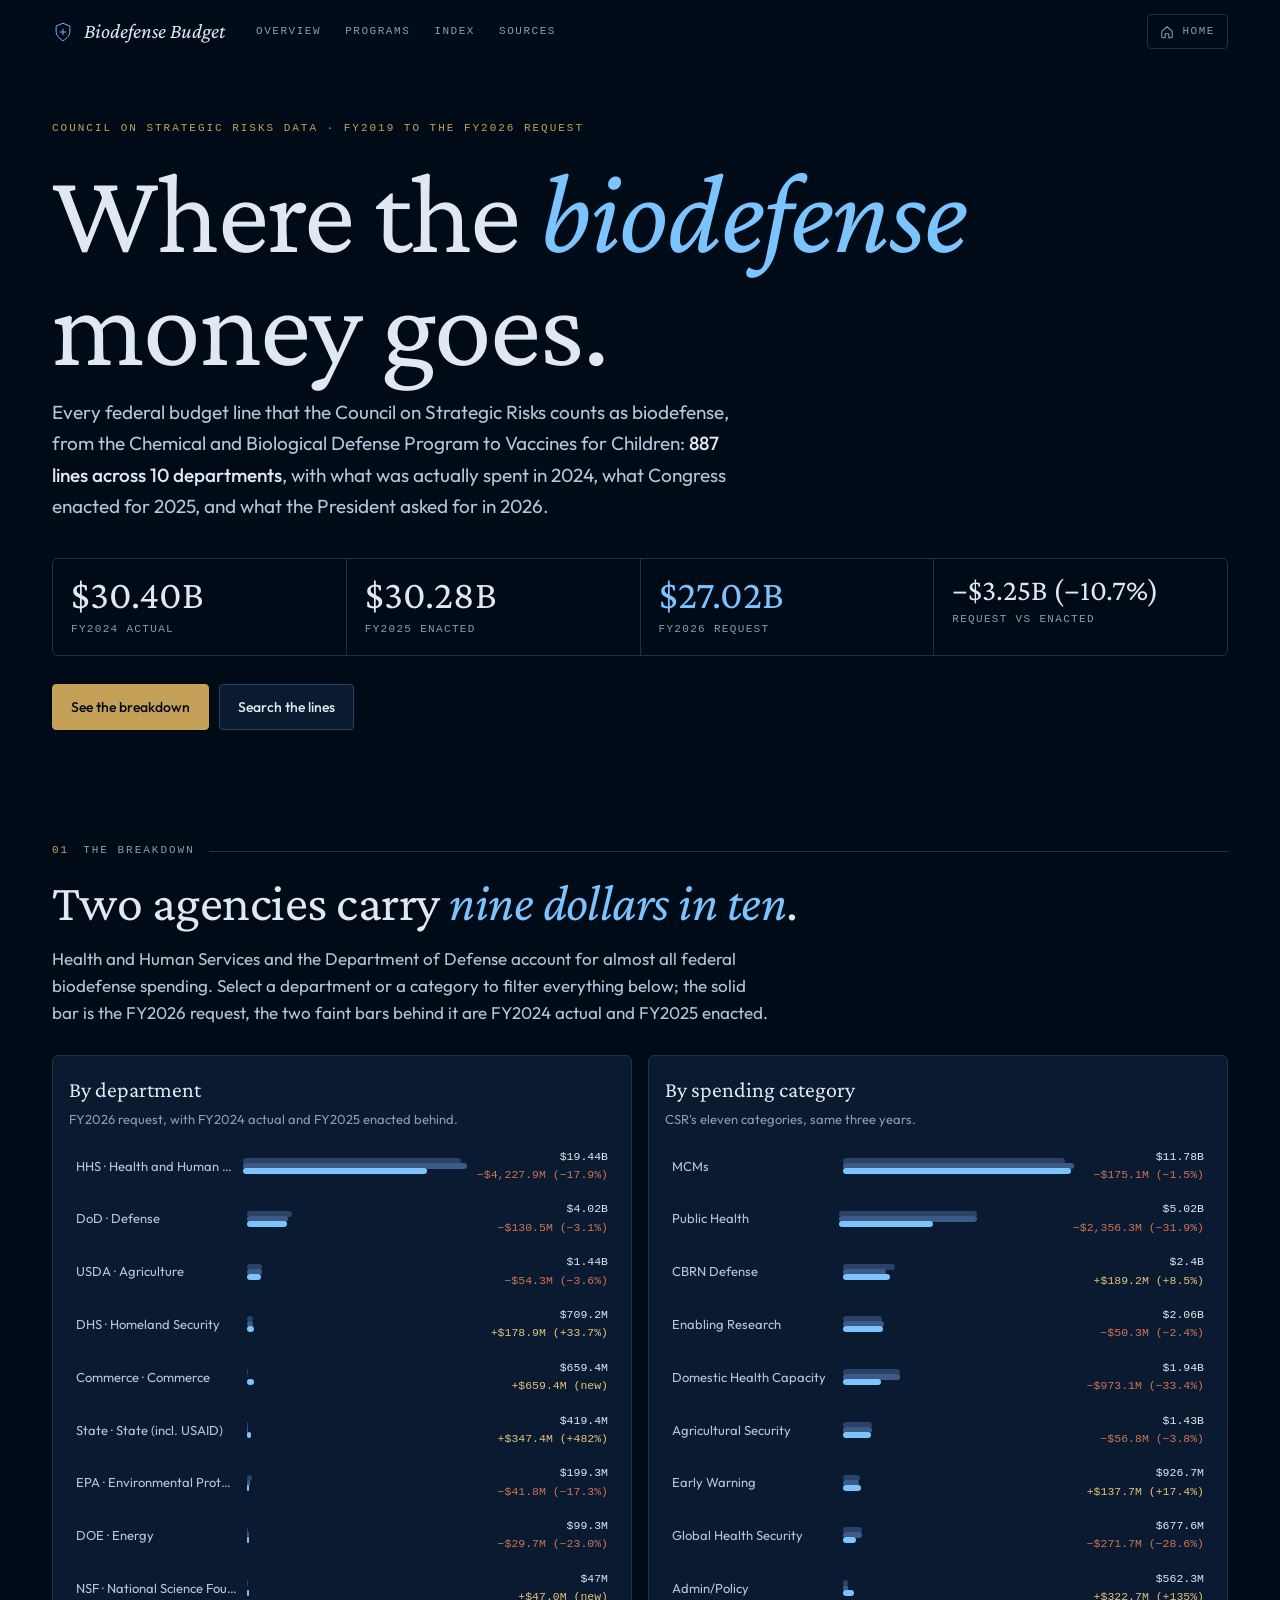
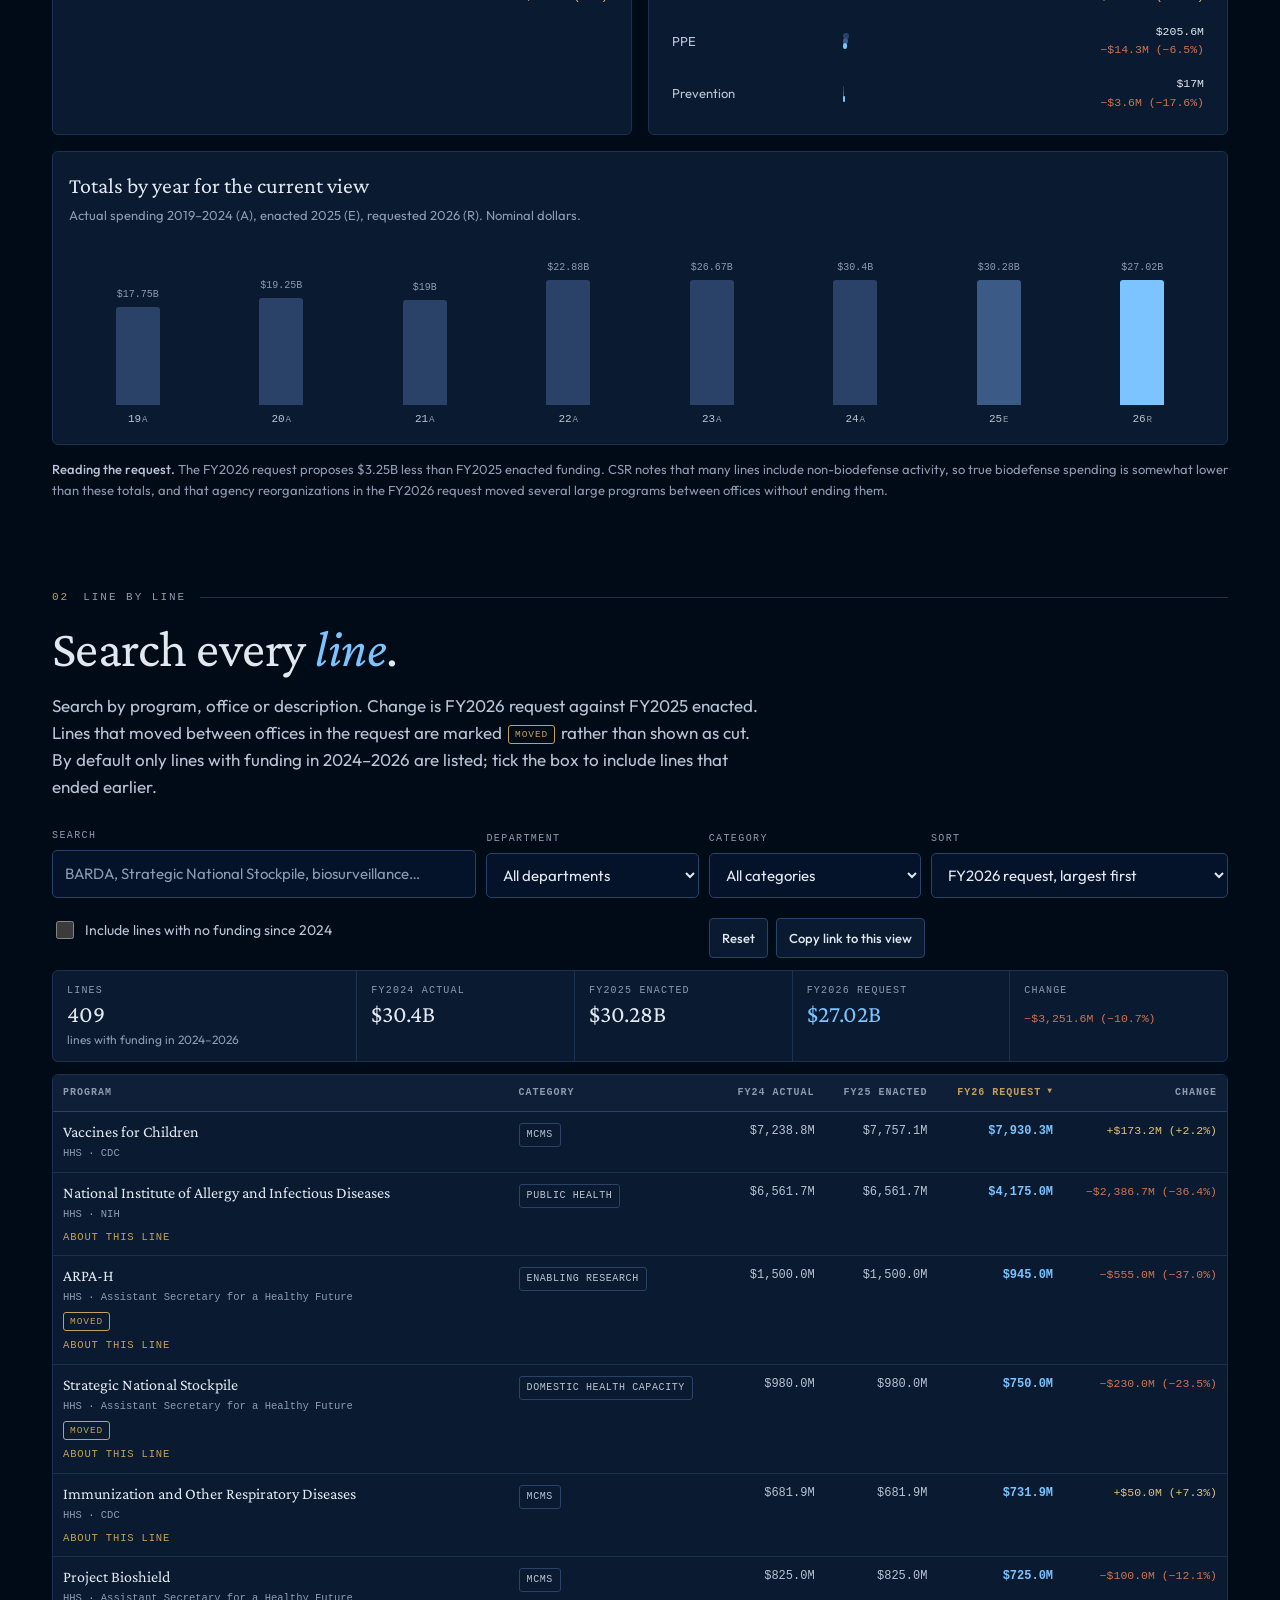
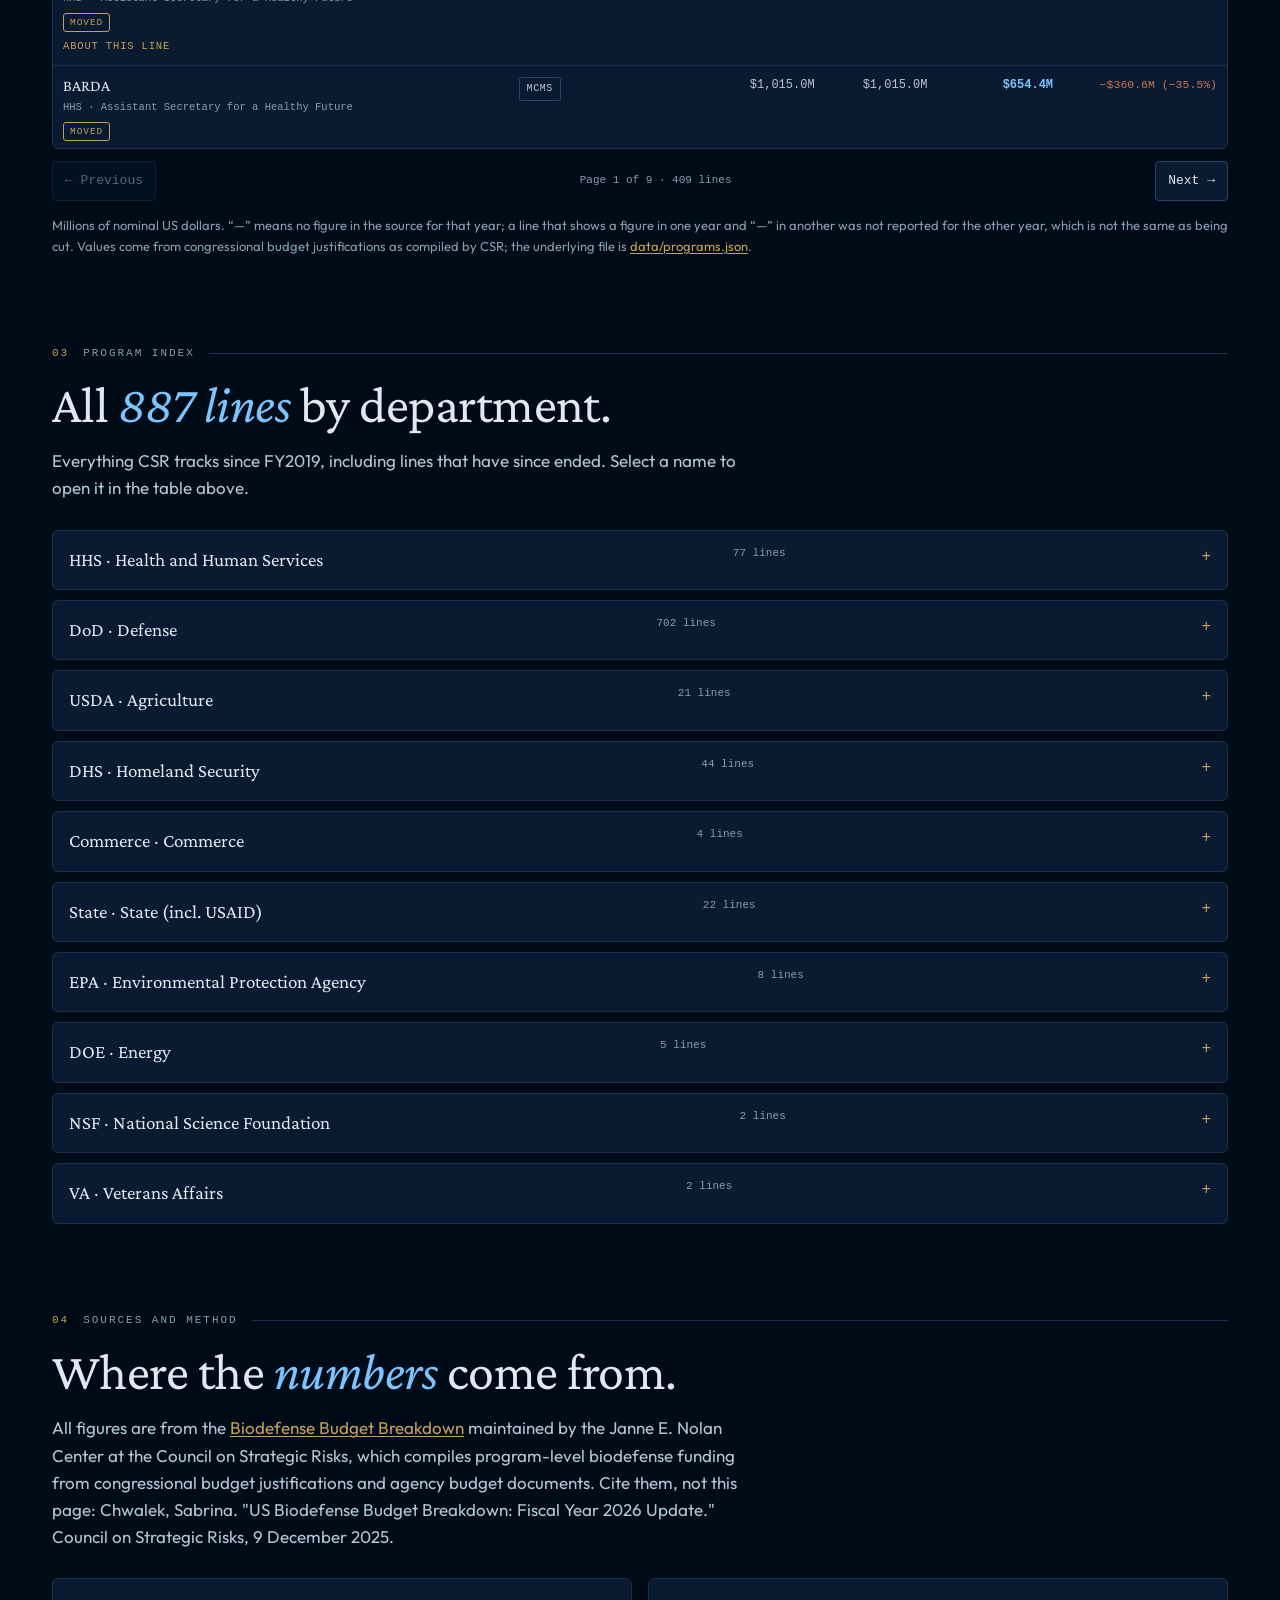
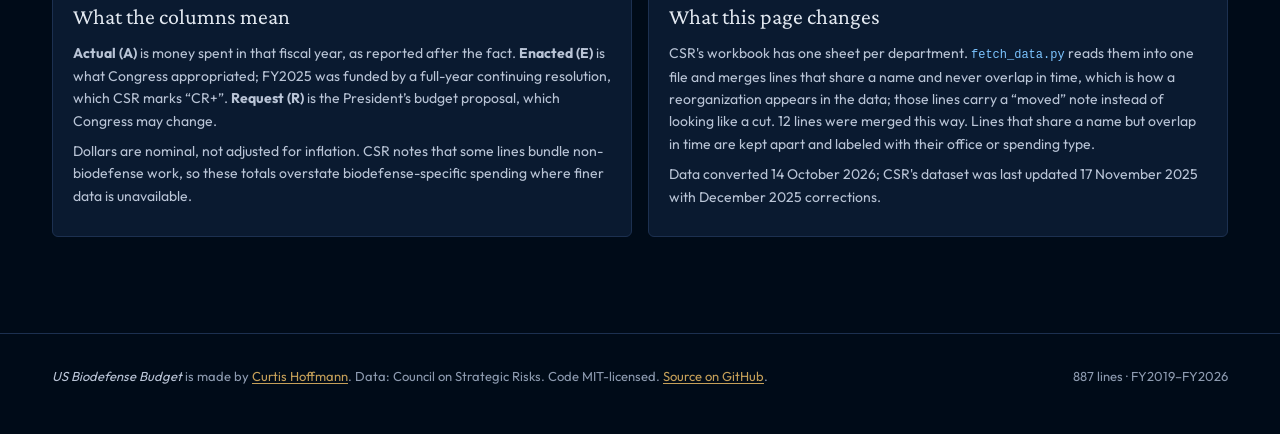
<file: index.html>
<!doctype html>
<html lang="en">
<head>
<meta charset="utf-8">
<meta name="viewport" content="width=device-width, initial-scale=1, viewport-fit=cover">
<title>US Biodefense Budget · every federal line, FY2019–FY2026</title>
<meta name="description" content="Where US biodefense money goes: 887 federal budget lines across 10 departments from the Council on Strategic Risks' Biodefense Budget Breakdown, with FY2024 actual, FY2025 enacted and FY2026 request figures, department and category totals, year-over-year change, and a searchable table.">
<meta name="author" content="Curtis Hoffmann">
<meta name="robots" content="index, follow, max-image-preview:large">
<meta name="theme-color" content="#000b18">
<meta name="color-scheme" content="dark">
<link rel="canonical" href="https://curtishoffmann.com/biodefense/">
<link rel="icon" href="assets/favicon.svg" type="image/svg+xml">
<link rel="icon" href="assets/favicon-32.png" sizes="32x32" type="image/png">
<link rel="apple-touch-icon" href="assets/apple-touch-icon.png">
<meta property="og:type" content="website">
<meta property="og:site_name" content="Curtis Hoffmann">
<meta property="og:title" content="US Biodefense Budget — $27.02B requested for FY2026">
<meta property="og:description" content="Every federal biodefense budget line, FY2019 to the FY2026 request, by department and category, with year-over-year change. Data from the Council on Strategic Risks.">
<meta property="og:url" content="https://curtishoffmann.com/biodefense/">
<meta property="og:image" content="https://curtishoffmann.com/biodefense/assets/og-image.png">
<meta property="og:image:width" content="1200">
<meta property="og:image:height" content="630">
<meta property="og:image:alt" content="US biodefense budget by department, FY2024 actual to FY2026 request">
<meta name="twitter:card" content="summary_large_image">
<meta name="twitter:title" content="US Biodefense Budget — $27.02B requested for FY2026">
<meta name="twitter:description" content="Every federal biodefense budget line by department and category, with year-over-year change.">
<meta name="twitter:image" content="https://curtishoffmann.com/biodefense/assets/og-image.png">
<link rel="preconnect" href="https://fonts.googleapis.com">
<link rel="preconnect" href="https://fonts.gstatic.com" crossorigin>
<link href="https://fonts.googleapis.com/css2?family=Crimson+Pro:ital,wght@0,400;0,600;1,400&family=Outfit:wght@400;500;600&display=swap" rel="stylesheet">
<link rel="stylesheet" href="assets/styles.css?v=cf7aec7b23">
<script type="application/ld+json">
{
 "@context": "https://schema.org",
 "@graph": [
  {
   "@type": "WebPage",
   "@id": "https://curtishoffmann.com/biodefense/",
   "url": "https://curtishoffmann.com/biodefense/",
   "name": "US Biodefense Budget, every federal line FY2019–FY2026",
   "description": "Interactive breakdown of US federal biodefense spending by department, category and program, from the Council on Strategic Risks' dataset.",
   "author": {
    "@type": "Person",
    "name": "Curtis Hoffmann",
    "url": "https://curtishoffmann.com/"
   },
   "dateModified": "2026-10-14",
   "isPartOf": {
    "@type": "WebSite",
    "name": "Curtis Hoffmann",
    "url": "https://curtishoffmann.com/"
   },
   "primaryImageOfPage": "https://curtishoffmann.com/biodefense/assets/og-image.png"
  },
  {
   "@type": "Dataset",
   "@id": "https://curtishoffmann.com/biodefense/data/programs.json",
   "name": "US biodefense budget lines (CSR Biodefense Budget Breakdown, reshaped)",
   "description": "887 federal biodefense budget lines with actual, enacted and requested funding FY2019–FY2026, by department, subunit and spending category.",
   "creator": {
    "@type": "Organization",
    "name": "Council on Strategic Risks, Janne E. Nolan Center",
    "url": "https://councilonstrategicrisks.org/"
   },
   "isBasedOn": "https://councilonstrategicrisks.org/nolan/biodefense-budget-breakdown/",
   "dateModified": "2026-10-14",
   "keywords": [
    "biodefense",
    "biosecurity",
    "federal budget",
    "HHS",
    "DoD",
    "BARDA",
    "Strategic National Stockpile"
   ],
   "distribution": {
    "@type": "DataDownload",
    "encodingFormat": "application/json",
    "contentUrl": "https://curtishoffmann.com/biodefense/data/programs.json"
   }
  },
  {
   "@type": "BreadcrumbList",
   "itemListElement": [
    {
     "@type": "ListItem",
     "position": 1,
     "name": "Curtis Hoffmann",
     "item": "https://curtishoffmann.com/"
    },
    {
     "@type": "ListItem",
     "position": 2,
     "name": "US Biodefense Budget",
     "item": "https://curtishoffmann.com/biodefense/"
    }
   ]
  }
 ]
}
</script>
</head>
<body>
<a class="skip-link" href="#main">Skip to content</a>

<nav class="nav" id="nav" aria-label="Page sections">
  <div class="nav-inner">
    <a class="nav-title" href="https://curtishoffmann.com/biodefense/"><svg class="mark" viewBox="0 0 48 48" fill="none" stroke="currentColor" stroke-width="2" aria-hidden="true"><path d="M24 5l15 6v11c0 9-6 16-15 21C15 38 9 31 9 22V11z"/><path d="M17 24h14M24 17v14"/></svg><span>Biodefense Budget</span></a>
    <button class="nav-toggle" id="nav-toggle" type="button" aria-label="Open section menu" aria-expanded="false" aria-controls="nav-links"><span></span><span></span><span></span></button>
    <div class="nav-links" id="nav-links">
      <a class="nav-link" href="#overview" data-target="overview">Overview</a>
      <a class="nav-link" href="#programs" data-target="programs">Programs</a>
      <a class="nav-link" href="#index" data-target="index">Index</a>
      <a class="nav-link" href="#sources" data-target="sources">Sources</a>
    </div>
    <a class="nav-home" href="https://curtishoffmann.com/" title="Curtis Hoffmann — home">
      <svg viewBox="0 0 24 24" fill="none" stroke="currentColor" stroke-width="1.8" stroke-linecap="round" stroke-linejoin="round" aria-hidden="true"><path d="M3 11l9-8 9 8v9a2 2 0 0 1-2 2h-4v-7H9v7H5a2 2 0 0 1-2-2v-9z"/></svg>
      <span class="lbl">Home</span>
    </a>
  </div>
</nav>

<main id="main">
<header class="hero wrap">
  <div class="eyebrow">Council on Strategic Risks data · FY2019 to the FY2026 request</div>
  <h1>Where the <em>biodefense</em> money goes.</h1>
  <p class="lead">Every federal budget line that the Council on Strategic Risks counts as biodefense, from the Chemical and Biological Defense Program to Vaccines for Children: <strong>887 lines across 10 departments</strong>, with what was actually spent in 2024, what Congress enacted for 2025, and what the President asked for in 2026.</p>
  <div class="stats" role="list">
    <div class="stat" role="listitem"><div class="num">$30.40B</div><div class="lbl">FY2024 actual</div></div>
    <div class="stat" role="listitem"><div class="num">$30.28B</div><div class="lbl">FY2025 enacted</div></div>
    <div class="stat" role="listitem"><div class="num">$27.02B</div><div class="lbl">FY2026 request</div></div>
    <div class="stat" role="listitem"><div class="num chg-hero">−$3.25B (−10.7%)</div><div class="lbl">request vs enacted</div></div>
  </div>
  <div class="hero-cta">
    <a class="btn primary" href="#overview">See the breakdown</a>
    <a class="btn" href="#programs">Search the lines</a>
  </div>
</header>

<!-- 01 Overview -->
<section id="overview" class="block wrap">
  <div class="section-label"><span class="num">01</span><span>The breakdown</span><span class="rule"></span></div>
  <h2>Two agencies carry <em>nine dollars in ten</em>.</h2>
  <p class="deck">Health and Human Services and the Department of Defense account for almost all federal biodefense spending. Select a department or a category to filter everything below; the solid bar is the FY2026 request, the two faint bars behind it are FY2024 actual and FY2025 enacted.</p>
  <div class="overview needs-data">
    <div class="card panel"><h3>By department</h3><p class="sub">FY2026 request, with FY2024 actual and FY2025 enacted behind.</p><div class="bars" id="chart-dept"></div></div>
    <div class="card panel"><h3>By spending category</h3><p class="sub">CSR's eleven categories, same three years.</p><div class="bars" id="chart-cat"></div></div>
  </div>
  <div class="card panel needs-data" style="margin-top:16px"><h3>Totals by year for the current view</h3><p class="sub">Actual spending 2019–2024 (A), enacted 2025 (E), requested 2026 (R). Nominal dollars.</p><div class="years" id="chart-years"></div></div>
  <p class="note"><strong>Reading the request.</strong> The FY2026 request proposes $3.25B less than FY2025 enacted funding. CSR notes that many lines include non-biodefense activity, so true biodefense spending is somewhat lower than these totals, and that agency reorganizations in the FY2026 request moved several large programs between offices without ending them.</p>
</section>

<!-- 02 Programs -->
<section id="programs" class="block wrap">
  <div class="section-label"><span class="num">02</span><span>Line by line</span><span class="rule"></span></div>
  <h2>Search every <em>line</em>.</h2>
  <p class="deck">Search by program, office or description. Change is FY2026 request against FY2025 enacted. Lines that moved between offices in the request are marked <span class="moved">moved</span> rather than shown as cut. By default only lines with funding in 2024–2026 are listed; tick the box to include lines that ended earlier.</p>
  <div class="filters">
    <div class="f-q"><label for="f-q">Search</label><input id="f-q" type="search" placeholder="BARDA, Strategic National Stockpile, biosurveillance…" autocomplete="off"></div>
    <div><label for="f-dept">Department</label><select id="f-dept"><option value="ALL">All departments</option></select></div>
    <div><label for="f-cat">Category</label><select id="f-cat"><option value="ALL">All categories</option></select></div>
    <div><label for="f-sort">Sort</label><select id="f-sort">
      <option value="2026R:desc">FY2026 request, largest first</option><option value="2026R:asc">FY2026 request, smallest first</option>
      <option value="2025E:desc">FY2025 enacted, largest first</option><option value="2024A:desc">FY2024 actual, largest first</option>
      <option value="change:desc">Biggest increases first</option><option value="change:asc">Biggest cuts first</option>
      <option value="program:asc">Program name A–Z</option><option value="dept:asc">Department A–Z</option><option value="category:asc">Category A–Z</option></select></div>
    <div class="f-all"><label class="check"><input id="f-all" type="checkbox"> Include lines with no funding since 2024</label></div>
    <div class="f-actions"><button class="btn small" type="button" id="f-reset">Reset</button><button class="btn small" type="button" id="f-copy">Copy link to this view</button></div>
  </div>
  <div class="summary card needs-data" aria-live="polite">
    <div><span class="k">Lines</span><span class="v" id="s-count">—</span><span class="s" id="s-scope"></span></div>
    <div><span class="k">FY2024 actual</span><span class="v" id="s-a">—</span></div>
    <div><span class="k">FY2025 enacted</span><span class="v" id="s-e">—</span></div>
    <div><span class="k">FY2026 request</span><span class="v req" id="s-r">—</span></div>
    <div><span class="k">Change</span><span class="v" id="s-chg">—</span></div>
  </div>
  <div class="card table-scroll needs-data">
    <table class="db" id="t">
      <caption class="sr-only">Biodefense budget lines; sortable</caption>
      <thead id="t-head"><tr>
        <th scope="col" data-k="program"><button type="button">Program</button></th>
        <th scope="col" data-k="category"><button type="button">Category</button></th>
        <th scope="col" data-k="2024A" class="num"><button type="button">FY24 actual</button></th>
        <th scope="col" data-k="2025E" class="num"><button type="button">FY25 enacted</button></th>
        <th scope="col" data-k="2026R" class="num"><button type="button">FY26 request</button></th>
        <th scope="col" data-k="change" class="num"><button type="button">Change</button></th>
      </tr></thead>
      <tbody id="t-body"></tbody>
    </table>
  </div>
  <div class="pager"><button class="btn small" type="button" id="pg-prev">← Previous</button><span id="pg-info">Page 1</span><button class="btn small" type="button" id="pg-next">Next →</button></div>
  <p class="note">Millions of nominal US dollars. “—” means no figure in the source for that year; a line that shows a figure in one year and “—” in another was not reported for the other year, which is not the same as being cut. Values come from congressional budget justifications as compiled by CSR; the underlying file is <a href="data/programs.json">data/programs.json</a>.</p>
</section>

<!-- 03 Index -->
<section id="index" class="block wrap">
  <div class="section-label"><span class="num">03</span><span>Program index</span><span class="rule"></span></div>
  <h2>All <em>887 lines</em> by department.</h2>
  <p class="deck">Everything CSR tracks since FY2019, including lines that have since ended. Select a name to open it in the table above.</p>
  <div class="pindex">
    <details class="card"><summary><span class="n">HHS · Health and Human Services</span><span class="c">77 lines</span></summary><ul><li><a href="#q=Biodefense Production of MCMs and Essential Medicines" data-q="Biodefense Production of MCMs and Essential Medicines">Biodefense Production of MCMs and Essential Medicines</a> <span class="u">ASPR</span></li><li><a href="#q=HHS Coordination Operations and Response Element (H-CORE)" data-q="HHS Coordination Operations and Response Element (H-CORE)">HHS Coordination Operations and Response Element (H-CORE)</a> <span class="u">ASPR</span></li><li><a href="#q=Hospital Preparedness" data-q="Hospital Preparedness">Hospital Preparedness</a> <span class="u">ASPR</span></li><li><a href="#q=Medical Reserve Corps" data-q="Medical Reserve Corps">Medical Reserve Corps</a> <span class="u">ASPR</span></li><li><a href="#q=Operations" data-q="Operations">Operations</a> <span class="u">ASPR</span></li><li><a href="#q=Pandemic Preparedness (Mandatory)" data-q="Pandemic Preparedness (Mandatory)">Pandemic Preparedness (Mandatory)</a> <span class="u">ASPR</span></li><li><a href="#q=Pandemic Preparedness (via PHSSEF) [ASPR]" data-q="Pandemic Preparedness (via PHSSEF) [ASPR]">Pandemic Preparedness (via PHSSEF) [ASPR]</a> <span class="u">ASPR</span></li><li><a href="#q=Pandemic and Response Innovation (formerly Preparedness and Response Innovation)" data-q="Pandemic and Response Innovation (formerly Preparedness and Response Innovation)">Pandemic and Response Innovation (formerly Preparedness and Response Innovation)</a> <span class="u">ASPR</span></li><li><a href="#q=Policy and Planning" data-q="Policy and Planning">Policy and Planning</a> <span class="u">ASPR</span></li><li><a href="#q=Preparedness and Emergency Operations" data-q="Preparedness and Emergency Operations">Preparedness and Emergency Operations</a> <span class="u">ASPR</span></li><li><a href="#q=ARPA-H" data-q="ARPA-H">ARPA-H</a> <span class="u">Assistant Secretary for a Healthy Future</span></li><li><a href="#q=BARDA" data-q="BARDA">BARDA</a> <span class="u">Assistant Secretary for a Healthy Future</span></li><li><a href="#q=Pandemic Influenza" data-q="Pandemic Influenza">Pandemic Influenza</a> <span class="u">Assistant Secretary for a Healthy Future</span></li><li><a href="#q=Pandemic Preparedness and Biodefense Discretionary" data-q="Pandemic Preparedness and Biodefense Discretionary">Pandemic Preparedness and Biodefense Discretionary</a> <span class="u">Assistant Secretary for a Healthy Future</span></li><li><a href="#q=Program Management and Operations" data-q="Program Management and Operations">Program Management and Operations</a> <span class="u">Assistant Secretary for a Healthy Future</span></li><li><a href="#q=Project Bioshield" data-q="Project Bioshield">Project Bioshield</a> <span class="u">Assistant Secretary for a Healthy Future</span></li><li><a href="#q=Strategic National Stockpile" data-q="Strategic National Stockpile">Strategic National Stockpile</a> <span class="u">Assistant Secretary for a Healthy Future</span></li><li><a href="#q=Academic Centers for Public Health Preparedness" data-q="Academic Centers for Public Health Preparedness">Academic Centers for Public Health Preparedness</a> <span class="u">CDC</span></li><li><a href="#q=Advanced Molecular Detection" data-q="Advanced Molecular Detection">Advanced Molecular Detection</a> <span class="u">CDC</span></li><li><a href="#q=Advancing Laboratory Science" data-q="Advancing Laboratory Science">Advancing Laboratory Science</a> <span class="u">CDC</span></li><li><a href="#q=Antimicrobial Resistance Initiative" data-q="Antimicrobial Resistance Initiative">Antimicrobial Resistance Initiative</a> <span class="u">CDC</span></li><li><a href="#q=CDC Preparedness and Response" data-q="CDC Preparedness and Response">CDC Preparedness and Response</a> <span class="u">CDC</span></li><li><a href="#q=Center for Forecasting Epidemics and Outbreak Analytics" data-q="Center for Forecasting Epidemics and Outbreak Analytics">Center for Forecasting Epidemics and Outbreak Analytics</a> <span class="u">CDC</span></li><li><a href="#q=Emerging Infectious Diseases" data-q="Emerging Infectious Diseases">Emerging Infectious Diseases</a> <span class="u">CDC</span></li><li><a href="#q=Epidemiological and Laboratory Capacity Program" data-q="Epidemiological and Laboratory Capacity Program">Epidemiological and Laboratory Capacity Program</a> <span class="u">CDC</span></li><li><a href="#q=Global Public Health Protection" data-q="Global Public Health Protection">Global Public Health Protection</a> <span class="u">CDC</span></li><li><a href="#q=Global health" data-q="Global health">Global health</a> <span class="u">CDC</span></li><li><a href="#q=H-CORE" data-q="H-CORE">H-CORE</a> <span class="u">CDC</span></li><li><a href="#q=Health Care Readiness and Recovery" data-q="Health Care Readiness and Recovery">Health Care Readiness and Recovery</a> <span class="u">CDC</span></li><li><a href="#q=Immunization and Other Respiratory Diseases" data-q="Immunization and Other Respiratory Diseases">Immunization and Other Respiratory Diseases</a> <span class="u">CDC</span></li><li><a href="#q=Infectious Disease Rapid Response Reserve Fund" data-q="Infectious Disease Rapid Response Reserve Fund">Infectious Disease Rapid Response Reserve Fund</a> <span class="u">CDC</span></li><li><a href="#q=Influenza Planning and Response" data-q="Influenza Planning and Response">Influenza Planning and Response</a> <span class="u">CDC</span></li><li><a href="#q=NIOSH Personal Protective Technology" data-q="NIOSH Personal Protective Technology">NIOSH Personal Protective Technology</a> <span class="u">CDC</span></li><li><a href="#q=National Disaster Medical System" data-q="National Disaster Medical System">National Disaster Medical System</a> <span class="u">CDC</span></li><li><a href="#q=National Healthcare Safety Network (NHSN)" data-q="National Healthcare Safety Network (NHSN)">National Healthcare Safety Network (NHSN)</a> <span class="u">CDC</span></li><li><a href="#q=Pandemic Preparedness" data-q="Pandemic Preparedness">Pandemic Preparedness</a> <span class="u">CDC</span></li><li><a href="#q=Pandemic Preparedness and Biodefense (via PHSSEF)" data-q="Pandemic Preparedness and Biodefense (via PHSSEF)">Pandemic Preparedness and Biodefense (via PHSSEF)</a> <span class="u">CDC</span></li><li><a href="#q=Preparedness and Response Innovation" data-q="Preparedness and Response Innovation">Preparedness and Response Innovation</a> <span class="u">CDC</span></li><li><a href="#q=Public Health Data Modernization Initiative" data-q="Public Health Data Modernization Initiative">Public Health Data Modernization Initiative</a> <span class="u">CDC</span></li><li><a href="#q=Public Health Emergency Preparedness Cooperative Agreement" data-q="Public Health Emergency Preparedness Cooperative Agreement">Public Health Emergency Preparedness Cooperative Agreement</a> <span class="u">CDC</span></li><li><a href="#q=Public Health Infrastructure and Capacity" data-q="Public Health Infrastructure and Capacity">Public Health Infrastructure and Capacity</a> <span class="u">CDC</span></li><li><a href="#q=Public Health Preparedness and Response" data-q="Public Health Preparedness and Response">Public Health Preparedness and Response</a> <span class="u">CDC</span></li><li><a href="#q=Ready Response Enterprise Data Integration Platform/Forecasting and Outbreak Analytics" data-q="Ready Response Enterprise Data Integration Platform/Forecasting and Outbreak Analytics">Ready Response Enterprise Data Integration Platform/Forecasting and Outbreak Analytics</a> <span class="u">CDC</span></li><li><a href="#q=Response Ready Enterprise Data Integration" data-q="Response Ready Enterprise Data Integration">Response Ready Enterprise Data Integration</a> <span class="u">CDC</span></li><li><a href="#q=Surveillance, Epidemiology, and Informatics" data-q="Surveillance, Epidemiology, and Informatics">Surveillance, Epidemiology, and Informatics</a> <span class="u">CDC</span></li><li><a href="#q=Travel and Port Health Protection" data-q="Travel and Port Health Protection">Travel and Port Health Protection</a> <span class="u">CDC</span></li><li><a href="#q=Vaccines for Adults" data-q="Vaccines for Adults">Vaccines for Adults</a> <span class="u">CDC</span></li><li><a href="#q=Vaccines for Children" data-q="Vaccines for Children">Vaccines for Children</a> <span class="u">CDC</span></li><li><a href="#q=Vector-Borne Diseases" data-q="Vector-Borne Diseases">Vector-Borne Diseases</a> <span class="u">CDC</span></li><li><a href="#q=Build Core Capabilities &amp; Focus on Evaluation of Vaccines and Therapeutics" data-q="Build Core Capabilities &amp; Focus on Evaluation of Vaccines and Therapeutics">Build Core Capabilities &amp; Focus on Evaluation of Vaccines and Therapeutics</a> <span class="u">FDA</span></li><li><a href="#q=Modernize FDA Safety Surveillance and Oversight, Foreign Inspections, Harmonize Premarket Review of Medical Products, and Reduce Zoonotic Pathogen Spillover" data-q="Modernize FDA Safety Surveillance and Oversight, Foreign Inspections, Harmonize Premarket Review of Medical Products, and Reduce Zoonotic Pathogen Spillover">Modernize FDA Safety Surveillance and Oversight, Foreign Inspections, Harmonize Premarket Review of Medical Products, and Reduce Zoonotic Pathogen Spillover</a> <span class="u">FDA</span></li><li><a href="#q=Pandemic Preparedness (via PHSSEF) [FDA]" data-q="Pandemic Preparedness (via PHSSEF) [FDA]">Pandemic Preparedness (via PHSSEF) [FDA]</a> <span class="u">FDA</span></li><li><a href="#q=Shortages and Supply Chain" data-q="Shortages and Supply Chain">Shortages and Supply Chain</a> <span class="u">FDA</span></li><li><a href="#q=Speed Diagnostic Development, Expand Test Validation Capacity, and Develop Common Performance Standards" data-q="Speed Diagnostic Development, Expand Test Validation Capacity, and Develop Common Performance Standards">Speed Diagnostic Development, Expand Test Validation Capacity, and Develop Common Performance Standards</a> <span class="u">FDA</span></li><li><a href="#q=Fogarty International Center" data-q="Fogarty International Center">Fogarty International Center</a> <span class="u">NIH</span></li><li><a href="#q=Fogarty International Center: Development of Human Resources for Global Health" data-q="Fogarty International Center: Development of Human Resources for Global Health">Fogarty International Center: Development of Human Resources for Global Health</a> <span class="u">NIH</span></li><li><a href="#q=Fogarty International Center: International Colloborative Research" data-q="Fogarty International Center: International Colloborative Research">Fogarty International Center: International Colloborative Research</a> <span class="u">NIH</span></li><li><a href="#q=Fogarty International Center: Research Capacity Strengthening" data-q="Fogarty International Center: Research Capacity Strengthening">Fogarty International Center: Research Capacity Strengthening</a> <span class="u">NIH</span></li><li><a href="#q=Fogarty International Center: Research Managment and Support" data-q="Fogarty International Center: Research Managment and Support">Fogarty International Center: Research Managment and Support</a> <span class="u">NIH</span></li><li><a href="#q=NIBIB: Division of Health Informatics and Technologies" data-q="NIBIB: Division of Health Informatics and Technologies">NIBIB: Division of Health Informatics and Technologies</a> <span class="u">NIH</span></li><li><a href="#q=NIBIB: RADx" data-q="NIBIB: RADx">NIBIB: RADx</a> <span class="u">NIH</span></li><li><a href="#q=National Institute of Allergy and Infectious Diseases" data-q="National Institute of Allergy and Infectious Diseases">National Institute of Allergy and Infectious Diseases</a> <span class="u">NIH</span></li><li><a href="#q=Office of the Director: RADx" data-q="Office of the Director: RADx">Office of the Director: RADx</a> <span class="u">NIH</span></li><li><a href="#q=Pandemic Preparedness (via PHSSEF) [NIH]" data-q="Pandemic Preparedness (via PHSSEF) [NIH]">Pandemic Preparedness (via PHSSEF) [NIH]</a> <span class="u">NIH</span></li><li><a href="#q=Cybersecurity" data-q="Cybersecurity">Cybersecurity</a> <span class="u">Office of the Chief Technology Officer</span></li><li><a href="#q=HHS Biosafety and Biosecurity Coordinating Council" data-q="HHS Biosafety and Biosecurity Coordinating Council">HHS Biosafety and Biosecurity Coordinating Council</a> <span class="u">Office of the Secretary</span></li><li><a href="#q=Healthcare and Public Health Sector Risk Management Agency Program Management" data-q="Healthcare and Public Health Sector Risk Management Agency Program Management">Healthcare and Public Health Sector Risk Management Agency Program Management</a> <span class="u">Office of the Secretary</span></li><li><a href="#q=National Science Advisory Board for Biosecurity" data-q="National Science Advisory Board for Biosecurity">National Science Advisory Board for Biosecurity</a> <span class="u">Office of the Secretary</span></li><li><a href="#q=OASH Commissioned Corps Ready Reserve (PHSSEF)" data-q="OASH Commissioned Corps Ready Reserve (PHSSEF)">OASH Commissioned Corps Ready Reserve (PHSSEF)</a> <span class="u">Office of the Secretary</span></li><li><a href="#q=OASH Public Health and Emergency Response Strike Team (PHSSEF)" data-q="OASH Public Health and Emergency Response Strike Team (PHSSEF)">OASH Public Health and Emergency Response Strike Team (PHSSEF)</a> <span class="u">Office of the Secretary</span></li><li><a href="#q=OASH USPHS Readiness &amp; Training (PHSSEF)" data-q="OASH USPHS Readiness &amp; Training (PHSSEF)">OASH USPHS Readiness &amp; Training (PHSSEF)</a> <span class="u">Office of the Secretary</span></li><li><a href="#q=OCIO Cybersecurity (PHSSEF)" data-q="OCIO Cybersecurity (PHSSEF)">OCIO Cybersecurity (PHSSEF)</a> <span class="u">Office of the Secretary</span></li><li><a href="#q=OGA Pandemic Influenza (PHSSEF)" data-q="OGA Pandemic Influenza (PHSSEF)">OGA Pandemic Influenza (PHSSEF)</a> <span class="u">Office of the Secretary</span></li><li><a href="#q=Office of National Security (PHSSEF)" data-q="Office of National Security (PHSSEF)">Office of National Security (PHSSEF)</a> <span class="u">Office of the Secretary</span></li><li><a href="#q=President&#x27;s Advisory Committee on Combating Antibiotic-Resistant Bacteria" data-q="President&#x27;s Advisory Committee on Combating Antibiotic-Resistant Bacteria">President&#x27;s Advisory Committee on Combating Antibiotic-Resistant Bacteria</a> <span class="u">Office of the Secretary</span></li><li><a href="#q=Public Health Emergency Fund (PHSSEF)" data-q="Public Health Emergency Fund (PHSSEF)">Public Health Emergency Fund (PHSSEF)</a> <span class="u">Office of the Secretary</span></li><li><a href="#q=Supply Chain Coordination Office" data-q="Supply Chain Coordination Office">Supply Chain Coordination Office</a> <span class="u">Office of the Secretary</span></li></ul></details>
    <details class="card"><summary><span class="n">DoD · Defense</span><span class="c">702 lines</span></summary><ul><li><a href="#q=CA4: Advanced Emerging Threat Defense (AET DEFENSE)" data-q="CA4: Advanced Emerging Threat Defense (AET DEFENSE)">CA4: Advanced Emerging Threat Defense (AET DEFENSE)</a> <span class="u">Chemical and Biological Defense Program</span></li><li><a href="#q=CA4: Biosurveillance (BSV)" data-q="CA4: Biosurveillance (BSV)">CA4: Biosurveillance (BSV)</a> <span class="u">Chemical and Biological Defense Program</span></li><li><a href="#q=CA4: CBRN Support to Command and Control (CSC2) [PE 0603384BP 2]" data-q="CA4: CBRN Support to Command and Control (CSC2) [PE 0603384BP 2]">CA4: CBRN Support to Command and Control (CSC2) [PE 0603384BP 2]</a> <span class="u">Chemical and Biological Defense Program</span></li><li><a href="#q=CA4: CBRN Support to Command and Control (CSC2) [PE 0603384BP 3]" data-q="CA4: CBRN Support to Command and Control (CSC2) [PE 0603384BP 3]">CA4: CBRN Support to Command and Control (CSC2) [PE 0603384BP 3]</a> <span class="u">Chemical and Biological Defense Program</span></li><li><a href="#q=CA4: CBRN Support to Command and Control (CSC2) [PE 0603384BP]" data-q="CA4: CBRN Support to Command and Control (CSC2) [PE 0603384BP]">CA4: CBRN Support to Command and Control (CSC2) [PE 0603384BP]</a> <span class="u">Chemical and Biological Defense Program</span></li><li><a href="#q=CA4: Chemical Biological Radiological Nuclear, Dismounted Reconnaissance Sets (CBRN DRS)" data-q="CA4: Chemical Biological Radiological Nuclear, Dismounted Reconnaissance Sets (CBRN DRS)">CA4: Chemical Biological Radiological Nuclear, Dismounted Reconnaissance Sets (CBRN DRS)</a> <span class="u">Chemical and Biological Defense Program</span></li><li><a href="#q=CA4: Chemical Biological Radiological and Nuclear (CBRN) Sensor Integration on Robotics Platforms (CSIRP)" data-q="CA4: Chemical Biological Radiological and Nuclear (CBRN) Sensor Integration on Robotics Platforms (CSIRP)">CA4: Chemical Biological Radiological and Nuclear (CBRN) Sensor Integration on Robotics Platforms (CSIRP)</a> <span class="u">Chemical and Biological Defense Program</span></li><li><a href="#q=CA4: Enhanced Capability Demonstration Integrated Early Warning (ECD IEW) [PE 0603384BP 2]" data-q="CA4: Enhanced Capability Demonstration Integrated Early Warning (ECD IEW) [PE 0603384BP 2]">CA4: Enhanced Capability Demonstration Integrated Early Warning (ECD IEW) [PE 0603384BP 2]</a> <span class="u">Chemical and Biological Defense Program</span></li><li><a href="#q=CA4: Enhanced Capability Demonstration Integrated Early Warning (ECD IEW) [PE 0603384BP 3]" data-q="CA4: Enhanced Capability Demonstration Integrated Early Warning (ECD IEW) [PE 0603384BP 3]">CA4: Enhanced Capability Demonstration Integrated Early Warning (ECD IEW) [PE 0603384BP 3]</a> <span class="u">Chemical and Biological Defense Program</span></li><li><a href="#q=CA4: Enhanced Capability Demonstration Integrated Early Warning (ECD IEW) [PE 0603384BP]" data-q="CA4: Enhanced Capability Demonstration Integrated Early Warning (ECD IEW) [PE 0603384BP]">CA4: Enhanced Capability Demonstration Integrated Early Warning (ECD IEW) [PE 0603384BP]</a> <span class="u">Chemical and Biological Defense Program</span></li><li><a href="#q=CA4: Enhanced Capability Demonstration Joint Chemical Biological Radiological Nuclear Advanced Capability Sets (ECD JCACS) [PE 0603384BP 2]" data-q="CA4: Enhanced Capability Demonstration Joint Chemical Biological Radiological Nuclear Advanced Capability Sets (ECD JCACS) [PE 0603384BP 2]">CA4: Enhanced Capability Demonstration Joint Chemical Biological Radiological Nuclear Advanced Capability Sets (ECD JCACS) [PE 0603384BP 2]</a> <span class="u">Chemical and Biological Defense Program</span></li><li><a href="#q=CA4: Enhanced Capability Demonstration Joint Chemical Biological Radiological Nuclear Advanced Capability Sets (ECD JCACS) [PE 0603384BP]" data-q="CA4: Enhanced Capability Demonstration Joint Chemical Biological Radiological Nuclear Advanced Capability Sets (ECD JCACS) [PE 0603384BP]">CA4: Enhanced Capability Demonstration Joint Chemical Biological Radiological Nuclear Advanced Capability Sets (ECD JCACS) [PE 0603384BP]</a> <span class="u">Chemical and Biological Defense Program</span></li><li><a href="#q=CA5: AET Defense" data-q="CA5: AET Defense">CA5: AET Defense</a> <span class="u">Chemical and Biological Defense Program</span></li><li><a href="#q=CA5: CBRN Sensor Integration onto Robotic Platforms (CSIRP)" data-q="CA5: CBRN Sensor Integration onto Robotic Platforms (CSIRP)">CA5: CBRN Sensor Integration onto Robotic Platforms (CSIRP)</a> <span class="u">Chemical and Biological Defense Program</span></li><li><a href="#q=CA5: EMBD [PE 0603384BP 2]" data-q="CA5: EMBD [PE 0603384BP 2]">CA5: EMBD [PE 0603384BP 2]</a> <span class="u">Chemical and Biological Defense Program</span></li><li><a href="#q=CA5: EMBD [PE 0603384BP]" data-q="CA5: EMBD [PE 0603384BP]">CA5: EMBD [PE 0603384BP]</a> <span class="u">Chemical and Biological Defense Program</span></li><li><a href="#q=CA5: GBTI" data-q="CA5: GBTI">CA5: GBTI</a> <span class="u">Chemical and Biological Defense Program</span></li><li><a href="#q=CA5: JBTDS [PE 0603384BP 2]" data-q="CA5: JBTDS [PE 0603384BP 2]">CA5: JBTDS [PE 0603384BP 2]</a> <span class="u">Chemical and Biological Defense Program</span></li><li><a href="#q=CA5: JBTDS [PE 0603384BP]" data-q="CA5: JBTDS [PE 0603384BP]">CA5: JBTDS [PE 0603384BP]</a> <span class="u">Chemical and Biological Defense Program</span></li><li><a href="#q=CA5: JHBI" data-q="CA5: JHBI">CA5: JHBI</a> <span class="u">Chemical and Biological Defense Program</span></li><li><a href="#q=CA5: JNBCRS 1 (NBCRV SSU) [PE 0603384BP 2]" data-q="CA5: JNBCRS 1 (NBCRV SSU) [PE 0603384BP 2]">CA5: JNBCRS 1 (NBCRV SSU) [PE 0603384BP 2]</a> <span class="u">Chemical and Biological Defense Program</span></li><li><a href="#q=CA5: JNBCRS 1 (NBCRV SSU) [PE 0603384BP]" data-q="CA5: JNBCRS 1 (NBCRV SSU) [PE 0603384BP]">CA5: JNBCRS 1 (NBCRV SSU) [PE 0603384BP]</a> <span class="u">Chemical and Biological Defense Program</span></li><li><a href="#q=CA5: NBCRV SSU [PE 0603384BP 2]" data-q="CA5: NBCRV SSU [PE 0603384BP 2]">CA5: NBCRV SSU [PE 0603384BP 2]</a> <span class="u">Chemical and Biological Defense Program</span></li><li><a href="#q=CA5: NBCRV SSU [PE 0603384BP]" data-q="CA5: NBCRV SSU [PE 0603384BP]">CA5: NBCRV SSU [PE 0603384BP]</a> <span class="u">Chemical and Biological Defense Program</span></li><li><a href="#q=CA7: Chemical Biological Radiological Nuclear Dismounted Reconnaissance Systems (CBRN DRS) [RDT&amp;E · Chemical and Biological Defense Program 2]" data-q="CA7: Chemical Biological Radiological Nuclear Dismounted Reconnaissance Systems (CBRN DRS) [RDT&amp;E · Chemical and Biological Defense Program 2]">CA7: Chemical Biological Radiological Nuclear Dismounted Reconnaissance Systems (CBRN DRS) [RDT&amp;E · Chemical and Biological Defense Program 2]</a> <span class="u">Chemical and Biological Defense Program</span></li><li><a href="#q=CA7: Chemical Biological Radiological Nuclear Dismounted Reconnaissance Systems (CBRN DRS) [RDT&amp;E · Chemical and Biological Defense Program]" data-q="CA7: Chemical Biological Radiological Nuclear Dismounted Reconnaissance Systems (CBRN DRS) [RDT&amp;E · Chemical and Biological Defense Program]">CA7: Chemical Biological Radiological Nuclear Dismounted Reconnaissance Systems (CBRN DRS) [RDT&amp;E · Chemical and Biological Defense Program]</a> <span class="u">Chemical and Biological Defense Program</span></li><li><a href="#q=CA7: Enhanced Maritime Biological Detection (EMBD)" data-q="CA7: Enhanced Maritime Biological Detection (EMBD)">CA7: Enhanced Maritime Biological Detection (EMBD)</a> <span class="u">Chemical and Biological Defense Program</span></li><li><a href="#q=CA7: Expeditionary Analytic Modernization (EXANA MOD)" data-q="CA7: Expeditionary Analytic Modernization (EXANA MOD)">CA7: Expeditionary Analytic Modernization (EXANA MOD)</a> <span class="u">Chemical and Biological Defense Program</span></li><li><a href="#q=CA7: Modernization Sensors (MOD SEN)" data-q="CA7: Modernization Sensors (MOD SEN)">CA7: Modernization Sensors (MOD SEN)</a> <span class="u">Chemical and Biological Defense Program</span></li><li><a href="#q=CB2: Air Purification Enhancements" data-q="CB2: Air Purification Enhancements">CB2: Air Purification Enhancements</a> <span class="u">Chemical and Biological Defense Program</span></li><li><a href="#q=CB2: All-Hazards &amp; Respiratory Protection" data-q="CB2: All-Hazards &amp; Respiratory Protection">CB2: All-Hazards &amp; Respiratory Protection</a> <span class="u">Chemical and Biological Defense Program</span></li><li><a href="#q=CB2: CARES Act: - ProBE: Proteomic/Multi-omic Biothreat Evaluation" data-q="CB2: CARES Act: - ProBE: Proteomic/Multi-omic Biothreat Evaluation">CB2: CARES Act: - ProBE: Proteomic/Multi-omic Biothreat Evaluation</a> <span class="u">Chemical and Biological Defense Program</span></li><li><a href="#q=CB2: CARES Act: Reusable N95 Masks to DEVCOM CBC" data-q="CB2: CARES Act: Reusable N95 Masks to DEVCOM CBC">CB2: CARES Act: Reusable N95 Masks to DEVCOM CBC</a> <span class="u">Chemical and Biological Defense Program</span></li><li><a href="#q=CB2: CBRN Battlespace Surveillance, Alerting &amp; Response" data-q="CB2: CBRN Battlespace Surveillance, Alerting &amp; Response">CB2: CBRN Battlespace Surveillance, Alerting &amp; Response</a> <span class="u">Chemical and Biological Defense Program</span></li><li><a href="#q=CB2: CBRN Decision Aids" data-q="CB2: CBRN Decision Aids">CB2: CBRN Decision Aids</a> <span class="u">Chemical and Biological Defense Program</span></li><li><a href="#q=CB2: CBRN Situational Awareness" data-q="CB2: CBRN Situational Awareness">CB2: CBRN Situational Awareness</a> <span class="u">Chemical and Biological Defense Program</span></li><li><a href="#q=CB2: Data Analysis" data-q="CB2: Data Analysis">CB2: Data Analysis</a> <span class="u">Chemical and Biological Defense Program</span></li><li><a href="#q=CB2: Decision Analysis and Management" data-q="CB2: Decision Analysis and Management">CB2: Decision Analysis and Management</a> <span class="u">Chemical and Biological Defense Program</span></li><li><a href="#q=CB2: Detection Sensor Technologies" data-q="CB2: Detection Sensor Technologies">CB2: Detection Sensor Technologies</a> <span class="u">Chemical and Biological Defense Program</span></li><li><a href="#q=CB2: Distributed CB Reconnaissance" data-q="CB2: Distributed CB Reconnaissance">CB2: Distributed CB Reconnaissance</a> <span class="u">Chemical and Biological Defense Program</span></li><li><a href="#q=CB2: Employment Characterization" data-q="CB2: Employment Characterization">CB2: Employment Characterization</a> <span class="u">Chemical and Biological Defense Program</span></li><li><a href="#q=CB2: Enhanced Survivability Coatings" data-q="CB2: Enhanced Survivability Coatings">CB2: Enhanced Survivability Coatings</a> <span class="u">Chemical and Biological Defense Program</span></li><li><a href="#q=CB2: Enhanced/Emerging Biothreat Sensing" data-q="CB2: Enhanced/Emerging Biothreat Sensing">CB2: Enhanced/Emerging Biothreat Sensing</a> <span class="u">Chemical and Biological Defense Program</span></li><li><a href="#q=CB2: Environmental Response" data-q="CB2: Environmental Response">CB2: Environmental Response</a> <span class="u">Chemical and Biological Defense Program</span></li><li><a href="#q=CB2: Equipment Decontamination" data-q="CB2: Equipment Decontamination">CB2: Equipment Decontamination</a> <span class="u">Chemical and Biological Defense Program</span></li><li><a href="#q=CB2: First Look (Chemical and Biological)" data-q="CB2: First Look (Chemical and Biological)">CB2: First Look (Chemical and Biological)</a> <span class="u">Chemical and Biological Defense Program</span></li><li><a href="#q=CB2: Hazard Prediction" data-q="CB2: Hazard Prediction">CB2: Hazard Prediction</a> <span class="u">Chemical and Biological Defense Program</span></li><li><a href="#q=CB2: Host Response" data-q="CB2: Host Response">CB2: Host Response</a> <span class="u">Chemical and Biological Defense Program</span></li><li><a href="#q=CB2: Internal COVID: Portable bio containment module testing at DEVCOM SC" data-q="CB2: Internal COVID: Portable bio containment module testing at DEVCOM SC">CB2: Internal COVID: Portable bio containment module testing at DEVCOM SC</a> <span class="u">Chemical and Biological Defense Program</span></li><li><a href="#q=CB2: Internal COVID: Virus decon to DEVCOM CBC" data-q="CB2: Internal COVID: Virus decon to DEVCOM CBC">CB2: Internal COVID: Virus decon to DEVCOM CBC</a> <span class="u">Chemical and Biological Defense Program</span></li><li><a href="#q=CB2: Material Contamination Mitigation" data-q="CB2: Material Contamination Mitigation">CB2: Material Contamination Mitigation</a> <span class="u">Chemical and Biological Defense Program</span></li><li><a href="#q=CB2: Operational Effects Planning" data-q="CB2: Operational Effects Planning">CB2: Operational Effects Planning</a> <span class="u">Chemical and Biological Defense Program</span></li><li><a href="#q=CB2: Percutaneous Protection" data-q="CB2: Percutaneous Protection">CB2: Percutaneous Protection</a> <span class="u">Chemical and Biological Defense Program</span></li><li><a href="#q=CB2: Respiratory and Ocular Protection" data-q="CB2: Respiratory and Ocular Protection">CB2: Respiratory and Ocular Protection</a> <span class="u">Chemical and Biological Defense Program</span></li><li><a href="#q=CB2: Technical Surprise" data-q="CB2: Technical Surprise">CB2: Technical Surprise</a> <span class="u">Chemical and Biological Defense Program</span></li><li><a href="#q=CB2: Threat Agent Sciences" data-q="CB2: Threat Agent Sciences">CB2: Threat Agent Sciences</a> <span class="u">Chemical and Biological Defense Program</span></li><li><a href="#q=CB2: Threat Surveillance" data-q="CB2: Threat Surveillance">CB2: Threat Surveillance</a> <span class="u">Chemical and Biological Defense Program</span></li><li><a href="#q=CB2: Unattended Perimeter Monitoring" data-q="CB2: Unattended Perimeter Monitoring">CB2: Unattended Perimeter Monitoring</a> <span class="u">Chemical and Biological Defense Program</span></li><li><a href="#q=CB2: Unconventional Detection Modalities" data-q="CB2: Unconventional Detection Modalities">CB2: Unconventional Detection Modalities</a> <span class="u">Chemical and Biological Defense Program</span></li><li><a href="#q=CB2: Warning and Reporting" data-q="CB2: Warning and Reporting">CB2: Warning and Reporting</a> <span class="u">Chemical and Biological Defense Program</span></li><li><a href="#q=CB2: Wide Area Decontamination" data-q="CB2: Wide Area Decontamination">CB2: Wide Area Decontamination</a> <span class="u">Chemical and Biological Defense Program</span></li><li><a href="#q=CB3: Air Purification Enhancements" data-q="CB3: Air Purification Enhancements">CB3: Air Purification Enhancements</a> <span class="u">Chemical and Biological Defense Program</span></li><li><a href="#q=CB3: All-Hazards &amp; Respiratory Protection" data-q="CB3: All-Hazards &amp; Respiratory Protection">CB3: All-Hazards &amp; Respiratory Protection</a> <span class="u">Chemical and Biological Defense Program</span></li><li><a href="#q=CB3: CARES Act - Dial A Threat" data-q="CB3: CARES Act - Dial A Threat">CB3: CARES Act - Dial A Threat</a> <span class="u">Chemical and Biological Defense Program</span></li><li><a href="#q=CB3: CARES Act - EpiGrid, Advanced Capabilities for Human Health Effects Modeling, Interior Modeling" data-q="CB3: CARES Act - EpiGrid, Advanced Capabilities for Human Health Effects Modeling, Interior Modeling">CB3: CARES Act - EpiGrid, Advanced Capabilities for Human Health Effects Modeling, Interior Modeling</a> <span class="u">Chemical and Biological Defense Program</span></li><li><a href="#q=CB3: CARES Act - RATE Operationalization" data-q="CB3: CARES Act - RATE Operationalization">CB3: CARES Act - RATE Operationalization</a> <span class="u">Chemical and Biological Defense Program</span></li><li><a href="#q=CB3: CARES Act - Rapid Detection and Identification of Biological Events Testing" data-q="CB3: CARES Act - Rapid Detection and Identification of Biological Events Testing">CB3: CARES Act - Rapid Detection and Identification of Biological Events Testing</a> <span class="u">Chemical and Biological Defense Program</span></li><li><a href="#q=CB3: CBRN Battlespace Surveillance, Alerting &amp; Response" data-q="CB3: CBRN Battlespace Surveillance, Alerting &amp; Response">CB3: CBRN Battlespace Surveillance, Alerting &amp; Response</a> <span class="u">Chemical and Biological Defense Program</span></li><li><a href="#q=CB3: CBRN Decision Aids" data-q="CB3: CBRN Decision Aids">CB3: CBRN Decision Aids</a> <span class="u">Chemical and Biological Defense Program</span></li><li><a href="#q=CB3: CBRN Situational Awareness" data-q="CB3: CBRN Situational Awareness">CB3: CBRN Situational Awareness</a> <span class="u">Chemical and Biological Defense Program</span></li><li><a href="#q=CB3: Data Analysis" data-q="CB3: Data Analysis">CB3: Data Analysis</a> <span class="u">Chemical and Biological Defense Program</span></li><li><a href="#q=CB3: Decision Analysis and Management" data-q="CB3: Decision Analysis and Management">CB3: Decision Analysis and Management</a> <span class="u">Chemical and Biological Defense Program</span></li><li><a href="#q=CB3: Detection" data-q="CB3: Detection">CB3: Detection</a> <span class="u">Chemical and Biological Defense Program</span></li><li><a href="#q=CB3: Distributed CB Reconnaissance" data-q="CB3: Distributed CB Reconnaissance">CB3: Distributed CB Reconnaissance</a> <span class="u">Chemical and Biological Defense Program</span></li><li><a href="#q=CB3: Enhanced/Emerging Biothreat Sensing" data-q="CB3: Enhanced/Emerging Biothreat Sensing">CB3: Enhanced/Emerging Biothreat Sensing</a> <span class="u">Chemical and Biological Defense Program</span></li><li><a href="#q=CB3: Hazard Protection" data-q="CB3: Hazard Protection">CB3: Hazard Protection</a> <span class="u">Chemical and Biological Defense Program</span></li><li><a href="#q=CB3: High Air Flow ChemBio Filtration System Enhancement" data-q="CB3: High Air Flow ChemBio Filtration System Enhancement">CB3: High Air Flow ChemBio Filtration System Enhancement</a> <span class="u">Chemical and Biological Defense Program</span></li><li><a href="#q=CB3: Material Contamination Mitigation" data-q="CB3: Material Contamination Mitigation">CB3: Material Contamination Mitigation</a> <span class="u">Chemical and Biological Defense Program</span></li><li><a href="#q=CB3: Operational Effects" data-q="CB3: Operational Effects">CB3: Operational Effects</a> <span class="u">Chemical and Biological Defense Program</span></li><li><a href="#q=CB3: Percutaneous Protection" data-q="CB3: Percutaneous Protection">CB3: Percutaneous Protection</a> <span class="u">Chemical and Biological Defense Program</span></li><li><a href="#q=CB3: Respiratory and Ocular Protection" data-q="CB3: Respiratory and Ocular Protection">CB3: Respiratory and Ocular Protection</a> <span class="u">Chemical and Biological Defense Program</span></li><li><a href="#q=CB3: Threat Surveillance" data-q="CB3: Threat Surveillance">CB3: Threat Surveillance</a> <span class="u">Chemical and Biological Defense Program</span></li><li><a href="#q=CB3: Unattended Perimeter Monitoring" data-q="CB3: Unattended Perimeter Monitoring">CB3: Unattended Perimeter Monitoring</a> <span class="u">Chemical and Biological Defense Program</span></li><li><a href="#q=CB3: Unconventional Detection Modalities" data-q="CB3: Unconventional Detection Modalities">CB3: Unconventional Detection Modalities</a> <span class="u">Chemical and Biological Defense Program</span></li><li><a href="#q=CB3: Warning and Reporting" data-q="CB3: Warning and Reporting">CB3: Warning and Reporting</a> <span class="u">Chemical and Biological Defense Program</span></li><li><a href="#q=CM5: CALS" data-q="CM5: CALS">CM5: CALS</a> <span class="u">Chemical and Biological Defense Program</span></li><li><a href="#q=CM7: Common Analytical Laboratory System (CALS) and Analytical Laboratory System Modification (ALS MOD)" data-q="CM7: Common Analytical Laboratory System (CALS) and Analytical Laboratory System Modification (ALS MOD)">CM7: Common Analytical Laboratory System (CALS) and Analytical Laboratory System Modification (ALS MOD)</a> <span class="u">Chemical and Biological Defense Program</span></li><li><a href="#q=CM7: Weapons of Mass Destruction - Civil Support Team (WMD CST)" data-q="CM7: Weapons of Mass Destruction - Civil Support Team (WMD CST)">CM7: Weapons of Mass Destruction - Civil Support Team (WMD CST)</a> <span class="u">Chemical and Biological Defense Program</span></li><li><a href="#q=CO5: Chemical Biological Aircraft Survivability Barrier (CASB)" data-q="CO5: Chemical Biological Aircraft Survivability Barrier (CASB)">CO5: Chemical Biological Aircraft Survivability Barrier (CASB)</a> <span class="u">Chemical and Biological Defense Program</span></li><li><a href="#q=CO5: Joint Expeditionary Collective Protection (JECP) Family of Systems" data-q="CO5: Joint Expeditionary Collective Protection (JECP) Family of Systems">CO5: Joint Expeditionary Collective Protection (JECP) Family of Systems</a> <span class="u">Chemical and Biological Defense Program</span></li><li><a href="#q=CO7: Modernization Protection (MODPROT)" data-q="CO7: Modernization Protection (MODPROT)">CO7: Modernization Protection (MODPROT)</a> <span class="u">Chemical and Biological Defense Program</span></li><li><a href="#q=CO7: Modernization Protection Collective Protection (MODPROT CP)" data-q="CO7: Modernization Protection Collective Protection (MODPROT CP)">CO7: Modernization Protection Collective Protection (MODPROT CP)</a> <span class="u">Chemical and Biological Defense Program</span></li><li><a href="#q=DE4: Chemical, Biological, Radiological, and Nuclear (CBRN) Covers, Coatings and Protective Overlays (C3PO)" data-q="DE4: Chemical, Biological, Radiological, and Nuclear (CBRN) Covers, Coatings and Protective Overlays (C3PO)">DE4: Chemical, Biological, Radiological, and Nuclear (CBRN) Covers, Coatings and Protective Overlays (C3PO)</a> <span class="u">Chemical and Biological Defense Program</span></li><li><a href="#q=DE4: Contaminated Human Remains System (CHRS)" data-q="DE4: Contaminated Human Remains System (CHRS)">DE4: Contaminated Human Remains System (CHRS)</a> <span class="u">Chemical and Biological Defense Program</span></li><li><a href="#q=DE4: Mass Personnel Decontamination (MPD)" data-q="DE4: Mass Personnel Decontamination (MPD)">DE4: Mass Personnel Decontamination (MPD)</a> <span class="u">Chemical and Biological Defense Program</span></li><li><a href="#q=DE4: Service Equipment Decontamination System (SEDS)" data-q="DE4: Service Equipment Decontamination System (SEDS)">DE4: Service Equipment Decontamination System (SEDS)</a> <span class="u">Chemical and Biological Defense Program</span></li><li><a href="#q=DE4: Tactical Contamination Mitigation System (TCMS)" data-q="DE4: Tactical Contamination Mitigation System (TCMS)">DE4: Tactical Contamination Mitigation System (TCMS)</a> <span class="u">Chemical and Biological Defense Program</span></li><li><a href="#q=DE4: Tactical Disablement System (TacDS)" data-q="DE4: Tactical Disablement System (TacDS)">DE4: Tactical Disablement System (TacDS)</a> <span class="u">Chemical and Biological Defense Program</span></li><li><a href="#q=DE4: Wide Area Decontamination System (WADS)" data-q="DE4: Wide Area Decontamination System (WADS)">DE4: Wide Area Decontamination System (WADS)</a> <span class="u">Chemical and Biological Defense Program</span></li><li><a href="#q=DE5: Forward Area Mobility Spray - System" data-q="DE5: Forward Area Mobility Spray - System">DE5: Forward Area Mobility Spray - System</a> <span class="u">Chemical and Biological Defense Program</span></li><li><a href="#q=DE5: JBADS Lite (Congressional Interest Item)" data-q="DE5: JBADS Lite (Congressional Interest Item)">DE5: JBADS Lite (Congressional Interest Item)</a> <span class="u">Chemical and Biological Defense Program</span></li><li><a href="#q=DE5: Joint Biological Agent Decontamination System (JBADS)" data-q="DE5: Joint Biological Agent Decontamination System (JBADS)">DE5: Joint Biological Agent Decontamination System (JBADS)</a> <span class="u">Chemical and Biological Defense Program</span></li><li><a href="#q=DE5: Major Defense Acquisition Program (MDAP)" data-q="DE5: Major Defense Acquisition Program (MDAP)">DE5: Major Defense Acquisition Program (MDAP)</a> <span class="u">Chemical and Biological Defense Program</span></li><li><a href="#q=DE7: Modernization Protection (MODPROT)" data-q="DE7: Modernization Protection (MODPROT)">DE7: Modernization Protection (MODPROT)</a> <span class="u">Chemical and Biological Defense Program</span></li><li><a href="#q=DE7: Modernization Protection Decontamination (MODPROT DE)" data-q="DE7: Modernization Protection Decontamination (MODPROT DE)">DE7: Modernization Protection Decontamination (MODPROT DE)</a> <span class="u">Chemical and Biological Defense Program</span></li><li><a href="#q=DT6: Joint Requirements Office Doctrine and Training (JRO DT)" data-q="DT6: Joint Requirements Office Doctrine and Training (JRO DT)">DT6: Joint Requirements Office Doctrine and Training (JRO DT)</a> <span class="u">Chemical and Biological Defense Program</span></li><li><a href="#q=DW6: BTD TEST - Biological Defense Test and Evaluation Capability, MRTFB" data-q="DW6: BTD TEST - Biological Defense Test and Evaluation Capability, MRTFB">DW6: BTD TEST - Biological Defense Test and Evaluation Capability, MRTFB</a> <span class="u">Chemical and Biological Defense Program</span></li><li><a href="#q=DW6: BTD TEST - Lothar Salomon Test Facility (LSTF) 24-Hour Support" data-q="DW6: BTD TEST - Lothar Salomon Test Facility (LSTF) 24-Hour Support">DW6: BTD TEST - Lothar Salomon Test Facility (LSTF) 24-Hour Support</a> <span class="u">Chemical and Biological Defense Program</span></li><li><a href="#q=DW6: BTD TEST - Support" data-q="DW6: BTD TEST - Support">DW6: BTD TEST - Support</a> <span class="u">Chemical and Biological Defense Program</span></li><li><a href="#q=DW6: BTD TEST - Test Capabilities Sustainment" data-q="DW6: BTD TEST - Test Capabilities Sustainment">DW6: BTD TEST - Test Capabilities Sustainment</a> <span class="u">Chemical and Biological Defense Program</span></li><li><a href="#q=DW6: BWDTC, MRTFB Sustainment" data-q="DW6: BWDTC, MRTFB Sustainment">DW6: BWDTC, MRTFB Sustainment</a> <span class="u">Chemical and Biological Defense Program</span></li><li><a href="#q=DW6: BioTesting Division (BTD) - Civilian Labor" data-q="DW6: BioTesting Division (BTD) - Civilian Labor">DW6: BioTesting Division (BTD) - Civilian Labor</a> <span class="u">Chemical and Biological Defense Program</span></li><li><a href="#q=DW6: BioTesting Division (BTD) - Sustainment of Operations" data-q="DW6: BioTesting Division (BTD) - Sustainment of Operations">DW6: BioTesting Division (BTD) - Sustainment of Operations</a> <span class="u">Chemical and Biological Defense Program</span></li><li><a href="#q=DW6: Congressional Add: Chemical/Biological Defense Testing" data-q="DW6: Congressional Add: Chemical/Biological Defense Testing">DW6: Congressional Add: Chemical/Biological Defense Testing</a> <span class="u">Chemical and Biological Defense Program</span></li><li><a href="#q=DW6: WDTC, MRTFB Support Staff" data-q="DW6: WDTC, MRTFB Support Staff">DW6: WDTC, MRTFB Support Staff</a> <span class="u">Chemical and Biological Defense Program</span></li><li><a href="#q=DW6: WDTC, MRTFB, Contractor Support" data-q="DW6: WDTC, MRTFB, Contractor Support">DW6: WDTC, MRTFB, Contractor Support</a> <span class="u">Chemical and Biological Defense Program</span></li><li><a href="#q=DW6: WDTC, MRTFB, Mission Support" data-q="DW6: WDTC, MRTFB, Mission Support">DW6: WDTC, MRTFB, Mission Support</a> <span class="u">Chemical and Biological Defense Program</span></li><li><a href="#q=DW6: West Desert Test Center (WDTC), MRTFB, Civilian Pay" data-q="DW6: West Desert Test Center (WDTC), MRTFB, Civilian Pay">DW6: West Desert Test Center (WDTC), MRTFB, Civilian Pay</a> <span class="u">Chemical and Biological Defense Program</span></li><li><a href="#q=EN2: Biological Warfare Defense Prophylaxis - Comparing Animal Models to Organ (CAMO)" data-q="EN2: Biological Warfare Defense Prophylaxis - Comparing Animal Models to Organ (CAMO)">EN2: Biological Warfare Defense Prophylaxis - Comparing Animal Models to Organ (CAMO)</a> <span class="u">Chemical and Biological Defense Program</span></li><li><a href="#q=EN2: Enabling Science" data-q="EN2: Enabling Science">EN2: Enabling Science</a> <span class="u">Chemical and Biological Defense Program</span></li><li><a href="#q=EN3: Advanced Technology Demonstration (ATD)" data-q="EN3: Advanced Technology Demonstration (ATD)">EN3: Advanced Technology Demonstration (ATD)</a> <span class="u">Chemical and Biological Defense Program</span></li><li><a href="#q=EN3: Battlefield Readiness" data-q="EN3: Battlefield Readiness">EN3: Battlefield Readiness</a> <span class="u">Chemical and Biological Defense Program</span></li><li><a href="#q=EN3: Biological Warfare Defense Prophylaxis" data-q="EN3: Biological Warfare Defense Prophylaxis">EN3: Biological Warfare Defense Prophylaxis</a> <span class="u">Chemical and Biological Defense Program</span></li><li><a href="#q=EN3: Diagnostic Building Blocks" data-q="EN3: Diagnostic Building Blocks">EN3: Diagnostic Building Blocks</a> <span class="u">Chemical and Biological Defense Program</span></li><li><a href="#q=EN3: Emerging Threats" data-q="EN3: Emerging Threats">EN3: Emerging Threats</a> <span class="u">Chemical and Biological Defense Program</span></li><li><a href="#q=EN3: Medical Countermeasures Initiative" data-q="EN3: Medical Countermeasures Initiative">EN3: Medical Countermeasures Initiative</a> <span class="u">Chemical and Biological Defense Program</span></li><li><a href="#q=EN3: Technology Concepts" data-q="EN3: Technology Concepts">EN3: Technology Concepts</a> <span class="u">Chemical and Biological Defense Program</span></li><li><a href="#q=EN3: User Assessments" data-q="EN3: User Assessments">EN3: User Assessments</a> <span class="u">Chemical and Biological Defense Program</span></li><li><a href="#q=EN4: Chem Bio Incident Preparedness and Response - Advanced Development and Manufacturing (CBIPR-ADM)" data-q="EN4: Chem Bio Incident Preparedness and Response - Advanced Development and Manufacturing (CBIPR-ADM)">EN4: Chem Bio Incident Preparedness and Response - Advanced Development and Manufacturing (CBIPR-ADM)</a> <span class="u">Chemical and Biological Defense Program</span></li><li><a href="#q=EN4: Chem Bio Incident Preparedness and Response - Model Development" data-q="EN4: Chem Bio Incident Preparedness and Response - Model Development">EN4: Chem Bio Incident Preparedness and Response - Model Development</a> <span class="u">Chemical and Biological Defense Program</span></li><li><a href="#q=EN4: Medical Countermeasures Manufacturing Optimization (MCM MFRO Small Molecule Synthesis)" data-q="EN4: Medical Countermeasures Manufacturing Optimization (MCM MFRO Small Molecule Synthesis)">EN4: Medical Countermeasures Manufacturing Optimization (MCM MFRO Small Molecule Synthesis)</a> <span class="u">Chemical and Biological Defense Program</span></li><li><a href="#q=EN4: Medical Countermeasures Manufacturing Optimization (MCM MFRO) Biologics Optimization" data-q="EN4: Medical Countermeasures Manufacturing Optimization (MCM MFRO) Biologics Optimization">EN4: Medical Countermeasures Manufacturing Optimization (MCM MFRO) Biologics Optimization</a> <span class="u">Chemical and Biological Defense Program</span></li><li><a href="#q=EN4: Medical Countermeasures Manufacturing Optimization (MCM MFRO) Process Improvement/Quality" data-q="EN4: Medical Countermeasures Manufacturing Optimization (MCM MFRO) Process Improvement/Quality">EN4: Medical Countermeasures Manufacturing Optimization (MCM MFRO) Process Improvement/Quality</a> <span class="u">Chemical and Biological Defense Program</span></li><li><a href="#q=EN5: Chem Bio Incident Preparedness and Response - Adv Dev Mfg (CBIPR - ADM)" data-q="EN5: Chem Bio Incident Preparedness and Response - Adv Dev Mfg (CBIPR - ADM)">EN5: Chem Bio Incident Preparedness and Response - Adv Dev Mfg (CBIPR - ADM)</a> <span class="u">Chemical and Biological Defense Program</span></li><li><a href="#q=EN5: Chemical Biological Incident Preparedness and Response – Secure Biolaboratory Consortium (CBIPR-SBC )" data-q="EN5: Chemical Biological Incident Preparedness and Response – Secure Biolaboratory Consortium (CBIPR-SBC )">EN5: Chemical Biological Incident Preparedness and Response – Secure Biolaboratory Consortium (CBIPR-SBC )</a> <span class="u">Chemical and Biological Defense Program</span></li><li><a href="#q=EN5: Major Defense Acquisition Program (MDAP)" data-q="EN5: Major Defense Acquisition Program (MDAP)">EN5: Major Defense Acquisition Program (MDAP)</a> <span class="u">Chemical and Biological Defense Program</span></li><li><a href="#q=ET3: Emerging Threat Innovation" data-q="ET3: Emerging Threat Innovation">ET3: Emerging Threat Innovation</a> <span class="u">Chemical and Biological Defense Program</span></li><li><a href="#q=G47101 / JOINT WARNING &amp; REPORTING NETWORK (JWARN)" data-q="G47101 / JOINT WARNING &amp; REPORTING NETWORK (JWARN)">G47101 / JOINT WARNING &amp; REPORTING NETWORK (JWARN)</a> <span class="u">Chemical and Biological Defense Program</span></li><li><a href="#q=IP4: UIPE FoS GP" data-q="IP4: UIPE FoS GP">IP4: UIPE FoS GP</a> <span class="u">Chemical and Biological Defense Program</span></li><li><a href="#q=IP4: UIPE FoS Gloves" data-q="IP4: UIPE FoS Gloves">IP4: UIPE FoS Gloves</a> <span class="u">Chemical and Biological Defense Program</span></li><li><a href="#q=IP4: Uniform Integrated Protection Ensemble Family of Systems (UIPE FoS)" data-q="IP4: Uniform Integrated Protection Ensemble Family of Systems (UIPE FoS)">IP4: Uniform Integrated Protection Ensemble Family of Systems (UIPE FoS)</a> <span class="u">Chemical and Biological Defense Program</span></li><li><a href="#q=IP5: Joint Service Aircrew Mask for Strategic Aircraft (JSAM SA)" data-q="IP5: Joint Service Aircrew Mask for Strategic Aircraft (JSAM SA)">IP5: Joint Service Aircrew Mask for Strategic Aircraft (JSAM SA)</a> <span class="u">Chemical and Biological Defense Program</span></li><li><a href="#q=IP5: Joint Service Aircrew Mask for Tactical Aircraft (JSAM TA)" data-q="IP5: Joint Service Aircrew Mask for Tactical Aircraft (JSAM TA)">IP5: Joint Service Aircrew Mask for Tactical Aircraft (JSAM TA)</a> <span class="u">Chemical and Biological Defense Program</span></li><li><a href="#q=IP5: Special Purpose Unit Rapid Capability Development and Deployment (SPU RCDD)" data-q="IP5: Special Purpose Unit Rapid Capability Development and Deployment (SPU RCDD)">IP5: Special Purpose Unit Rapid Capability Development and Deployment (SPU RCDD)</a> <span class="u">Chemical and Biological Defense Program</span></li><li><a href="#q=IP5: UIPE FoS Air" data-q="IP5: UIPE FoS Air">IP5: UIPE FoS Air</a> <span class="u">Chemical and Biological Defense Program</span></li><li><a href="#q=IP5: UIPE FoS General Purpose (GP)" data-q="IP5: UIPE FoS General Purpose (GP)">IP5: UIPE FoS General Purpose (GP)</a> <span class="u">Chemical and Biological Defense Program</span></li><li><a href="#q=IP5: UIPE FoS Gloves" data-q="IP5: UIPE FoS Gloves">IP5: UIPE FoS Gloves</a> <span class="u">Chemical and Biological Defense Program</span></li><li><a href="#q=IP5: Uniform Integrated Protective Ensemble (UIPE) Family of Systems (FoS) [PE 0603384BP 2]" data-q="IP5: Uniform Integrated Protective Ensemble (UIPE) Family of Systems (FoS) [PE 0603384BP 2]">IP5: Uniform Integrated Protective Ensemble (UIPE) Family of Systems (FoS) [PE 0603384BP 2]</a> <span class="u">Chemical and Biological Defense Program</span></li><li><a href="#q=IP5: Uniform Integrated Protective Ensemble (UIPE) Family of Systems (FoS) [PE 0603384BP]" data-q="IP5: Uniform Integrated Protective Ensemble (UIPE) Family of Systems (FoS) [PE 0603384BP]">IP5: Uniform Integrated Protective Ensemble (UIPE) Family of Systems (FoS) [PE 0603384BP]</a> <span class="u">Chemical and Biological Defense Program</span></li><li><a href="#q=IP7: Modernization Protection (MODPROT)" data-q="IP7: Modernization Protection (MODPROT)">IP7: Modernization Protection (MODPROT)</a> <span class="u">Chemical and Biological Defense Program</span></li><li><a href="#q=IP7: Modernization Protection Individual Protection (MODPROT IP)" data-q="IP7: Modernization Protection Individual Protection (MODPROT IP)">IP7: Modernization Protection Individual Protection (MODPROT IP)</a> <span class="u">Chemical and Biological Defense Program</span></li><li><a href="#q=IP7: Special Purpose Unit Rapid Capability Development and Deployment (SPU RCDD)" data-q="IP7: Special Purpose Unit Rapid Capability Development and Deployment (SPU RCDD)">IP7: Special Purpose Unit Rapid Capability Development and Deployment (SPU RCDD)</a> <span class="u">Chemical and Biological Defense Program</span></li><li><a href="#q=IS4: CBRN Integrated Early Warning (CBRN IEW)" data-q="IS4: CBRN Integrated Early Warning (CBRN IEW)">IS4: CBRN Integrated Early Warning (CBRN IEW)</a> <span class="u">Chemical and Biological Defense Program</span></li><li><a href="#q=IS4: Global Biosurveillance Portal (G-BSP) [PE 0603384BP 2]" data-q="IS4: Global Biosurveillance Portal (G-BSP) [PE 0603384BP 2]">IS4: Global Biosurveillance Portal (G-BSP) [PE 0603384BP 2]</a> <span class="u">Chemical and Biological Defense Program</span></li><li><a href="#q=IS4: Global Biosurveillance Portal (G-BSP) [PE 0603384BP 3]" data-q="IS4: Global Biosurveillance Portal (G-BSP) [PE 0603384BP 3]">IS4: Global Biosurveillance Portal (G-BSP) [PE 0603384BP 3]</a> <span class="u">Chemical and Biological Defense Program</span></li><li><a href="#q=IS4: Global Biosurveillance Portal (G-BSP) [PE 0603384BP]" data-q="IS4: Global Biosurveillance Portal (G-BSP) [PE 0603384BP]">IS4: Global Biosurveillance Portal (G-BSP) [PE 0603384BP]</a> <span class="u">Chemical and Biological Defense Program</span></li><li><a href="#q=IS4: Joint Effects Model 2 (JEM 2) [PE 0603384BP 2]" data-q="IS4: Joint Effects Model 2 (JEM 2) [PE 0603384BP 2]">IS4: Joint Effects Model 2 (JEM 2) [PE 0603384BP 2]</a> <span class="u">Chemical and Biological Defense Program</span></li><li><a href="#q=IS4: Joint Effects Model 2 (JEM 2) [PE 0603384BP]" data-q="IS4: Joint Effects Model 2 (JEM 2) [PE 0603384BP]">IS4: Joint Effects Model 2 (JEM 2) [PE 0603384BP]</a> <span class="u">Chemical and Biological Defense Program</span></li><li><a href="#q=IS4: Joint Warning and Reporting Network 2 (JWARN 2) [PE 0603384BP 2]" data-q="IS4: Joint Warning and Reporting Network 2 (JWARN 2) [PE 0603384BP 2]">IS4: Joint Warning and Reporting Network 2 (JWARN 2) [PE 0603384BP 2]</a> <span class="u">Chemical and Biological Defense Program</span></li><li><a href="#q=IS4: Joint Warning and Reporting Network 2 (JWARN 2) [PE 0603384BP]" data-q="IS4: Joint Warning and Reporting Network 2 (JWARN 2) [PE 0603384BP]">IS4: Joint Warning and Reporting Network 2 (JWARN 2) [PE 0603384BP]</a> <span class="u">Chemical and Biological Defense Program</span></li><li><a href="#q=IS4: Software Support Activity (SSA)" data-q="IS4: Software Support Activity (SSA)">IS4: Software Support Activity (SSA)</a> <span class="u">Chemical and Biological Defense Program</span></li><li><a href="#q=IS5: Chemical Biological Radiological and Nuclear Information Systems (CBRN IS) [PE 0603384BP 2]" data-q="IS5: Chemical Biological Radiological and Nuclear Information Systems (CBRN IS) [PE 0603384BP 2]">IS5: Chemical Biological Radiological and Nuclear Information Systems (CBRN IS) [PE 0603384BP 2]</a> <span class="u">Chemical and Biological Defense Program</span></li><li><a href="#q=IS5: Chemical Biological Radiological and Nuclear Information Systems (CBRN IS) [PE 0603384BP 3]" data-q="IS5: Chemical Biological Radiological and Nuclear Information Systems (CBRN IS) [PE 0603384BP 3]">IS5: Chemical Biological Radiological and Nuclear Information Systems (CBRN IS) [PE 0603384BP 3]</a> <span class="u">Chemical and Biological Defense Program</span></li><li><a href="#q=IS5: Chemical Biological Radiological and Nuclear Information Systems (CBRN IS) [PE 0603384BP 4]" data-q="IS5: Chemical Biological Radiological and Nuclear Information Systems (CBRN IS) [PE 0603384BP 4]">IS5: Chemical Biological Radiological and Nuclear Information Systems (CBRN IS) [PE 0603384BP 4]</a> <span class="u">Chemical and Biological Defense Program</span></li><li><a href="#q=IS5: Chemical Biological Radiological and Nuclear Information Systems (CBRN IS) [PE 0603384BP 5]" data-q="IS5: Chemical Biological Radiological and Nuclear Information Systems (CBRN IS) [PE 0603384BP 5]">IS5: Chemical Biological Radiological and Nuclear Information Systems (CBRN IS) [PE 0603384BP 5]</a> <span class="u">Chemical and Biological Defense Program</span></li><li><a href="#q=IS5: Chemical Biological Radiological and Nuclear Information Systems (CBRN IS) [PE 0603384BP 6]" data-q="IS5: Chemical Biological Radiological and Nuclear Information Systems (CBRN IS) [PE 0603384BP 6]">IS5: Chemical Biological Radiological and Nuclear Information Systems (CBRN IS) [PE 0603384BP 6]</a> <span class="u">Chemical and Biological Defense Program</span></li><li><a href="#q=IS5: Chemical Biological Radiological and Nuclear Information Systems (CBRN IS) [PE 0603384BP]" data-q="IS5: Chemical Biological Radiological and Nuclear Information Systems (CBRN IS) [PE 0603384BP]">IS5: Chemical Biological Radiological and Nuclear Information Systems (CBRN IS) [PE 0603384BP]</a> <span class="u">Chemical and Biological Defense Program</span></li><li><a href="#q=IS5: Global Biosurveillance Portal (Global-BSP) [PE 0603384BP 2]" data-q="IS5: Global Biosurveillance Portal (Global-BSP) [PE 0603384BP 2]">IS5: Global Biosurveillance Portal (Global-BSP) [PE 0603384BP 2]</a> <span class="u">Chemical and Biological Defense Program</span></li><li><a href="#q=IS5: Global Biosurveillance Portal (Global-BSP) [PE 0603384BP 3]" data-q="IS5: Global Biosurveillance Portal (Global-BSP) [PE 0603384BP 3]">IS5: Global Biosurveillance Portal (Global-BSP) [PE 0603384BP 3]</a> <span class="u">Chemical and Biological Defense Program</span></li><li><a href="#q=IS5: Global Biosurveillance Portal (Global-BSP) [PE 0603384BP 4]" data-q="IS5: Global Biosurveillance Portal (Global-BSP) [PE 0603384BP 4]">IS5: Global Biosurveillance Portal (Global-BSP) [PE 0603384BP 4]</a> <span class="u">Chemical and Biological Defense Program</span></li><li><a href="#q=IS5: Global Biosurveillance Portal (Global-BSP) [PE 0603384BP 5]" data-q="IS5: Global Biosurveillance Portal (Global-BSP) [PE 0603384BP 5]">IS5: Global Biosurveillance Portal (Global-BSP) [PE 0603384BP 5]</a> <span class="u">Chemical and Biological Defense Program</span></li><li><a href="#q=IS5: Global Biosurveillance Portal (Global-BSP) [PE 0603384BP]" data-q="IS5: Global Biosurveillance Portal (Global-BSP) [PE 0603384BP]">IS5: Global Biosurveillance Portal (Global-BSP) [PE 0603384BP]</a> <span class="u">Chemical and Biological Defense Program</span></li><li><a href="#q=IS5: Joint Effects Model 2 (JEM 2) [PE 0603384BP 2]" data-q="IS5: Joint Effects Model 2 (JEM 2) [PE 0603384BP 2]">IS5: Joint Effects Model 2 (JEM 2) [PE 0603384BP 2]</a> <span class="u">Chemical and Biological Defense Program</span></li><li><a href="#q=IS5: Joint Effects Model 2 (JEM 2) [PE 0603384BP 3]" data-q="IS5: Joint Effects Model 2 (JEM 2) [PE 0603384BP 3]">IS5: Joint Effects Model 2 (JEM 2) [PE 0603384BP 3]</a> <span class="u">Chemical and Biological Defense Program</span></li><li><a href="#q=IS5: Joint Effects Model 2 (JEM 2) [PE 0603384BP 4]" data-q="IS5: Joint Effects Model 2 (JEM 2) [PE 0603384BP 4]">IS5: Joint Effects Model 2 (JEM 2) [PE 0603384BP 4]</a> <span class="u">Chemical and Biological Defense Program</span></li><li><a href="#q=IS5: Joint Effects Model 2 (JEM 2) [PE 0603384BP 5]" data-q="IS5: Joint Effects Model 2 (JEM 2) [PE 0603384BP 5]">IS5: Joint Effects Model 2 (JEM 2) [PE 0603384BP 5]</a> <span class="u">Chemical and Biological Defense Program</span></li><li><a href="#q=IS5: Joint Effects Model 2 (JEM 2) [PE 0603384BP]" data-q="IS5: Joint Effects Model 2 (JEM 2) [PE 0603384BP]">IS5: Joint Effects Model 2 (JEM 2) [PE 0603384BP]</a> <span class="u">Chemical and Biological Defense Program</span></li><li><a href="#q=IS5: Joint Warning and Reporting Network 2 (JWARN 2) [PE 0603384BP 2]" data-q="IS5: Joint Warning and Reporting Network 2 (JWARN 2) [PE 0603384BP 2]">IS5: Joint Warning and Reporting Network 2 (JWARN 2) [PE 0603384BP 2]</a> <span class="u">Chemical and Biological Defense Program</span></li><li><a href="#q=IS5: Joint Warning and Reporting Network 2 (JWARN 2) [PE 0603384BP 3]" data-q="IS5: Joint Warning and Reporting Network 2 (JWARN 2) [PE 0603384BP 3]">IS5: Joint Warning and Reporting Network 2 (JWARN 2) [PE 0603384BP 3]</a> <span class="u">Chemical and Biological Defense Program</span></li><li><a href="#q=IS5: Joint Warning and Reporting Network 2 (JWARN 2) [PE 0603384BP 4]" data-q="IS5: Joint Warning and Reporting Network 2 (JWARN 2) [PE 0603384BP 4]">IS5: Joint Warning and Reporting Network 2 (JWARN 2) [PE 0603384BP 4]</a> <span class="u">Chemical and Biological Defense Program</span></li><li><a href="#q=IS5: Joint Warning and Reporting Network 2 (JWARN 2) [PE 0603384BP 5]" data-q="IS5: Joint Warning and Reporting Network 2 (JWARN 2) [PE 0603384BP 5]">IS5: Joint Warning and Reporting Network 2 (JWARN 2) [PE 0603384BP 5]</a> <span class="u">Chemical and Biological Defense Program</span></li><li><a href="#q=IS5: Joint Warning and Reporting Network 2 (JWARN 2) [PE 0603384BP]" data-q="IS5: Joint Warning and Reporting Network 2 (JWARN 2) [PE 0603384BP]">IS5: Joint Warning and Reporting Network 2 (JWARN 2) [PE 0603384BP]</a> <span class="u">Chemical and Biological Defense Program</span></li><li><a href="#q=IS5: Software Support Activity (SSA) [PE 0603384BP 2]" data-q="IS5: Software Support Activity (SSA) [PE 0603384BP 2]">IS5: Software Support Activity (SSA) [PE 0603384BP 2]</a> <span class="u">Chemical and Biological Defense Program</span></li><li><a href="#q=IS5: Software Support Activity (SSA) [PE 0603384BP 3]" data-q="IS5: Software Support Activity (SSA) [PE 0603384BP 3]">IS5: Software Support Activity (SSA) [PE 0603384BP 3]</a> <span class="u">Chemical and Biological Defense Program</span></li><li><a href="#q=IS5: Software Support Activity (SSA) [PE 0603384BP 4]" data-q="IS5: Software Support Activity (SSA) [PE 0603384BP 4]">IS5: Software Support Activity (SSA) [PE 0603384BP 4]</a> <span class="u">Chemical and Biological Defense Program</span></li><li><a href="#q=IS5: Software Support Activity (SSA) [PE 0603384BP 5]" data-q="IS5: Software Support Activity (SSA) [PE 0603384BP 5]">IS5: Software Support Activity (SSA) [PE 0603384BP 5]</a> <span class="u">Chemical and Biological Defense Program</span></li><li><a href="#q=IS5: Software Support Activity (SSA) [PE 0603384BP 6]" data-q="IS5: Software Support Activity (SSA) [PE 0603384BP 6]">IS5: Software Support Activity (SSA) [PE 0603384BP 6]</a> <span class="u">Chemical and Biological Defense Program</span></li><li><a href="#q=IS5: Software Support Activity (SSA) [PE 0603384BP 7]" data-q="IS5: Software Support Activity (SSA) [PE 0603384BP 7]">IS5: Software Support Activity (SSA) [PE 0603384BP 7]</a> <span class="u">Chemical and Biological Defense Program</span></li><li><a href="#q=IS5: Software Support Activity (SSA) [PE 0603384BP]" data-q="IS5: Software Support Activity (SSA) [PE 0603384BP]">IS5: Software Support Activity (SSA) [PE 0603384BP]</a> <span class="u">Chemical and Biological Defense Program</span></li><li><a href="#q=IS7: Chemical Biological Radiological Nuclear Information Systems (CBRN IS)" data-q="IS7: Chemical Biological Radiological Nuclear Information Systems (CBRN IS)">IS7: Chemical Biological Radiological Nuclear Information Systems (CBRN IS)</a> <span class="u">Chemical and Biological Defense Program</span></li><li><a href="#q=IS7: Global Biosurveillance Portal (G-BSP)" data-q="IS7: Global Biosurveillance Portal (G-BSP)">IS7: Global Biosurveillance Portal (G-BSP)</a> <span class="u">Chemical and Biological Defense Program</span></li><li><a href="#q=IS7: JEM 1 and 2 [RDT&amp;E · Chemical and Biological Defense Program 2]" data-q="IS7: JEM 1 and 2 [RDT&amp;E · Chemical and Biological Defense Program 2]">IS7: JEM 1 and 2 [RDT&amp;E · Chemical and Biological Defense Program 2]</a> <span class="u">Chemical and Biological Defense Program</span></li><li><a href="#q=IS7: JEM 1 and 2 [RDT&amp;E · Chemical and Biological Defense Program 3]" data-q="IS7: JEM 1 and 2 [RDT&amp;E · Chemical and Biological Defense Program 3]">IS7: JEM 1 and 2 [RDT&amp;E · Chemical and Biological Defense Program 3]</a> <span class="u">Chemical and Biological Defense Program</span></li><li><a href="#q=IS7: JEM 1 and 2 [RDT&amp;E · Chemical and Biological Defense Program 4]" data-q="IS7: JEM 1 and 2 [RDT&amp;E · Chemical and Biological Defense Program 4]">IS7: JEM 1 and 2 [RDT&amp;E · Chemical and Biological Defense Program 4]</a> <span class="u">Chemical and Biological Defense Program</span></li><li><a href="#q=IS7: JEM 1 and 2 [RDT&amp;E · Chemical and Biological Defense Program]" data-q="IS7: JEM 1 and 2 [RDT&amp;E · Chemical and Biological Defense Program]">IS7: JEM 1 and 2 [RDT&amp;E · Chemical and Biological Defense Program]</a> <span class="u">Chemical and Biological Defense Program</span></li><li><a href="#q=IS7: JWARN 1 and 2 [RDT&amp;E · Chemical and Biological Defense Program 2]" data-q="IS7: JWARN 1 and 2 [RDT&amp;E · Chemical and Biological Defense Program 2]">IS7: JWARN 1 and 2 [RDT&amp;E · Chemical and Biological Defense Program 2]</a> <span class="u">Chemical and Biological Defense Program</span></li><li><a href="#q=IS7: JWARN 1 and 2 [RDT&amp;E · Chemical and Biological Defense Program 3]" data-q="IS7: JWARN 1 and 2 [RDT&amp;E · Chemical and Biological Defense Program 3]">IS7: JWARN 1 and 2 [RDT&amp;E · Chemical and Biological Defense Program 3]</a> <span class="u">Chemical and Biological Defense Program</span></li><li><a href="#q=IS7: JWARN 1 and 2 [RDT&amp;E · Chemical and Biological Defense Program]" data-q="IS7: JWARN 1 and 2 [RDT&amp;E · Chemical and Biological Defense Program]">IS7: JWARN 1 and 2 [RDT&amp;E · Chemical and Biological Defense Program]</a> <span class="u">Chemical and Biological Defense Program</span></li><li><a href="#q=IS7: Joint Effects Model 2 (JEM 2)" data-q="IS7: Joint Effects Model 2 (JEM 2)">IS7: Joint Effects Model 2 (JEM 2)</a> <span class="u">Chemical and Biological Defense Program</span></li><li><a href="#q=IS7: Joint Warning and Reporting Network 2 (JWARN 2)" data-q="IS7: Joint Warning and Reporting Network 2 (JWARN 2)">IS7: Joint Warning and Reporting Network 2 (JWARN 2)</a> <span class="u">Chemical and Biological Defense Program</span></li><li><a href="#q=IS7: Modernization Chemical Biological Radiological Nuclear Information Systems (MOD CBRN IS)" data-q="IS7: Modernization Chemical Biological Radiological Nuclear Information Systems (MOD CBRN IS)">IS7: Modernization Chemical Biological Radiological Nuclear Information Systems (MOD CBRN IS)</a> <span class="u">Chemical and Biological Defense Program</span></li><li><a href="#q=IS7: Software Support Activity (SSA) [RDT&amp;E · Chemical and Biological Defense Program 2]" data-q="IS7: Software Support Activity (SSA) [RDT&amp;E · Chemical and Biological Defense Program 2]">IS7: Software Support Activity (SSA) [RDT&amp;E · Chemical and Biological Defense Program 2]</a> <span class="u">Chemical and Biological Defense Program</span></li><li><a href="#q=IS7: Software Support Activity (SSA) [RDT&amp;E · Chemical and Biological Defense Program 3]" data-q="IS7: Software Support Activity (SSA) [RDT&amp;E · Chemical and Biological Defense Program 3]">IS7: Software Support Activity (SSA) [RDT&amp;E · Chemical and Biological Defense Program 3]</a> <span class="u">Chemical and Biological Defense Program</span></li><li><a href="#q=IS7: Software Support Activity (SSA) [RDT&amp;E · Chemical and Biological Defense Program 4]" data-q="IS7: Software Support Activity (SSA) [RDT&amp;E · Chemical and Biological Defense Program 4]">IS7: Software Support Activity (SSA) [RDT&amp;E · Chemical and Biological Defense Program 4]</a> <span class="u">Chemical and Biological Defense Program</span></li><li><a href="#q=IS7: Software Support Activity (SSA) [RDT&amp;E · Chemical and Biological Defense Program 5]" data-q="IS7: Software Support Activity (SSA) [RDT&amp;E · Chemical and Biological Defense Program 5]">IS7: Software Support Activity (SSA) [RDT&amp;E · Chemical and Biological Defense Program 5]</a> <span class="u">Chemical and Biological Defense Program</span></li><li><a href="#q=IS7: Software Support Activity (SSA) [RDT&amp;E · Chemical and Biological Defense Program]" data-q="IS7: Software Support Activity (SSA) [RDT&amp;E · Chemical and Biological Defense Program]">IS7: Software Support Activity (SSA) [RDT&amp;E · Chemical and Biological Defense Program]</a> <span class="u">Chemical and Biological Defense Program</span></li><li><a href="#q=JC0208 / JOINT EFFECTS MODEL (JEM)" data-q="JC0208 / JOINT EFFECTS MODEL (JEM)">JC0208 / JOINT EFFECTS MODEL (JEM)</a> <span class="u">Chemical and Biological Defense Program</span></li><li><a href="#q=JD0050 / DECONTAMINATION FAMILY OF SYSTEMS (DFoS)" data-q="JD0050 / DECONTAMINATION FAMILY OF SYSTEMS (DFoS)">JD0050 / DECONTAMINATION FAMILY OF SYSTEMS (DFoS)</a> <span class="u">Chemical and Biological Defense Program</span></li><li><a href="#q=JD0070 / JOINT BIOLOGICAL AGENT DECONTAMINATION SYSTEM (JBADS)" data-q="JD0070 / JOINT BIOLOGICAL AGENT DECONTAMINATION SYSTEM (JBADS)">JD0070 / JOINT BIOLOGICAL AGENT DECONTAMINATION SYSTEM (JBADS)</a> <span class="u">Chemical and Biological Defense Program</span></li><li><a href="#q=JD0404 / CONTAMINATED HUMAN REMAINS SYSTEM (CHRS)" data-q="JD0404 / CONTAMINATED HUMAN REMAINS SYSTEM (CHRS)">JD0404 / CONTAMINATED HUMAN REMAINS SYSTEM (CHRS)</a> <span class="u">Chemical and Biological Defense Program</span></li><li><a href="#q=JF0108 / JOINT HANDHELD BIOAGENT IDENTIFIER (JHBI)" data-q="JF0108 / JOINT HANDHELD BIOAGENT IDENTIFIER (JHBI)">JF0108 / JOINT HANDHELD BIOAGENT IDENTIFIER (JHBI)</a> <span class="u">Chemical and Biological Defense Program</span></li><li><a href="#q=JI0002 / JS AIRCREW MASK (JSAM)" data-q="JI0002 / JS AIRCREW MASK (JSAM)">JI0002 / JS AIRCREW MASK (JSAM)</a> <span class="u">Chemical and Biological Defense Program</span></li><li><a href="#q=JI0003 / JOINT SERVICE GENERAL PURPOSE MASK (JSGPM)" data-q="JI0003 / JOINT SERVICE GENERAL PURPOSE MASK (JSGPM)">JI0003 / JOINT SERVICE GENERAL PURPOSE MASK (JSGPM)</a> <span class="u">Chemical and Biological Defense Program</span></li><li><a href="#q=JM8788 / NEXT GENERATION DIAGNOSTICS SYSTEM (NGDS)" data-q="JM8788 / NEXT GENERATION DIAGNOSTICS SYSTEM (NGDS)">JM8788 / NEXT GENERATION DIAGNOSTICS SYSTEM (NGDS)</a> <span class="u">Chemical and Biological Defense Program</span></li><li><a href="#q=JP1111 / JOINT EXPEDITIONARY COLLECTIVE PROTECTION (JECP)" data-q="JP1111 / JOINT EXPEDITIONARY COLLECTIVE PROTECTION (JECP)">JP1111 / JOINT EXPEDITIONARY COLLECTIVE PROTECTION (JECP)</a> <span class="u">Chemical and Biological Defense Program</span></li><li><a href="#q=JP1112 / CHEMICAL BIOLOGICAL AIRCRAFT SURVIVABILITY BARRIER (CASB)" data-q="JP1112 / CHEMICAL BIOLOGICAL AIRCRAFT SURVIVABILITY BARRIER (CASB)">JP1112 / CHEMICAL BIOLOGICAL AIRCRAFT SURVIVABILITY BARRIER (CASB)</a> <span class="u">Chemical and Biological Defense Program</span></li><li><a href="#q=JS0005 / COMMON ANALYTICAL LABORATORY SYSTEM (CALS)" data-q="JS0005 / COMMON ANALYTICAL LABORATORY SYSTEM (CALS)">JS0005 / COMMON ANALYTICAL LABORATORY SYSTEM (CALS)</a> <span class="u">Chemical and Biological Defense Program</span></li><li><a href="#q=JS0007 / SPU CBE CHEMICAL BIOLOGICAL INCIDENT RESPONSE FORCE (SPU CBE CBIRF)" data-q="JS0007 / SPU CBE CHEMICAL BIOLOGICAL INCIDENT RESPONSE FORCE (SPU CBE CBIRF)">JS0007 / SPU CBE CHEMICAL BIOLOGICAL INCIDENT RESPONSE FORCE (SPU CBE CBIRF)</a> <span class="u">Chemical and Biological Defense Program</span></li><li><a href="#q=JS0008 / SPU CBE CBRN RESPONSE ENTERPRISE (SPU CBE CRE)" data-q="JS0008 / SPU CBE CBRN RESPONSE ENTERPRISE (SPU CBE CRE)">JS0008 / SPU CBE CBRN RESPONSE ENTERPRISE (SPU CBE CRE)</a> <span class="u">Chemical and Biological Defense Program</span></li><li><a href="#q=JS5230 / MODERNIZATION CBRN INFORMATION SYSTEMS (MOD CBRN IS)" data-q="JS5230 / MODERNIZATION CBRN INFORMATION SYSTEMS (MOD CBRN IS)">JS5230 / MODERNIZATION CBRN INFORMATION SYSTEMS (MOD CBRN IS)</a> <span class="u">Chemical and Biological Defense Program</span></li><li><a href="#q=JS5230 / SOFTWARE SUPPORT ACTIVITY (SSA)" data-q="JS5230 / SOFTWARE SUPPORT ACTIVITY (SSA)">JS5230 / SOFTWARE SUPPORT ACTIVITY (SSA)</a> <span class="u">Chemical and Biological Defense Program</span></li><li><a href="#q=JX0005 / DOD BIOLOGICAL VACCINE PROCUREMENT (VACCINES)" data-q="JX0005 / DOD BIOLOGICAL VACCINE PROCUREMENT (VACCINES)">JX0005 / DOD BIOLOGICAL VACCINE PROCUREMENT (VACCINES)</a> <span class="u">Chemical and Biological Defense Program</span></li><li><a href="#q=JX0210 / DEFENSE BIOLOGICAL PRODUCTS ASSURANCE PROGRAM (DBPAP)" data-q="JX0210 / DEFENSE BIOLOGICAL PRODUCTS ASSURANCE PROGRAM (DBPAP)">JX0210 / DEFENSE BIOLOGICAL PRODUCTS ASSURANCE PROGRAM (DBPAP)</a> <span class="u">Chemical and Biological Defense Program</span></li><li><a href="#q=JX0301 / BIOSURVELLENCE PORTAL (BSP)" data-q="JX0301 / BIOSURVELLENCE PORTAL (BSP)">JX0301 / BIOSURVELLENCE PORTAL (BSP)</a> <span class="u">Chemical and Biological Defense Program</span></li><li><a href="#q=LF1: Life Sciences (Basic Research)" data-q="LF1: Life Sciences (Basic Research)">LF1: Life Sciences (Basic Research)</a> <span class="u">Chemical and Biological Defense Program</span></li><li><a href="#q=LS6: U.S. Army Combat Capabilities Development Command (DEVCOM) Chemical Biological Center (CBC) Laboratory Infrastructure" data-q="LS6: U.S. Army Combat Capabilities Development Command (DEVCOM) Chemical Biological Center (CBC) Laboratory Infrastructure">LS6: U.S. Army Combat Capabilities Development Command (DEVCOM) Chemical Biological Center (CBC) Laboratory Infrastructure</a> <span class="u">Chemical and Biological Defense Program</span></li><li><a href="#q=LS6: U.S. Army Medical Research and Development Command (MRDC) Laboratory Infrastructure" data-q="LS6: U.S. Army Medical Research and Development Command (MRDC) Laboratory Infrastructure">LS6: U.S. Army Medical Research and Development Command (MRDC) Laboratory Infrastructure</a> <span class="u">Chemical and Biological Defense Program</span></li><li><a href="#q=MA0400 / PROTECTIVE CLOTHING (JSLIST)" data-q="MA0400 / PROTECTIVE CLOTHING (JSLIST)">MA0400 / PROTECTIVE CLOTHING (JSLIST)</a> <span class="u">Chemical and Biological Defense Program</span></li><li><a href="#q=MA0401 / CBRN UNIFORM INTEGRATED PROTECTION ENSEMBLE (UIPE)" data-q="MA0401 / CBRN UNIFORM INTEGRATED PROTECTION ENSEMBLE (UIPE)">MA0401 / CBRN UNIFORM INTEGRATED PROTECTION ENSEMBLE (UIPE)</a> <span class="u">Chemical and Biological Defense Program</span></li><li><a href="#q=MB4: Biosafety Level 4 Good Laboratory Practice Test and Evaluation (BSL4 GLP T&amp;E)" data-q="MB4: Biosafety Level 4 Good Laboratory Practice Test and Evaluation (BSL4 GLP T&amp;E)">MB4: Biosafety Level 4 Good Laboratory Practice Test and Evaluation (BSL4 GLP T&amp;E)</a> <span class="u">Chemical and Biological Defense Program</span></li><li><a href="#q=MB4: COVID Therapies Monoclonal Antibodies (COVID TX MAB)" data-q="MB4: COVID Therapies Monoclonal Antibodies (COVID TX MAB)">MB4: COVID Therapies Monoclonal Antibodies (COVID TX MAB)</a> <span class="u">Chemical and Biological Defense Program</span></li><li><a href="#q=MB4: Chem Bio Incident Preparedness and Response - Advanced Development and Manufacturing (CBIPR - ADM)" data-q="MB4: Chem Bio Incident Preparedness and Response - Advanced Development and Manufacturing (CBIPR - ADM)">MB4: Chem Bio Incident Preparedness and Response - Advanced Development and Manufacturing (CBIPR - ADM)</a> <span class="u">Chemical and Biological Defense Program</span></li><li><a href="#q=MB4: Chem Bio Incident Preparedness and Response - Biosafety Level 4 Research Institute of Infectious Diseases (CBIPR - BSL4 RIID)" data-q="MB4: Chem Bio Incident Preparedness and Response - Biosafety Level 4 Research Institute of Infectious Diseases (CBIPR - BSL4 RIID)">MB4: Chem Bio Incident Preparedness and Response - Biosafety Level 4 Research Institute of Infectious Diseases (CBIPR - BSL4 RIID)</a> <span class="u">Chemical and Biological Defense Program</span></li><li><a href="#q=MB4: Countermeasures for Multi-Drug Resistance-Bacterial (CMDR-B)" data-q="MB4: Countermeasures for Multi-Drug Resistance-Bacterial (CMDR-B)">MB4: Countermeasures for Multi-Drug Resistance-Bacterial (CMDR-B)</a> <span class="u">Chemical and Biological Defense Program</span></li><li><a href="#q=MB4: Filovirus Vaccine (VAC FILO) [PE 0603384BP 2]" data-q="MB4: Filovirus Vaccine (VAC FILO) [PE 0603384BP 2]">MB4: Filovirus Vaccine (VAC FILO) [PE 0603384BP 2]</a> <span class="u">Chemical and Biological Defense Program</span></li><li><a href="#q=MB4: Filovirus Vaccine (VAC FILO) [PE 0603384BP]" data-q="MB4: Filovirus Vaccine (VAC FILO) [PE 0603384BP]">MB4: Filovirus Vaccine (VAC FILO) [PE 0603384BP]</a> <span class="u">Chemical and Biological Defense Program</span></li><li><a href="#q=MB4: Medical Countermeasure Platform Technologies (MCMPT) [PE 0603384BP 2]" data-q="MB4: Medical Countermeasure Platform Technologies (MCMPT) [PE 0603384BP 2]">MB4: Medical Countermeasure Platform Technologies (MCMPT) [PE 0603384BP 2]</a> <span class="u">Chemical and Biological Defense Program</span></li><li><a href="#q=MB4: Medical Countermeasure Platform Technologies (MCMPT) [PE 0603384BP 3]" data-q="MB4: Medical Countermeasure Platform Technologies (MCMPT) [PE 0603384BP 3]">MB4: Medical Countermeasure Platform Technologies (MCMPT) [PE 0603384BP 3]</a> <span class="u">Chemical and Biological Defense Program</span></li><li><a href="#q=MB4: Medical Countermeasure Platform Technologies (MCMPT) [PE 0603384BP]" data-q="MB4: Medical Countermeasure Platform Technologies (MCMPT) [PE 0603384BP]">MB4: Medical Countermeasure Platform Technologies (MCMPT) [PE 0603384BP]</a> <span class="u">Chemical and Biological Defense Program</span></li><li><a href="#q=MB4: Validated Nucleic Acid Vaccine Construction (COVID VAC)" data-q="MB4: Validated Nucleic Acid Vaccine Construction (COVID VAC)">MB4: Validated Nucleic Acid Vaccine Construction (COVID VAC)</a> <span class="u">Chemical and Biological Defense Program</span></li><li><a href="#q=MB4: Venezuelan Equine Encephalitis (VAC VEE)" data-q="MB4: Venezuelan Equine Encephalitis (VAC VEE)">MB4: Venezuelan Equine Encephalitis (VAC VEE)</a> <span class="u">Chemical and Biological Defense Program</span></li><li><a href="#q=MB5: AV TX - Joint Mobile Emerging Disease Intervention Clinical Capability (JMEDICC)" data-q="MB5: AV TX - Joint Mobile Emerging Disease Intervention Clinical Capability (JMEDICC)">MB5: AV TX - Joint Mobile Emerging Disease Intervention Clinical Capability (JMEDICC)</a> <span class="u">Chemical and Biological Defense Program</span></li><li><a href="#q=MB5: Antiviral Prophylaxis Studies (Congressional Interest Item - CONG)" data-q="MB5: Antiviral Prophylaxis Studies (Congressional Interest Item - CONG)">MB5: Antiviral Prophylaxis Studies (Congressional Interest Item - CONG)</a> <span class="u">Chemical and Biological Defense Program</span></li><li><a href="#q=MB5: Antiviral Therapeutics Program (AV TX)" data-q="MB5: Antiviral Therapeutics Program (AV TX)">MB5: Antiviral Therapeutics Program (AV TX)</a> <span class="u">Chemical and Biological Defense Program</span></li><li><a href="#q=MB5: Botulinum Monoclonal Antibodies (BOT MAB) [PE 0603384BP 2]" data-q="MB5: Botulinum Monoclonal Antibodies (BOT MAB) [PE 0603384BP 2]">MB5: Botulinum Monoclonal Antibodies (BOT MAB) [PE 0603384BP 2]</a> <span class="u">Chemical and Biological Defense Program</span></li><li><a href="#q=MB5: Botulinum Monoclonal Antibodies (BOT MAB) [PE 0603384BP]" data-q="MB5: Botulinum Monoclonal Antibodies (BOT MAB) [PE 0603384BP]">MB5: Botulinum Monoclonal Antibodies (BOT MAB) [PE 0603384BP]</a> <span class="u">Chemical and Biological Defense Program</span></li><li><a href="#q=MB5: Botulinum Vaccine (VAC BOT) [PE 0603384BP 2]" data-q="MB5: Botulinum Vaccine (VAC BOT) [PE 0603384BP 2]">MB5: Botulinum Vaccine (VAC BOT) [PE 0603384BP 2]</a> <span class="u">Chemical and Biological Defense Program</span></li><li><a href="#q=MB5: Botulinum Vaccine (VAC BOT) [PE 0603384BP]" data-q="MB5: Botulinum Vaccine (VAC BOT) [PE 0603384BP]">MB5: Botulinum Vaccine (VAC BOT) [PE 0603384BP]</a> <span class="u">Chemical and Biological Defense Program</span></li><li><a href="#q=MB5: Botulinum and Plague Vaccine Storage and Stability Testing (Congressional Interest Item - CONG)," data-q="MB5: Botulinum and Plague Vaccine Storage and Stability Testing (Congressional Interest Item - CONG),">MB5: Botulinum and Plague Vaccine Storage and Stability Testing (Congressional Interest Item - CONG),</a> <span class="u">Chemical and Biological Defense Program</span></li><li><a href="#q=MB5: Chem Bio Incident Preparedness and Response - Advanced Development and Manufacturing (CBIPR - ADM)" data-q="MB5: Chem Bio Incident Preparedness and Response - Advanced Development and Manufacturing (CBIPR - ADM)">MB5: Chem Bio Incident Preparedness and Response - Advanced Development and Manufacturing (CBIPR - ADM)</a> <span class="u">Chemical and Biological Defense Program</span></li><li><a href="#q=MB5: Congressional Add: Adaptive Clinical Trial" data-q="MB5: Congressional Add: Adaptive Clinical Trial">MB5: Congressional Add: Adaptive Clinical Trial</a> <span class="u">Chemical and Biological Defense Program</span></li><li><a href="#q=MB5: Congressional Add: Botulinum and Plague Vaccine Storage and Stability Testing" data-q="MB5: Congressional Add: Botulinum and Plague Vaccine Storage and Stability Testing">MB5: Congressional Add: Botulinum and Plague Vaccine Storage and Stability Testing</a> <span class="u">Chemical and Biological Defense Program</span></li><li><a href="#q=MB5: Coronavirus Disease Point of Care Diagnostics (COVID POC DX)" data-q="MB5: Coronavirus Disease Point of Care Diagnostics (COVID POC DX)">MB5: Coronavirus Disease Point of Care Diagnostics (COVID POC DX)</a> <span class="u">Chemical and Biological Defense Program</span></li><li><a href="#q=MB5: Coronavirus Disease Repurposed Therapeutics (COVID TX) [PE 0603384BP 2]" data-q="MB5: Coronavirus Disease Repurposed Therapeutics (COVID TX) [PE 0603384BP 2]">MB5: Coronavirus Disease Repurposed Therapeutics (COVID TX) [PE 0603384BP 2]</a> <span class="u">Chemical and Biological Defense Program</span></li><li><a href="#q=MB5: Coronavirus Disease Repurposed Therapeutics (COVID TX) [PE 0603384BP]" data-q="MB5: Coronavirus Disease Repurposed Therapeutics (COVID TX) [PE 0603384BP]">MB5: Coronavirus Disease Repurposed Therapeutics (COVID TX) [PE 0603384BP]</a> <span class="u">Chemical and Biological Defense Program</span></li><li><a href="#q=MB5: Countering Emerging Threats Rapid Acquisition and Investigation of Drugs for Repurposing (CET RAIDR) [PE 0603384BP 2]" data-q="MB5: Countering Emerging Threats Rapid Acquisition and Investigation of Drugs for Repurposing (CET RAIDR) [PE 0603384BP 2]">MB5: Countering Emerging Threats Rapid Acquisition and Investigation of Drugs for Repurposing (CET RAIDR) [PE 0603384BP 2]</a> <span class="u">Chemical and Biological Defense Program</span></li><li><a href="#q=MB5: Countering Emerging Threats Rapid Acquisition and Investigation of Drugs for Repurposing (CET RAIDR) [PE 0603384BP]" data-q="MB5: Countering Emerging Threats Rapid Acquisition and Investigation of Drugs for Repurposing (CET RAIDR) [PE 0603384BP]">MB5: Countering Emerging Threats Rapid Acquisition and Investigation of Drugs for Repurposing (CET RAIDR) [PE 0603384BP]</a> <span class="u">Chemical and Biological Defense Program</span></li><li><a href="#q=MB5: Countermeasures for Multi-Drug Resistance-Bacterial (CMDR-B)" data-q="MB5: Countermeasures for Multi-Drug Resistance-Bacterial (CMDR-B)">MB5: Countermeasures for Multi-Drug Resistance-Bacterial (CMDR-B)</a> <span class="u">Chemical and Biological Defense Program</span></li><li><a href="#q=MB5: Defense Biological Products Assurance Program (DBPAP)" data-q="MB5: Defense Biological Products Assurance Program (DBPAP)">MB5: Defense Biological Products Assurance Program (DBPAP)</a> <span class="u">Chemical and Biological Defense Program</span></li><li><a href="#q=MB5: Joint Mobile Emerging Disease Intervention Clinical Capability (JMEDICC)" data-q="MB5: Joint Mobile Emerging Disease Intervention Clinical Capability (JMEDICC)">MB5: Joint Mobile Emerging Disease Intervention Clinical Capability (JMEDICC)</a> <span class="u">Chemical and Biological Defense Program</span></li><li><a href="#q=MB5: Medical Countermeasure Platform Technologies (MCMPT)" data-q="MB5: Medical Countermeasure Platform Technologies (MCMPT)">MB5: Medical Countermeasure Platform Technologies (MCMPT)</a> <span class="u">Chemical and Biological Defense Program</span></li><li><a href="#q=MB5: Next Generation Diagnostic System (NGDS) 2 Man Portable Diagnostic System (NGDS 2 MPDS) [PE 0603384BP 2]" data-q="MB5: Next Generation Diagnostic System (NGDS) 2 Man Portable Diagnostic System (NGDS 2 MPDS) [PE 0603384BP 2]">MB5: Next Generation Diagnostic System (NGDS) 2 Man Portable Diagnostic System (NGDS 2 MPDS) [PE 0603384BP 2]</a> <span class="u">Chemical and Biological Defense Program</span></li><li><a href="#q=MB5: Next Generation Diagnostic System (NGDS) 2 Man Portable Diagnostic System (NGDS 2 MPDS) [PE 0603384BP]" data-q="MB5: Next Generation Diagnostic System (NGDS) 2 Man Portable Diagnostic System (NGDS 2 MPDS) [PE 0603384BP]">MB5: Next Generation Diagnostic System (NGDS) 2 Man Portable Diagnostic System (NGDS 2 MPDS) [PE 0603384BP]</a> <span class="u">Chemical and Biological Defense Program</span></li><li><a href="#q=MB5: Next Generation Diagnostic System 2 (NGDS 2)" data-q="MB5: Next Generation Diagnostic System 2 (NGDS 2)">MB5: Next Generation Diagnostic System 2 (NGDS 2)</a> <span class="u">Chemical and Biological Defense Program</span></li><li><a href="#q=MB5: Plague Vaccine (VAC PLG) [PE 0603384BP 2]" data-q="MB5: Plague Vaccine (VAC PLG) [PE 0603384BP 2]">MB5: Plague Vaccine (VAC PLG) [PE 0603384BP 2]</a> <span class="u">Chemical and Biological Defense Program</span></li><li><a href="#q=MB5: Plague Vaccine (VAC PLG) [PE 0603384BP]" data-q="MB5: Plague Vaccine (VAC PLG) [PE 0603384BP]">MB5: Plague Vaccine (VAC PLG) [PE 0603384BP]</a> <span class="u">Chemical and Biological Defense Program</span></li><li><a href="#q=MB5: Special Immunizations Program (VAC SIP)" data-q="MB5: Special Immunizations Program (VAC SIP)">MB5: Special Immunizations Program (VAC SIP)</a> <span class="u">Chemical and Biological Defense Program</span></li><li><a href="#q=MB7: MOD MED (NGDS 1) - System Upgrades &amp; Support" data-q="MB7: MOD MED (NGDS 1) - System Upgrades &amp; Support">MB7: MOD MED (NGDS 1) - System Upgrades &amp; Support</a> <span class="u">Chemical and Biological Defense Program</span></li><li><a href="#q=MB7: Next Generation Diagnostic System 1 (NGDS 1)" data-q="MB7: Next Generation Diagnostic System 1 (NGDS 1)">MB7: Next Generation Diagnostic System 1 (NGDS 1)</a> <span class="u">Chemical and Biological Defense Program</span></li><li><a href="#q=MC0100 / JOINT NBC RECONNAISSANCE SYSTEM (JNBCRS)" data-q="MC0100 / JOINT NBC RECONNAISSANCE SYSTEM (JNBCRS)">MC0100 / JOINT NBC RECONNAISSANCE SYSTEM (JNBCRS)</a> <span class="u">Chemical and Biological Defense Program</span></li><li><a href="#q=MC0101 / CBRN DISMOUNTED RECONNAISSANCE SYSTEMS (CBRN DRS)" data-q="MC0101 / CBRN DISMOUNTED RECONNAISSANCE SYSTEMS (CBRN DRS)">MC0101 / CBRN DISMOUNTED RECONNAISSANCE SYSTEMS (CBRN DRS)</a> <span class="u">Chemical and Biological Defense Program</span></li><li><a href="#q=MS6: BSAT RESEARCH SUPPORT" data-q="MS6: BSAT RESEARCH SUPPORT">MS6: BSAT RESEARCH SUPPORT</a> <span class="u">Chemical and Biological Defense Program</span></li><li><a href="#q=MS6: Biodefense Materiel Readiness Common Operating Picture (BDMR COP)" data-q="MS6: Biodefense Materiel Readiness Common Operating Picture (BDMR COP)">MS6: Biodefense Materiel Readiness Common Operating Picture (BDMR COP)</a> <span class="u">Chemical and Biological Defense Program</span></li><li><a href="#q=MS6: Executive Agent Management (EA MGT)" data-q="MS6: Executive Agent Management (EA MGT)">MS6: Executive Agent Management (EA MGT)</a> <span class="u">Chemical and Biological Defense Program</span></li><li><a href="#q=MS6: Joint Acquisition CB Knowledge System Defense Business System (JACKS DBS)" data-q="MS6: Joint Acquisition CB Knowledge System Defense Business System (JACKS DBS)">MS6: Joint Acquisition CB Knowledge System Defense Business System (JACKS DBS)</a> <span class="u">Chemical and Biological Defense Program</span></li><li><a href="#q=MS6: Joint CBRN Defense Program Analysis and Integration Office Management (PAIO MGT)" data-q="MS6: Joint CBRN Defense Program Analysis and Integration Office Management (PAIO MGT)">MS6: Joint CBRN Defense Program Analysis and Integration Office Management (PAIO MGT)</a> <span class="u">Chemical and Biological Defense Program</span></li><li><a href="#q=MS6: Joint Concepts, Studies, and Analysis (JCSA)" data-q="MS6: Joint Concepts, Studies, and Analysis (JCSA)">MS6: Joint Concepts, Studies, and Analysis (JCSA)</a> <span class="u">Chemical and Biological Defense Program</span></li><li><a href="#q=MS6: Joint Requirements Office Management (JRO MGT)" data-q="MS6: Joint Requirements Office Management (JRO MGT)">MS6: Joint Requirements Office Management (JRO MGT)</a> <span class="u">Chemical and Biological Defense Program</span></li><li><a href="#q=MS6: Joint Test Infrastructure Working Group (JTIWG)" data-q="MS6: Joint Test Infrastructure Working Group (JTIWG)">MS6: Joint Test Infrastructure Working Group (JTIWG)</a> <span class="u">Chemical and Biological Defense Program</span></li><li><a href="#q=MS6: Office of the Secretary of Defense (OSD) Biosafety (OSD BIOSAFETY)" data-q="MS6: Office of the Secretary of Defense (OSD) Biosafety (OSD BIOSAFETY)">MS6: Office of the Secretary of Defense (OSD) Biosafety (OSD BIOSAFETY)</a> <span class="u">Chemical and Biological Defense Program</span></li><li><a href="#q=MS6: Office of the Secretary of Defense Management (OSD MGT)" data-q="MS6: Office of the Secretary of Defense Management (OSD MGT)">MS6: Office of the Secretary of Defense Management (OSD MGT)</a> <span class="u">Chemical and Biological Defense Program</span></li><li><a href="#q=MS6: Workforce and Biosafety - Enhanced Biodefense (WB-ENBD)" data-q="MS6: Workforce and Biosafety - Enhanced Biodefense (WB-ENBD)">MS6: Workforce and Biosafety - Enhanced Biodefense (WB-ENBD)</a> <span class="u">Chemical and Biological Defense Program</span></li><li><a href="#q=MT2: Biological Warfare Defense Therapeutics" data-q="MT2: Biological Warfare Defense Therapeutics">MT2: Biological Warfare Defense Therapeutics</a> <span class="u">Chemical and Biological Defense Program</span></li><li><a href="#q=MT2: Discovery of Medical Countermeasures Against New and Emerging (DOMANE)" data-q="MT2: Discovery of Medical Countermeasures Against New and Emerging (DOMANE)">MT2: Discovery of Medical Countermeasures Against New and Emerging (DOMANE)</a> <span class="u">Chemical and Biological Defense Program</span></li><li><a href="#q=MT2: Discovery of Medical Countermeasures Against New and Emerging Threats - Enhanced Biological Defense" data-q="MT2: Discovery of Medical Countermeasures Against New and Emerging Threats - Enhanced Biological Defense">MT2: Discovery of Medical Countermeasures Against New and Emerging Threats - Enhanced Biological Defense</a> <span class="u">Chemical and Biological Defense Program</span></li><li><a href="#q=MT2: Equipment Decontamination" data-q="MT2: Equipment Decontamination">MT2: Equipment Decontamination</a> <span class="u">Chemical and Biological Defense Program</span></li><li><a href="#q=MT2: Multifunctional Materials for Protection" data-q="MT2: Multifunctional Materials for Protection">MT2: Multifunctional Materials for Protection</a> <span class="u">Chemical and Biological Defense Program</span></li><li><a href="#q=MT2: Personnel Decontamination" data-q="MT2: Personnel Decontamination">MT2: Personnel Decontamination</a> <span class="u">Chemical and Biological Defense Program</span></li><li><a href="#q=MT3: Biological Warfare Defense Therapeutics - Enhanced Biodefense (ENBD)" data-q="MT3: Biological Warfare Defense Therapeutics - Enhanced Biodefense (ENBD)">MT3: Biological Warfare Defense Therapeutics - Enhanced Biodefense (ENBD)</a> <span class="u">Chemical and Biological Defense Program</span></li><li><a href="#q=MT3: Biological Warfare Defense Therapeutics [PE 0603384BP 2]" data-q="MT3: Biological Warfare Defense Therapeutics [PE 0603384BP 2]">MT3: Biological Warfare Defense Therapeutics [PE 0603384BP 2]</a> <span class="u">Chemical and Biological Defense Program</span></li><li><a href="#q=MT3: Biological Warfare Defense Therapeutics [PE 0603384BP]" data-q="MT3: Biological Warfare Defense Therapeutics [PE 0603384BP]">MT3: Biological Warfare Defense Therapeutics [PE 0603384BP]</a> <span class="u">Chemical and Biological Defense Program</span></li><li><a href="#q=MT3: Congressional Add: Broad Spectrum Smalll Molecule Anti-viral Development" data-q="MT3: Congressional Add: Broad Spectrum Smalll Molecule Anti-viral Development">MT3: Congressional Add: Broad Spectrum Smalll Molecule Anti-viral Development</a> <span class="u">Chemical and Biological Defense Program</span></li><li><a href="#q=MT3: Critical Area Decontamination" data-q="MT3: Critical Area Decontamination">MT3: Critical Area Decontamination</a> <span class="u">Chemical and Biological Defense Program</span></li><li><a href="#q=MT3: Critical Area Decontamination - Enhanced Biological Defense (ENBD)" data-q="MT3: Critical Area Decontamination - Enhanced Biological Defense (ENBD)">MT3: Critical Area Decontamination - Enhanced Biological Defense (ENBD)</a> <span class="u">Chemical and Biological Defense Program</span></li><li><a href="#q=MT3: Discovery of Medical Countermeasures Against New and Emerging (DOMANE)" data-q="MT3: Discovery of Medical Countermeasures Against New and Emerging (DOMANE)">MT3: Discovery of Medical Countermeasures Against New and Emerging (DOMANE)</a> <span class="u">Chemical and Biological Defense Program</span></li><li><a href="#q=MT3: Discovery of Medical Countermeasures Against New and Emerging (DOMANE) - Enhanced Biodefense (ENBD)" data-q="MT3: Discovery of Medical Countermeasures Against New and Emerging (DOMANE) - Enhanced Biodefense (ENBD)">MT3: Discovery of Medical Countermeasures Against New and Emerging (DOMANE) - Enhanced Biodefense (ENBD)</a> <span class="u">Chemical and Biological Defense Program</span></li><li><a href="#q=MT3: Equipment Decontamination" data-q="MT3: Equipment Decontamination">MT3: Equipment Decontamination</a> <span class="u">Chemical and Biological Defense Program</span></li><li><a href="#q=MT3: Equipment Decontamination - Enhanced Biodefense (ENBD)" data-q="MT3: Equipment Decontamination - Enhanced Biodefense (ENBD)">MT3: Equipment Decontamination - Enhanced Biodefense (ENBD)</a> <span class="u">Chemical and Biological Defense Program</span></li><li><a href="#q=MT3: Multifunctional Materials for Protection" data-q="MT3: Multifunctional Materials for Protection">MT3: Multifunctional Materials for Protection</a> <span class="u">Chemical and Biological Defense Program</span></li><li><a href="#q=MT3: Personnel Decontamination" data-q="MT3: Personnel Decontamination">MT3: Personnel Decontamination</a> <span class="u">Chemical and Biological Defense Program</span></li><li><a href="#q=MT3: Wide-Area Decontamination - Enhanced Biodefense" data-q="MT3: Wide-Area Decontamination - Enhanced Biodefense">MT3: Wide-Area Decontamination - Enhanced Biodefense</a> <span class="u">Chemical and Biological Defense Program</span></li><li><a href="#q=MT4: Agent-Directed Therapeutics (AD TX)" data-q="MT4: Agent-Directed Therapeutics (AD TX)">MT4: Agent-Directed Therapeutics (AD TX)</a> <span class="u">Chemical and Biological Defense Program</span></li><li><a href="#q=MT4: Antiviral Oral Therapeutic (AVO TX) - Non Clinical Studies" data-q="MT4: Antiviral Oral Therapeutic (AVO TX) - Non Clinical Studies">MT4: Antiviral Oral Therapeutic (AVO TX) - Non Clinical Studies</a> <span class="u">Chemical and Biological Defense Program</span></li><li><a href="#q=MT4: Automated Decon System (ADS) - Prototype Development" data-q="MT4: Automated Decon System (ADS) - Prototype Development">MT4: Automated Decon System (ADS) - Prototype Development</a> <span class="u">Chemical and Biological Defense Program</span></li><li><a href="#q=MT4: Biological Warfare Defense Prototype (BIOPROTO)" data-q="MT4: Biological Warfare Defense Prototype (BIOPROTO)">MT4: Biological Warfare Defense Prototype (BIOPROTO)</a> <span class="u">Chemical and Biological Defense Program</span></li><li><a href="#q=MT4: Botulinum Toxin Therapeutic (BOT TX) - Manufacturing" data-q="MT4: Botulinum Toxin Therapeutic (BOT TX) - Manufacturing">MT4: Botulinum Toxin Therapeutic (BOT TX) - Manufacturing</a> <span class="u">Chemical and Biological Defense Program</span></li><li><a href="#q=MT4: Botulinum Toxin Therapeutic (BOT TX) - Nonclinical Studies" data-q="MT4: Botulinum Toxin Therapeutic (BOT TX) - Nonclinical Studies">MT4: Botulinum Toxin Therapeutic (BOT TX) - Nonclinical Studies</a> <span class="u">Chemical and Biological Defense Program</span></li><li><a href="#q=MT4: DOMANE - Discovery of Medical Countermeasures Against New and Emerging Threats - Prototype Development" data-q="MT4: DOMANE - Discovery of Medical Countermeasures Against New and Emerging Threats - Prototype Development">MT4: DOMANE - Discovery of Medical Countermeasures Against New and Emerging Threats - Prototype Development</a> <span class="u">Chemical and Biological Defense Program</span></li><li><a href="#q=MT4: Service Equipment Decontamination System (SEDS)" data-q="MT4: Service Equipment Decontamination System (SEDS)">MT4: Service Equipment Decontamination System (SEDS)</a> <span class="u">Chemical and Biological Defense Program</span></li><li><a href="#q=MT4: Tactical Contamination Mitigation System (TCMS)" data-q="MT4: Tactical Contamination Mitigation System (TCMS)">MT4: Tactical Contamination Mitigation System (TCMS)</a> <span class="u">Chemical and Biological Defense Program</span></li><li><a href="#q=MT5: Antiviral Therapeutics Program (AV TX)" data-q="MT5: Antiviral Therapeutics Program (AV TX)">MT5: Antiviral Therapeutics Program (AV TX)</a> <span class="u">Chemical and Biological Defense Program</span></li><li><a href="#q=MT5: Countering Emerging Threats Rapid Acquisition and Investigation of Drugs for Repurposing (CET RAIDR)" data-q="MT5: Countering Emerging Threats Rapid Acquisition and Investigation of Drugs for Repurposing (CET RAIDR)">MT5: Countering Emerging Threats Rapid Acquisition and Investigation of Drugs for Repurposing (CET RAIDR)</a> <span class="u">Chemical and Biological Defense Program</span></li><li><a href="#q=MT5: Countering Emerging Threats Rapid Acquisition and Investigation of Drugs for Repurposing - Enhanced Biological Defense (CET RAIDR-ENBD)" data-q="MT5: Countering Emerging Threats Rapid Acquisition and Investigation of Drugs for Repurposing - Enhanced Biological Defense (CET RAIDR-ENBD)">MT5: Countering Emerging Threats Rapid Acquisition and Investigation of Drugs for Repurposing - Enhanced Biological Defense (CET RAIDR-ENBD)</a> <span class="u">Chemical and Biological Defense Program</span></li><li><a href="#q=MT5: Forward Area Mobility Spray - System (FAMS-S)" data-q="MT5: Forward Area Mobility Spray - System (FAMS-S)">MT5: Forward Area Mobility Spray - System (FAMS-S)</a> <span class="u">Chemical and Biological Defense Program</span></li><li><a href="#q=MT5: Services Equipment Decontamination System (SEDS)" data-q="MT5: Services Equipment Decontamination System (SEDS)">MT5: Services Equipment Decontamination System (SEDS)</a> <span class="u">Chemical and Biological Defense Program</span></li><li><a href="#q=MT5: Tactical Contamination Mitigation System (TCMS)" data-q="MT5: Tactical Contamination Mitigation System (TCMS)">MT5: Tactical Contamination Mitigation System (TCMS)</a> <span class="u">Chemical and Biological Defense Program</span></li><li><a href="#q=MT7: MOD HM" data-q="MT7: MOD HM">MT7: MOD HM</a> <span class="u">Chemical and Biological Defense Program</span></li><li><a href="#q=MT7: MODPROT DE" data-q="MT7: MODPROT DE">MT7: MODPROT DE</a> <span class="u">Chemical and Biological Defense Program</span></li><li><a href="#q=MX0001 / JOINT BIO TACTICAL DETECTION SYSTEM (JBTDS)" data-q="MX0001 / JOINT BIO TACTICAL DETECTION SYSTEM (JBTDS)">MX0001 / JOINT BIO TACTICAL DETECTION SYSTEM (JBTDS)</a> <span class="u">Chemical and Biological Defense Program</span></li><li><a href="#q=NT2: Respiratory and Ocular Protection" data-q="NT2: Respiratory and Ocular Protection">NT2: Respiratory and Ocular Protection</a> <span class="u">Chemical and Biological Defense Program</span></li><li><a href="#q=NT3: Respiratory and Ocular Protection" data-q="NT3: Respiratory and Ocular Protection">NT3: Respiratory and Ocular Protection</a> <span class="u">Chemical and Biological Defense Program</span></li><li><a href="#q=O49: Joint Concepts, Studies, and Analyses (JCSA)" data-q="O49: Joint Concepts, Studies, and Analyses (JCSA)">O49: Joint Concepts, Studies, and Analyses (JCSA)</a> <span class="u">Chemical and Biological Defense Program</span></li><li><a href="#q=PHM007 / Service Equipment Decontamination System (SEDS)" data-q="PHM007 / Service Equipment Decontamination System (SEDS)">PHM007 / Service Equipment Decontamination System (SEDS)</a> <span class="u">Chemical and Biological Defense Program</span></li><li><a href="#q=PHM008 / CBRN UNIFORM INGRTD PRTCTN ENSEMBLE FAMILY OF SYSTEMS (UIPE FOS)" data-q="PHM008 / CBRN UNIFORM INGRTD PRTCTN ENSEMBLE FAMILY OF SYSTEMS (UIPE FOS)">PHM008 / CBRN UNIFORM INGRTD PRTCTN ENSEMBLE FAMILY OF SYSTEMS (UIPE FOS)</a> <span class="u">Chemical and Biological Defense Program</span></li><li><a href="#q=PHM018 / SPU RAPID CAPABILITY DEVELOPMENT AND DEMO (SPU RCDD)" data-q="PHM018 / SPU RAPID CAPABILITY DEVELOPMENT AND DEMO (SPU RCDD)">PHM018 / SPU RAPID CAPABILITY DEVELOPMENT AND DEMO (SPU RCDD)</a> <span class="u">Chemical and Biological Defense Program</span></li><li><a href="#q=PHM025 / FORWARD AIR MOBILITY SPRAY SYSTEM (FAMS-S)" data-q="PHM025 / FORWARD AIR MOBILITY SPRAY SYSTEM (FAMS-S)">PHM025 / FORWARD AIR MOBILITY SPRAY SYSTEM (FAMS-S)</a> <span class="u">Chemical and Biological Defense Program</span></li><li><a href="#q=PHM032 / Uniform Integrated Protective Ensemble FOS Gloves (UIPE FOS GLOVES)" data-q="PHM032 / Uniform Integrated Protective Ensemble FOS Gloves (UIPE FOS GLOVES)">PHM032 / Uniform Integrated Protective Ensemble FOS Gloves (UIPE FOS GLOVES)</a> <span class="u">Chemical and Biological Defense Program</span></li><li><a href="#q=PHM033 / UNIFORM INTEGRATED PROTECTIVE ENSEMBLE GENERAL PURPOSE (UIPE FOS GP)" data-q="PHM033 / UNIFORM INTEGRATED PROTECTIVE ENSEMBLE GENERAL PURPOSE (UIPE FOS GP)">PHM033 / UNIFORM INTEGRATED PROTECTIVE ENSEMBLE GENERAL PURPOSE (UIPE FOS GP)</a> <span class="u">Chemical and Biological Defense Program</span></li><li><a href="#q=PHM034 / UNIFORM INTEGRATED PROTECTION ENSEMBLE FOS AIR (UIPE FOS AIR)" data-q="PHM034 / UNIFORM INTEGRATED PROTECTION ENSEMBLE FOS AIR (UIPE FOS AIR)">PHM034 / UNIFORM INTEGRATED PROTECTION ENSEMBLE FOS AIR (UIPE FOS AIR)</a> <span class="u">Chemical and Biological Defense Program</span></li><li><a href="#q=PHM035 / MODERNIZATION DECONTAMINATION (MODPROT DE)" data-q="PHM035 / MODERNIZATION DECONTAMINATION (MODPROT DE)">PHM035 / MODERNIZATION DECONTAMINATION (MODPROT DE)</a> <span class="u">Chemical and Biological Defense Program</span></li><li><a href="#q=PHM036 / MODERNIZATION PROTECTION COLLECTIVE PROTECTION (MODPROT CP)" data-q="PHM036 / MODERNIZATION PROTECTION COLLECTIVE PROTECTION (MODPROT CP)">PHM036 / MODERNIZATION PROTECTION COLLECTIVE PROTECTION (MODPROT CP)</a> <span class="u">Chemical and Biological Defense Program</span></li><li><a href="#q=PHM046 / Non Medical Personal Protective Equipment (NON MED PPE)" data-q="PHM046 / Non Medical Personal Protective Equipment (NON MED PPE)">PHM046 / Non Medical Personal Protective Equipment (NON MED PPE)</a> <span class="u">Chemical and Biological Defense Program</span></li><li><a href="#q=PS1: Physical Sciences (Enabling Research)" data-q="PS1: Physical Sciences (Enabling Research)">PS1: Physical Sciences (Enabling Research)</a> <span class="u">Chemical and Biological Defense Program</span></li><li><a href="#q=PT2: Air Purification Enhancements" data-q="PT2: Air Purification Enhancements">PT2: Air Purification Enhancements</a> <span class="u">Chemical and Biological Defense Program</span></li><li><a href="#q=PT2: All-Hazards &amp; Respiratory Protection" data-q="PT2: All-Hazards &amp; Respiratory Protection">PT2: All-Hazards &amp; Respiratory Protection</a> <span class="u">Chemical and Biological Defense Program</span></li><li><a href="#q=PT2: Biological Warfare Defense Prophylaxis" data-q="PT2: Biological Warfare Defense Prophylaxis">PT2: Biological Warfare Defense Prophylaxis</a> <span class="u">Chemical and Biological Defense Program</span></li><li><a href="#q=PT2: Biological Warfare Defense Prophylaxis - Enhanced Biodefense (ENBD)" data-q="PT2: Biological Warfare Defense Prophylaxis - Enhanced Biodefense (ENBD)">PT2: Biological Warfare Defense Prophylaxis - Enhanced Biodefense (ENBD)</a> <span class="u">Chemical and Biological Defense Program</span></li><li><a href="#q=PT2: Dynamic Multifunction Materials for Second Skin" data-q="PT2: Dynamic Multifunction Materials for Second Skin">PT2: Dynamic Multifunction Materials for Second Skin</a> <span class="u">Chemical and Biological Defense Program</span></li><li><a href="#q=PT2: Multifunctional Materials for Protection" data-q="PT2: Multifunctional Materials for Protection">PT2: Multifunctional Materials for Protection</a> <span class="u">Chemical and Biological Defense Program</span></li><li><a href="#q=PT2: Protective Garments" data-q="PT2: Protective Garments">PT2: Protective Garments</a> <span class="u">Chemical and Biological Defense Program</span></li><li><a href="#q=PT3: Air Purification Enhancements" data-q="PT3: Air Purification Enhancements">PT3: Air Purification Enhancements</a> <span class="u">Chemical and Biological Defense Program</span></li><li><a href="#q=PT3: Air Purification Enhancements - Enhanced Biodefense (ENBD)" data-q="PT3: Air Purification Enhancements - Enhanced Biodefense (ENBD)">PT3: Air Purification Enhancements - Enhanced Biodefense (ENBD)</a> <span class="u">Chemical and Biological Defense Program</span></li><li><a href="#q=PT3: All-Hazards &amp; Respiratory Protection" data-q="PT3: All-Hazards &amp; Respiratory Protection">PT3: All-Hazards &amp; Respiratory Protection</a> <span class="u">Chemical and Biological Defense Program</span></li><li><a href="#q=PT3: All-Hazards &amp; Respiratory Protection - Enhanced Biodefense (ENBD)" data-q="PT3: All-Hazards &amp; Respiratory Protection - Enhanced Biodefense (ENBD)">PT3: All-Hazards &amp; Respiratory Protection - Enhanced Biodefense (ENBD)</a> <span class="u">Chemical and Biological Defense Program</span></li><li><a href="#q=PT3: Biological Warfare Defense Prophylaxis" data-q="PT3: Biological Warfare Defense Prophylaxis">PT3: Biological Warfare Defense Prophylaxis</a> <span class="u">Chemical and Biological Defense Program</span></li><li><a href="#q=PT3: Biological Warfare Prophylaxis - Enhanced Biological Defense - Vaccine Acceleration by Modular Progression" data-q="PT3: Biological Warfare Prophylaxis - Enhanced Biological Defense - Vaccine Acceleration by Modular Progression">PT3: Biological Warfare Prophylaxis - Enhanced Biological Defense - Vaccine Acceleration by Modular Progression</a> <span class="u">Chemical and Biological Defense Program</span></li><li><a href="#q=PT3: Multifunctional Materials for Protection" data-q="PT3: Multifunctional Materials for Protection">PT3: Multifunctional Materials for Protection</a> <span class="u">Chemical and Biological Defense Program</span></li><li><a href="#q=PT3: Protective Garments" data-q="PT3: Protective Garments">PT3: Protective Garments</a> <span class="u">Chemical and Biological Defense Program</span></li><li><a href="#q=PT3: Protective Garments - Enhanced Biodefense (ENBD)" data-q="PT3: Protective Garments - Enhanced Biodefense (ENBD)">PT3: Protective Garments - Enhanced Biodefense (ENBD)</a> <span class="u">Chemical and Biological Defense Program</span></li><li><a href="#q=PT4: Accelerated Antibodies-Enhanced Biodefense (AA-ENBD)" data-q="PT4: Accelerated Antibodies-Enhanced Biodefense (AA-ENBD)">PT4: Accelerated Antibodies-Enhanced Biodefense (AA-ENBD)</a> <span class="u">Chemical and Biological Defense Program</span></li><li><a href="#q=PT4: Advanced System for Protection and Integrated Reduction of Encumbrances (ASPIRE) Next Generation Respirator" data-q="PT4: Advanced System for Protection and Integrated Reduction of Encumbrances (ASPIRE) Next Generation Respirator">PT4: Advanced System for Protection and Integrated Reduction of Encumbrances (ASPIRE) Next Generation Respirator</a> <span class="u">Chemical and Biological Defense Program</span></li><li><a href="#q=PT4: Biological Containment Isolation System - Enhanced Biological Defense (BCIS-ENBD)" data-q="PT4: Biological Containment Isolation System - Enhanced Biological Defense (BCIS-ENBD)">PT4: Biological Containment Isolation System - Enhanced Biological Defense (BCIS-ENBD)</a> <span class="u">Chemical and Biological Defense Program</span></li><li><a href="#q=PT4: Biological Warfare Defense Prototype (BIOPROTO)" data-q="PT4: Biological Warfare Defense Prototype (BIOPROTO)">PT4: Biological Warfare Defense Prototype (BIOPROTO)</a> <span class="u">Chemical and Biological Defense Program</span></li><li><a href="#q=PT4: Generative Unconstrained Intelligent Drug Engineering-Enhanced Biodefense (GUIDE-ENBD)" data-q="PT4: Generative Unconstrained Intelligent Drug Engineering-Enhanced Biodefense (GUIDE-ENBD)">PT4: Generative Unconstrained Intelligent Drug Engineering-Enhanced Biodefense (GUIDE-ENBD)</a> <span class="u">Chemical and Biological Defense Program</span></li><li><a href="#q=PT4: MCMPT - Manufacturing" data-q="PT4: MCMPT - Manufacturing">PT4: MCMPT - Manufacturing</a> <span class="u">Chemical and Biological Defense Program</span></li><li><a href="#q=PT4: MCMPT - Nucleic Acid" data-q="PT4: MCMPT - Nucleic Acid">PT4: MCMPT - Nucleic Acid</a> <span class="u">Chemical and Biological Defense Program</span></li><li><a href="#q=PT4: Medical Countermeasure Platform Technologies (MCMPT) - Rapid Response" data-q="PT4: Medical Countermeasure Platform Technologies (MCMPT) - Rapid Response">PT4: Medical Countermeasure Platform Technologies (MCMPT) - Rapid Response</a> <span class="u">Chemical and Biological Defense Program</span></li><li><a href="#q=PT4: Medical Countermeasures Platform Technologies (MCMPT) [PE 0603884BP 2]" data-q="PT4: Medical Countermeasures Platform Technologies (MCMPT) [PE 0603884BP 2]">PT4: Medical Countermeasures Platform Technologies (MCMPT) [PE 0603884BP 2]</a> <span class="u">Chemical and Biological Defense Program</span></li><li><a href="#q=PT4: Medical Countermeasures Platform Technologies (MCMPT) [PE 0603884BP]" data-q="PT4: Medical Countermeasures Platform Technologies (MCMPT) [PE 0603884BP]">PT4: Medical Countermeasures Platform Technologies (MCMPT) [PE 0603884BP]</a> <span class="u">Chemical and Biological Defense Program</span></li><li><a href="#q=PT4: Monoclonal Antibodies Therapeutics-Enhanced Biodefense (MAB TX-ENBD)" data-q="PT4: Monoclonal Antibodies Therapeutics-Enhanced Biodefense (MAB TX-ENBD)">PT4: Monoclonal Antibodies Therapeutics-Enhanced Biodefense (MAB TX-ENBD)</a> <span class="u">Chemical and Biological Defense Program</span></li><li><a href="#q=PT4: Plague Monoclonal Antibodies (PLG MAB) - Manufacturing, Non-Clinical and Clinical Development" data-q="PT4: Plague Monoclonal Antibodies (PLG MAB) - Manufacturing, Non-Clinical and Clinical Development">PT4: Plague Monoclonal Antibodies (PLG MAB) - Manufacturing, Non-Clinical and Clinical Development</a> <span class="u">Chemical and Biological Defense Program</span></li><li><a href="#q=PT4: Plague Monoclonal Antibodies (PLG MAB) [PE 0603384BP 2]" data-q="PT4: Plague Monoclonal Antibodies (PLG MAB) [PE 0603384BP 2]">PT4: Plague Monoclonal Antibodies (PLG MAB) [PE 0603384BP 2]</a> <span class="u">Chemical and Biological Defense Program</span></li><li><a href="#q=PT4: Plague Monoclonal Antibodies (PLG MAB) [PE 0603384BP]" data-q="PT4: Plague Monoclonal Antibodies (PLG MAB) [PE 0603384BP]">PT4: Plague Monoclonal Antibodies (PLG MAB) [PE 0603384BP]</a> <span class="u">Chemical and Biological Defense Program</span></li><li><a href="#q=PT4: Portable Biocontainment Patient Transport System-Enhanced Biodefense (PPTS-ENBD)" data-q="PT4: Portable Biocontainment Patient Transport System-Enhanced Biodefense (PPTS-ENBD)">PT4: Portable Biocontainment Patient Transport System-Enhanced Biodefense (PPTS-ENBD)</a> <span class="u">Chemical and Biological Defense Program</span></li><li><a href="#q=PT4: Shipboard Isolation System (SIS)" data-q="PT4: Shipboard Isolation System (SIS)">PT4: Shipboard Isolation System (SIS)</a> <span class="u">Chemical and Biological Defense Program</span></li><li><a href="#q=PT4: Vaccine Acceleration by Modular Progression-Enhanced Biodefense (VAMP-ENBD)" data-q="PT4: Vaccine Acceleration by Modular Progression-Enhanced Biodefense (VAMP-ENBD)">PT4: Vaccine Acceleration by Modular Progression-Enhanced Biodefense (VAMP-ENBD)</a> <span class="u">Chemical and Biological Defense Program</span></li><li><a href="#q=PT5: Advanced System for Protection and Integrated Reduction of Encumbrances (ASPIRE)" data-q="PT5: Advanced System for Protection and Integrated Reduction of Encumbrances (ASPIRE)">PT5: Advanced System for Protection and Integrated Reduction of Encumbrances (ASPIRE)</a> <span class="u">Chemical and Biological Defense Program</span></li><li><a href="#q=PT5: Advanced System for Protection and Integrated Reduction of Encumbrances - Enhanced Biodefense (ASPIRE-ENBD)" data-q="PT5: Advanced System for Protection and Integrated Reduction of Encumbrances - Enhanced Biodefense (ASPIRE-ENBD)">PT5: Advanced System for Protection and Integrated Reduction of Encumbrances - Enhanced Biodefense (ASPIRE-ENBD)</a> <span class="u">Chemical and Biological Defense Program</span></li><li><a href="#q=PT5: Botulinum Monoclonal Antibodies (BOT MAB) - Clinical and Nonclinical Studies" data-q="PT5: Botulinum Monoclonal Antibodies (BOT MAB) - Clinical and Nonclinical Studies">PT5: Botulinum Monoclonal Antibodies (BOT MAB) - Clinical and Nonclinical Studies</a> <span class="u">Chemical and Biological Defense Program</span></li><li><a href="#q=PT5: Botulinum Monoclonal Antibodies (BOT MAB) - Manufacturing" data-q="PT5: Botulinum Monoclonal Antibodies (BOT MAB) - Manufacturing">PT5: Botulinum Monoclonal Antibodies (BOT MAB) - Manufacturing</a> <span class="u">Chemical and Biological Defense Program</span></li><li><a href="#q=PT5: COL PRO CONEX - Enhanced Biodefense (ENBD)" data-q="PT5: COL PRO CONEX - Enhanced Biodefense (ENBD)">PT5: COL PRO CONEX - Enhanced Biodefense (ENBD)</a> <span class="u">Chemical and Biological Defense Program</span></li><li><a href="#q=PT5: PPTS - Enhanced Biodefense (PPTS-ENBD)" data-q="PT5: PPTS - Enhanced Biodefense (PPTS-ENBD)">PT5: PPTS - Enhanced Biodefense (PPTS-ENBD)</a> <span class="u">Chemical and Biological Defense Program</span></li><li><a href="#q=PT5: Rapid Access to Products in Development (RAPID)" data-q="PT5: Rapid Access to Products in Development (RAPID)">PT5: Rapid Access to Products in Development (RAPID)</a> <span class="u">Chemical and Biological Defense Program</span></li><li><a href="#q=PT5: Shipboard Isolation System (SIS)" data-q="PT5: Shipboard Isolation System (SIS)">PT5: Shipboard Isolation System (SIS)</a> <span class="u">Chemical and Biological Defense Program</span></li><li><a href="#q=PT5: The Biological Containment Isolation System - Enhanced Biological Defense (BCIS-ENBD) will provide a negative pressure shelter system for medical treatment of biologically contaminated patients in an Army field hospital environment. BCIS-ENBD will provide a ground-based isolation area for personnel infected or suspected of infection from a biological threat and allows medical staff to monitor and/or treat while decreasing the risk of infecting other patients and staff. This project was funded in FY24 under the Collective Protection CONEX-Enhanced Biological Defense (COL PRO CONEX-ENBD) effort, and was renamed BCIS-ENBD to accurately reflect the capability and applicability of the system. In FY25, BCIS-ENBD will complete concept design, system planning and conduct an initial concept demonstration." data-q="PT5: The Biological Containment Isolation System - Enhanced Biological Defense (BCIS-ENBD) will provide a negative pressure shelter system for medical treatment of biologically contaminated patients in an Army field hospital environment. BCIS-ENBD will provide a ground-based isolation area for personnel infected or suspected of infection from a biological threat and allows medical staff to monitor and/or treat while decreasing the risk of infecting other patients and staff. This project was funded in FY24 under the Collective Protection CONEX-Enhanced Biological Defense (COL PRO CONEX-ENBD) effort, and was renamed BCIS-ENBD to accurately reflect the capability and applicability of the system. In FY25, BCIS-ENBD will complete concept design, system planning and conduct an initial concept demonstration.">PT5: The Biological Containment Isolation System - Enhanced Biological Defense (BCIS-ENBD) will provide a negative pressure shelter system for medical treatment of biologically contaminated patients in an Army field hospital environment. BCIS-ENBD will provide a ground-based isolation area for personnel infected or suspected of infection from a biological threat and allows medical staff to monitor and/or treat while decreasing the risk of infecting other patients and staff. This project was funded in FY24 under the Collective Protection CONEX-Enhanced Biological Defense (COL PRO CONEX-ENBD) effort, and was renamed BCIS-ENBD to accurately reflect the capability and applicability of the system. In FY25, BCIS-ENBD will complete concept design, system planning and conduct an initial concept demonstration.</a> <span class="u">Chemical and Biological Defense Program</span></li><li><a href="#q=PT5: UIPE FoS Air" data-q="PT5: UIPE FoS Air">PT5: UIPE FoS Air</a> <span class="u">Chemical and Biological Defense Program</span></li><li><a href="#q=PT5: UIPE FoS General Purpose (GP)" data-q="PT5: UIPE FoS General Purpose (GP)">PT5: UIPE FoS General Purpose (GP)</a> <span class="u">Chemical and Biological Defense Program</span></li><li><a href="#q=PT5: UIPE FoS Gloves" data-q="PT5: UIPE FoS Gloves">PT5: UIPE FoS Gloves</a> <span class="u">Chemical and Biological Defense Program</span></li><li><a href="#q=PT5: VAC SIP" data-q="PT5: VAC SIP">PT5: VAC SIP</a> <span class="u">Chemical and Biological Defense Program</span></li><li><a href="#q=PT7: Modernization Protection Collective Protection (MODPROT CP)" data-q="PT7: Modernization Protection Collective Protection (MODPROT CP)">PT7: Modernization Protection Collective Protection (MODPROT CP)</a> <span class="u">Chemical and Biological Defense Program</span></li><li><a href="#q=PT7: Modernization Protection Individual Protection (MODPROT IP)" data-q="PT7: Modernization Protection Individual Protection (MODPROT IP)">PT7: Modernization Protection Individual Protection (MODPROT IP)</a> <span class="u">Chemical and Biological Defense Program</span></li><li><a href="#q=R12301 / CB PROTECTIVE SHELTER (CBPS)" data-q="R12301 / CB PROTECTIVE SHELTER (CBPS)">R12301 / CB PROTECTIVE SHELTER (CBPS)</a> <span class="u">Chemical and Biological Defense Program</span></li><li><a href="#q=SA0003 / ENHANCED MARITIME BIOLOGICAL DETECTION (EMBD)" data-q="SA0003 / ENHANCED MARITIME BIOLOGICAL DETECTION (EMBD)">SA0003 / ENHANCED MARITIME BIOLOGICAL DETECTION (EMBD)</a> <span class="u">Chemical and Biological Defense Program</span></li><li><a href="#q=SA0005 / CBRN SENSOR INTEGRATION ON ROBOTIC PLATFORMS (CSIRP)" data-q="SA0005 / CBRN SENSOR INTEGRATION ON ROBOTIC PLATFORMS (CSIRP)">SA0005 / CBRN SENSOR INTEGRATION ON ROBOTIC PLATFORMS (CSIRP)</a> <span class="u">Chemical and Biological Defense Program</span></li><li><a href="#q=SA0006 / CBRN INFORMATION SYSTEMS (CBRN IS)" data-q="SA0006 / CBRN INFORMATION SYSTEMS (CBRN IS)">SA0006 / CBRN INFORMATION SYSTEMS (CBRN IS)</a> <span class="u">Chemical and Biological Defense Program</span></li><li><a href="#q=SA0025 / ANALYTICAL LABORATORY SYSTEM MODIFICATION (ALS MOD)" data-q="SA0025 / ANALYTICAL LABORATORY SYSTEM MODIFICATION (ALS MOD)">SA0025 / ANALYTICAL LABORATORY SYSTEM MODIFICATION (ALS MOD)</a> <span class="u">Chemical and Biological Defense Program</span></li><li><a href="#q=SA0044 / NEXT GEN DIAG 2 MAN PORTABLE DIAGNOSTIC SYSTEM (NGDS 2 MPDS)" data-q="SA0044 / NEXT GEN DIAG 2 MAN PORTABLE DIAGNOSTIC SYSTEM (NGDS 2 MPDS)">SA0044 / NEXT GEN DIAG 2 MAN PORTABLE DIAGNOSTIC SYSTEM (NGDS 2 MPDS)</a> <span class="u">Chemical and Biological Defense Program</span></li><li><a href="#q=SA0050 / CBRN SUPPORT TO C2 (CSC2)" data-q="SA0050 / CBRN SUPPORT TO C2 (CSC2)">SA0050 / CBRN SUPPORT TO C2 (CSC2)</a> <span class="u">Chemical and Biological Defense Program</span></li><li><a href="#q=SA0055 / Wearable All Hazard Remote Monitoring Program (WARP)" data-q="SA0055 / Wearable All Hazard Remote Monitoring Program (WARP)">SA0055 / Wearable All Hazard Remote Monitoring Program (WARP)</a> <span class="u">Chemical and Biological Defense Program</span></li><li><a href="#q=SA0056 / Nuclear Biological Chemical Reconnaissance Vehicle Sensor Suite Upgrade (NBCRV SSU)" data-q="SA0056 / Nuclear Biological Chemical Reconnaissance Vehicle Sensor Suite Upgrade (NBCRV SSU)">SA0056 / Nuclear Biological Chemical Reconnaissance Vehicle Sensor Suite Upgrade (NBCRV SSU)</a> <span class="u">Chemical and Biological Defense Program</span></li><li><a href="#q=SA0057 / Chemical and Biological Wearables (CB WEARABLES)" data-q="SA0057 / Chemical and Biological Wearables (CB WEARABLES)">SA0057 / Chemical and Biological Wearables (CB WEARABLES)</a> <span class="u">Chemical and Biological Defense Program</span></li><li><a href="#q=SA0059 / Far Forward Biological Sequencing (FFBS)" data-q="SA0059 / Far Forward Biological Sequencing (FFBS)">SA0059 / Far Forward Biological Sequencing (FFBS)</a> <span class="u">Chemical and Biological Defense Program</span></li><li><a href="#q=SA0060 / Non-targeted Sequencing Identification System (NSIS)" data-q="SA0060 / Non-targeted Sequencing Identification System (NSIS)">SA0060 / Non-targeted Sequencing Identification System (NSIS)</a> <span class="u">Chemical and Biological Defense Program</span></li><li><a href="#q=SB6: SBIR/STTR" data-q="SB6: SBIR/STTR">SB6: SBIR/STTR</a> <span class="u">Chemical and Biological Defense Program</span></li><li><a href="#q=TE4: CBMAI [PE 0603384BP 2]" data-q="TE4: CBMAI [PE 0603384BP 2]">TE4: CBMAI [PE 0603384BP 2]</a> <span class="u">Chemical and Biological Defense Program</span></li><li><a href="#q=TE4: CBMAI [PE 0603384BP]" data-q="TE4: CBMAI [PE 0603384BP]">TE4: CBMAI [PE 0603384BP]</a> <span class="u">Chemical and Biological Defense Program</span></li><li><a href="#q=TE5: CBMAI [PE 0603384BP 2]" data-q="TE5: CBMAI [PE 0603384BP 2]">TE5: CBMAI [PE 0603384BP 2]</a> <span class="u">Chemical and Biological Defense Program</span></li><li><a href="#q=TE5: CBMAI [PE 0603384BP]" data-q="TE5: CBMAI [PE 0603384BP]">TE5: CBMAI [PE 0603384BP]</a> <span class="u">Chemical and Biological Defense Program</span></li><li><a href="#q=TE7: BTD UPGRADE" data-q="TE7: BTD UPGRADE">TE7: BTD UPGRADE</a> <span class="u">Chemical and Biological Defense Program</span></li><li><a href="#q=TE7: WDTC - MRTFB" data-q="TE7: WDTC - MRTFB">TE7: WDTC - MRTFB</a> <span class="u">Chemical and Biological Defense Program</span></li><li><a href="#q=TM2: Bacterial Therapeutics" data-q="TM2: Bacterial Therapeutics">TM2: Bacterial Therapeutics</a> <span class="u">Chemical and Biological Defense Program</span></li><li><a href="#q=TM2: Bacterial/Viral/Toxins/ Broad Spectrum Prophylaxis" data-q="TM2: Bacterial/Viral/Toxins/ Broad Spectrum Prophylaxis">TM2: Bacterial/Viral/Toxins/ Broad Spectrum Prophylaxis</a> <span class="u">Chemical and Biological Defense Program</span></li><li><a href="#q=TM2: Biological Warfare Defense Therapeutics" data-q="TM2: Biological Warfare Defense Therapeutics">TM2: Biological Warfare Defense Therapeutics</a> <span class="u">Chemical and Biological Defense Program</span></li><li><a href="#q=TM2: Diagnostic Building Blocks" data-q="TM2: Diagnostic Building Blocks">TM2: Diagnostic Building Blocks</a> <span class="u">Chemical and Biological Defense Program</span></li><li><a href="#q=TM2: Emerging Threats" data-q="TM2: Emerging Threats">TM2: Emerging Threats</a> <span class="u">Chemical and Biological Defense Program</span></li><li><a href="#q=TM2: Enabling Science" data-q="TM2: Enabling Science">TM2: Enabling Science</a> <span class="u">Chemical and Biological Defense Program</span></li><li><a href="#q=TM2: Medical Diagnostics" data-q="TM2: Medical Diagnostics">TM2: Medical Diagnostics</a> <span class="u">Chemical and Biological Defense Program</span></li><li><a href="#q=TM2: Toxin Therapeutics" data-q="TM2: Toxin Therapeutics">TM2: Toxin Therapeutics</a> <span class="u">Chemical and Biological Defense Program</span></li><li><a href="#q=TM2: Vaccine Platforms and Research Tools" data-q="TM2: Vaccine Platforms and Research Tools">TM2: Vaccine Platforms and Research Tools</a> <span class="u">Chemical and Biological Defense Program</span></li><li><a href="#q=TM2: Viral Therapeutics" data-q="TM2: Viral Therapeutics">TM2: Viral Therapeutics</a> <span class="u">Chemical and Biological Defense Program</span></li><li><a href="#q=TM3: Bacterial Therapeutics" data-q="TM3: Bacterial Therapeutics">TM3: Bacterial Therapeutics</a> <span class="u">Chemical and Biological Defense Program</span></li><li><a href="#q=TM3: Bacterial/Toxin Vaccines" data-q="TM3: Bacterial/Toxin Vaccines">TM3: Bacterial/Toxin Vaccines</a> <span class="u">Chemical and Biological Defense Program</span></li><li><a href="#q=TM3: Bacterial/Viral/Toxin/Broad Spectrum Prophylaxis" data-q="TM3: Bacterial/Viral/Toxin/Broad Spectrum Prophylaxis">TM3: Bacterial/Viral/Toxin/Broad Spectrum Prophylaxis</a> <span class="u">Chemical and Biological Defense Program</span></li><li><a href="#q=TM3: Battlefield Readiness" data-q="TM3: Battlefield Readiness">TM3: Battlefield Readiness</a> <span class="u">Chemical and Biological Defense Program</span></li><li><a href="#q=TM3: Battlefield Readiness - Chemical and Biological Incidence Preparedness and Response (CBIPR)" data-q="TM3: Battlefield Readiness - Chemical and Biological Incidence Preparedness and Response (CBIPR)">TM3: Battlefield Readiness - Chemical and Biological Incidence Preparedness and Response (CBIPR)</a> <span class="u">Chemical and Biological Defense Program</span></li><li><a href="#q=TM3: CARES Act - A Highly Multiplexed Point-of-Care Digital Protein Assay Platform with Digital Molecular Capability" data-q="TM3: CARES Act - A Highly Multiplexed Point-of-Care Digital Protein Assay Platform with Digital Molecular Capability">TM3: CARES Act - A Highly Multiplexed Point-of-Care Digital Protein Assay Platform with Digital Molecular Capability</a> <span class="u">Chemical and Biological Defense Program</span></li><li><a href="#q=TM3: CARES Act - Host Response (Organs-on-chips)" data-q="TM3: CARES Act - Host Response (Organs-on-chips)">TM3: CARES Act - Host Response (Organs-on-chips)</a> <span class="u">Chemical and Biological Defense Program</span></li><li><a href="#q=TM3: CARES Act - SARS COV-2 VSV vaccine" data-q="TM3: CARES Act - SARS COV-2 VSV vaccine">TM3: CARES Act - SARS COV-2 VSV vaccine</a> <span class="u">Chemical and Biological Defense Program</span></li><li><a href="#q=TM3: Clinical Evaluation" data-q="TM3: Clinical Evaluation">TM3: Clinical Evaluation</a> <span class="u">Chemical and Biological Defense Program</span></li><li><a href="#q=TM3: Diagnostic Building Blocks" data-q="TM3: Diagnostic Building Blocks">TM3: Diagnostic Building Blocks</a> <span class="u">Chemical and Biological Defense Program</span></li><li><a href="#q=TM3: Diagnostic Building Blocks - CIBPR" data-q="TM3: Diagnostic Building Blocks - CIBPR">TM3: Diagnostic Building Blocks - CIBPR</a> <span class="u">Chemical and Biological Defense Program</span></li><li><a href="#q=TM3: Emerging Threats" data-q="TM3: Emerging Threats">TM3: Emerging Threats</a> <span class="u">Chemical and Biological Defense Program</span></li><li><a href="#q=TM3: Emerging Threats - CIBPR" data-q="TM3: Emerging Threats - CIBPR">TM3: Emerging Threats - CIBPR</a> <span class="u">Chemical and Biological Defense Program</span></li><li><a href="#q=TM3: Internal COVID - New Horizons Diagnostics Corporation - Serology" data-q="TM3: Internal COVID - New Horizons Diagnostics Corporation - Serology">TM3: Internal COVID - New Horizons Diagnostics Corporation - Serology</a> <span class="u">Chemical and Biological Defense Program</span></li><li><a href="#q=TM3: Internal COVID - Serology Development and IV&amp;V Testing" data-q="TM3: Internal COVID - Serology Development and IV&amp;V Testing">TM3: Internal COVID - Serology Development and IV&amp;V Testing</a> <span class="u">Chemical and Biological Defense Program</span></li><li><a href="#q=TM3: Internal COVID - Systems Approach to Medical Countermeasures Development [PE 0603384BP 2]" data-q="TM3: Internal COVID - Systems Approach to Medical Countermeasures Development [PE 0603384BP 2]">TM3: Internal COVID - Systems Approach to Medical Countermeasures Development [PE 0603384BP 2]</a> <span class="u">Chemical and Biological Defense Program</span></li><li><a href="#q=TM3: Internal COVID - Systems Approach to Medical Countermeasures Development [PE 0603384BP]" data-q="TM3: Internal COVID - Systems Approach to Medical Countermeasures Development [PE 0603384BP]">TM3: Internal COVID - Systems Approach to Medical Countermeasures Development [PE 0603384BP]</a> <span class="u">Chemical and Biological Defense Program</span></li><li><a href="#q=TM3: Internal COVID - VSV SARS CoV-2 vaccine" data-q="TM3: Internal COVID - VSV SARS CoV-2 vaccine">TM3: Internal COVID - VSV SARS CoV-2 vaccine</a> <span class="u">Chemical and Biological Defense Program</span></li><li><a href="#q=TM3: Laboratory Operations &amp; Support" data-q="TM3: Laboratory Operations &amp; Support">TM3: Laboratory Operations &amp; Support</a> <span class="u">Chemical and Biological Defense Program</span></li><li><a href="#q=TM3: Medical Countermeasures Initiative" data-q="TM3: Medical Countermeasures Initiative">TM3: Medical Countermeasures Initiative</a> <span class="u">Chemical and Biological Defense Program</span></li><li><a href="#q=TM3: Medical Countermeasures Initiative - Validated Nucleic Acid Vaccine Construction" data-q="TM3: Medical Countermeasures Initiative - Validated Nucleic Acid Vaccine Construction">TM3: Medical Countermeasures Initiative - Validated Nucleic Acid Vaccine Construction</a> <span class="u">Chemical and Biological Defense Program</span></li><li><a href="#q=TM3: Medical Diagnostics" data-q="TM3: Medical Diagnostics">TM3: Medical Diagnostics</a> <span class="u">Chemical and Biological Defense Program</span></li><li><a href="#q=TM3: Toxin Therapeutics" data-q="TM3: Toxin Therapeutics">TM3: Toxin Therapeutics</a> <span class="u">Chemical and Biological Defense Program</span></li><li><a href="#q=TM3: Vaccine Platforms and Research Tools" data-q="TM3: Vaccine Platforms and Research Tools">TM3: Vaccine Platforms and Research Tools</a> <span class="u">Chemical and Biological Defense Program</span></li><li><a href="#q=TM3: Viral Therapeutics" data-q="TM3: Viral Therapeutics">TM3: Viral Therapeutics</a> <span class="u">Chemical and Biological Defense Program</span></li><li><a href="#q=TM3: Viral Vaccines" data-q="TM3: Viral Vaccines">TM3: Viral Vaccines</a> <span class="u">Chemical and Biological Defense Program</span></li><li><a href="#q=TM4: Bacterial/Viral/Toxin/Broad Spectrum Prophylaxis" data-q="TM4: Bacterial/Viral/Toxin/Broad Spectrum Prophylaxis">TM4: Bacterial/Viral/Toxin/Broad Spectrum Prophylaxis</a> <span class="u">Chemical and Biological Defense Program</span></li><li><a href="#q=TM4: Biological Warfare Defense Therapeutics" data-q="TM4: Biological Warfare Defense Therapeutics">TM4: Biological Warfare Defense Therapeutics</a> <span class="u">Chemical and Biological Defense Program</span></li><li><a href="#q=TM4: CARES Act: DOMANE (Discovery of MCM against Novel Entities)" data-q="TM4: CARES Act: DOMANE (Discovery of MCM against Novel Entities)">TM4: CARES Act: DOMANE (Discovery of MCM against Novel Entities)</a> <span class="u">Chemical and Biological Defense Program</span></li><li><a href="#q=TM4: Congressional Add: Development of medical countermeasures against novel entities (DOMANE)" data-q="TM4: Congressional Add: Development of medical countermeasures against novel entities (DOMANE)">TM4: Congressional Add: Development of medical countermeasures against novel entities (DOMANE)</a> <span class="u">Chemical and Biological Defense Program</span></li><li><a href="#q=TM4: DOMANE/LIMIT (Layered Integrated Medical Countermeasure Intervention Technologies)" data-q="TM4: DOMANE/LIMIT (Layered Integrated Medical Countermeasure Intervention Technologies)">TM4: DOMANE/LIMIT (Layered Integrated Medical Countermeasure Intervention Technologies)</a> <span class="u">Chemical and Biological Defense Program</span></li><li><a href="#q=TT3: Advanced Technology Demonstration" data-q="TT3: Advanced Technology Demonstration">TT3: Advanced Technology Demonstration</a> <span class="u">Chemical and Biological Defense Program</span></li><li><a href="#q=TT3: Experiment &amp; Technology Demonstrations" data-q="TT3: Experiment &amp; Technology Demonstrations">TT3: Experiment &amp; Technology Demonstrations</a> <span class="u">Chemical and Biological Defense Program</span></li><li><a href="#q=TT3: Technology Concept" data-q="TT3: Technology Concept">TT3: Technology Concept</a> <span class="u">Chemical and Biological Defense Program</span></li><li><a href="#q=TT3: User Assessment" data-q="TT3: User Assessment">TT3: User Assessment</a> <span class="u">Chemical and Biological Defense Program</span></li><li><a href="#q=TT4: Advanced Technology Demonstration" data-q="TT4: Advanced Technology Demonstration">TT4: Advanced Technology Demonstration</a> <span class="u">Chemical and Biological Defense Program</span></li><li><a href="#q=TT4: Techbase Technology Transition (ACD&amp;P)" data-q="TT4: Techbase Technology Transition (ACD&amp;P)">TT4: Techbase Technology Transition (ACD&amp;P)</a> <span class="u">Chemical and Biological Defense Program</span></li><li><a href="#q=UN2: CBRN Battlespace Sensing, Alerting, and Response" data-q="UN2: CBRN Battlespace Sensing, Alerting, and Response">UN2: CBRN Battlespace Sensing, Alerting, and Response</a> <span class="u">Chemical and Biological Defense Program</span></li><li><a href="#q=UN2: CBRN Decision Aids" data-q="UN2: CBRN Decision Aids">UN2: CBRN Decision Aids</a> <span class="u">Chemical and Biological Defense Program</span></li><li><a href="#q=UN2: CBRN Situational Awareness" data-q="UN2: CBRN Situational Awareness">UN2: CBRN Situational Awareness</a> <span class="u">Chemical and Biological Defense Program</span></li><li><a href="#q=UN2: Diagnostic Building Blocks" data-q="UN2: Diagnostic Building Blocks">UN2: Diagnostic Building Blocks</a> <span class="u">Chemical and Biological Defense Program</span></li><li><a href="#q=UN2: Diagnostic Building Blocks - Enhanced Biodefense (ENBD)" data-q="UN2: Diagnostic Building Blocks - Enhanced Biodefense (ENBD)">UN2: Diagnostic Building Blocks - Enhanced Biodefense (ENBD)</a> <span class="u">Chemical and Biological Defense Program</span></li><li><a href="#q=UN2: Distributed CB Reconnaissance - Biological Detection" data-q="UN2: Distributed CB Reconnaissance - Biological Detection">UN2: Distributed CB Reconnaissance - Biological Detection</a> <span class="u">Chemical and Biological Defense Program</span></li><li><a href="#q=UN2: Emerging Threats" data-q="UN2: Emerging Threats">UN2: Emerging Threats</a> <span class="u">Chemical and Biological Defense Program</span></li><li><a href="#q=UN2: Emerging Threats - Enhanced Biodefense (ENBD)" data-q="UN2: Emerging Threats - Enhanced Biodefense (ENBD)">UN2: Emerging Threats - Enhanced Biodefense (ENBD)</a> <span class="u">Chemical and Biological Defense Program</span></li><li><a href="#q=UN2: Emerging and Enhanced Biothreat Sensing" data-q="UN2: Emerging and Enhanced Biothreat Sensing">UN2: Emerging and Enhanced Biothreat Sensing</a> <span class="u">Chemical and Biological Defense Program</span></li><li><a href="#q=UN2: Employment Characterization" data-q="UN2: Employment Characterization">UN2: Employment Characterization</a> <span class="u">Chemical and Biological Defense Program</span></li><li><a href="#q=UN2: Environmental Response" data-q="UN2: Environmental Response">UN2: Environmental Response</a> <span class="u">Chemical and Biological Defense Program</span></li><li><a href="#q=UN2: First Look (Chemical and Biological)" data-q="UN2: First Look (Chemical and Biological)">UN2: First Look (Chemical and Biological)</a> <span class="u">Chemical and Biological Defense Program</span></li><li><a href="#q=UN2: Host Response" data-q="UN2: Host Response">UN2: Host Response</a> <span class="u">Chemical and Biological Defense Program</span></li><li><a href="#q=UN2: Host Response - ENBD" data-q="UN2: Host Response - ENBD">UN2: Host Response - ENBD</a> <span class="u">Chemical and Biological Defense Program</span></li><li><a href="#q=UN2: Operational Biological Sensing" data-q="UN2: Operational Biological Sensing">UN2: Operational Biological Sensing</a> <span class="u">Chemical and Biological Defense Program</span></li><li><a href="#q=UN2: Operational Diagnostics" data-q="UN2: Operational Diagnostics">UN2: Operational Diagnostics</a> <span class="u">Chemical and Biological Defense Program</span></li><li><a href="#q=UN2: Technical Surprise" data-q="UN2: Technical Surprise">UN2: Technical Surprise</a> <span class="u">Chemical and Biological Defense Program</span></li><li><a href="#q=UN2: Technical Surprise - Enhanced Biodefense (ENBD)" data-q="UN2: Technical Surprise - Enhanced Biodefense (ENBD)">UN2: Technical Surprise - Enhanced Biodefense (ENBD)</a> <span class="u">Chemical and Biological Defense Program</span></li><li><a href="#q=UN2: Technical Surprise - Threat Agent Science Data and Optimization (TASDO)" data-q="UN2: Technical Surprise - Threat Agent Science Data and Optimization (TASDO)">UN2: Technical Surprise - Threat Agent Science Data and Optimization (TASDO)</a> <span class="u">Chemical and Biological Defense Program</span></li><li><a href="#q=UN2: Unattended Perimeter Monitoring - Biological Detection" data-q="UN2: Unattended Perimeter Monitoring - Biological Detection">UN2: Unattended Perimeter Monitoring - Biological Detection</a> <span class="u">Chemical and Biological Defense Program</span></li><li><a href="#q=UN2: Unconventional Detection Modalities - Biological Detection" data-q="UN2: Unconventional Detection Modalities - Biological Detection">UN2: Unconventional Detection Modalities - Biological Detection</a> <span class="u">Chemical and Biological Defense Program</span></li><li><a href="#q=UN2: Unconventional Detection Modalities - Enhanced Biodefense (ENBD)" data-q="UN2: Unconventional Detection Modalities - Enhanced Biodefense (ENBD)">UN2: Unconventional Detection Modalities - Enhanced Biodefense (ENBD)</a> <span class="u">Chemical and Biological Defense Program</span></li><li><a href="#q=UN3: Battlefield Readiness" data-q="UN3: Battlefield Readiness">UN3: Battlefield Readiness</a> <span class="u">Chemical and Biological Defense Program</span></li><li><a href="#q=UN3: Battlefield Readiness - Biodefense Improvement Program" data-q="UN3: Battlefield Readiness - Biodefense Improvement Program">UN3: Battlefield Readiness - Biodefense Improvement Program</a> <span class="u">Chemical and Biological Defense Program</span></li><li><a href="#q=UN3: CBRN Battlespace Sensing, Alerting &amp; Response" data-q="UN3: CBRN Battlespace Sensing, Alerting &amp; Response">UN3: CBRN Battlespace Sensing, Alerting &amp; Response</a> <span class="u">Chemical and Biological Defense Program</span></li><li><a href="#q=UN3: CBRN Battlespace Surveillance, Alerting &amp; Response - Enhanced Biodefense (ENBD)" data-q="UN3: CBRN Battlespace Surveillance, Alerting &amp; Response - Enhanced Biodefense (ENBD)">UN3: CBRN Battlespace Surveillance, Alerting &amp; Response - Enhanced Biodefense (ENBD)</a> <span class="u">Chemical and Biological Defense Program</span></li><li><a href="#q=UN3: CBRN Decision Aids" data-q="UN3: CBRN Decision Aids">UN3: CBRN Decision Aids</a> <span class="u">Chemical and Biological Defense Program</span></li><li><a href="#q=UN3: CBRN Decision Aids - Enhanced Biodefense (ENBD)" data-q="UN3: CBRN Decision Aids - Enhanced Biodefense (ENBD)">UN3: CBRN Decision Aids - Enhanced Biodefense (ENBD)</a> <span class="u">Chemical and Biological Defense Program</span></li><li><a href="#q=UN3: CBRN Situational Awareness" data-q="UN3: CBRN Situational Awareness">UN3: CBRN Situational Awareness</a> <span class="u">Chemical and Biological Defense Program</span></li><li><a href="#q=UN3: CBRN Situational Awareness - Enhanced Biodefense (ENBD)" data-q="UN3: CBRN Situational Awareness - Enhanced Biodefense (ENBD)">UN3: CBRN Situational Awareness - Enhanced Biodefense (ENBD)</a> <span class="u">Chemical and Biological Defense Program</span></li><li><a href="#q=UN3: Clinical Evaluation" data-q="UN3: Clinical Evaluation">UN3: Clinical Evaluation</a> <span class="u">Chemical and Biological Defense Program</span></li><li><a href="#q=UN3: Diagnostic Building Blocks" data-q="UN3: Diagnostic Building Blocks">UN3: Diagnostic Building Blocks</a> <span class="u">Chemical and Biological Defense Program</span></li><li><a href="#q=UN3: Diagnostic Building Blocks - Biodefense Improvement Program" data-q="UN3: Diagnostic Building Blocks - Biodefense Improvement Program">UN3: Diagnostic Building Blocks - Biodefense Improvement Program</a> <span class="u">Chemical and Biological Defense Program</span></li><li><a href="#q=UN3: Distributed Biological Reconnaissance" data-q="UN3: Distributed Biological Reconnaissance">UN3: Distributed Biological Reconnaissance</a> <span class="u">Chemical and Biological Defense Program</span></li><li><a href="#q=UN3: Emerging Threats" data-q="UN3: Emerging Threats">UN3: Emerging Threats</a> <span class="u">Chemical and Biological Defense Program</span></li><li><a href="#q=UN3: Emerging Threats - Biodefense Improvement Program" data-q="UN3: Emerging Threats - Biodefense Improvement Program">UN3: Emerging Threats - Biodefense Improvement Program</a> <span class="u">Chemical and Biological Defense Program</span></li><li><a href="#q=UN3: Emerging and Enhanced Biothreat Sensing" data-q="UN3: Emerging and Enhanced Biothreat Sensing">UN3: Emerging and Enhanced Biothreat Sensing</a> <span class="u">Chemical and Biological Defense Program</span></li><li><a href="#q=UN3: Emerging and Enhanced Biothreat Sensing - Biodefense Improvement Program" data-q="UN3: Emerging and Enhanced Biothreat Sensing - Biodefense Improvement Program">UN3: Emerging and Enhanced Biothreat Sensing - Biodefense Improvement Program</a> <span class="u">Chemical and Biological Defense Program</span></li><li><a href="#q=UN3: Emerging and Enhanced Biothreat Sensing - Waste Water Surveillance" data-q="UN3: Emerging and Enhanced Biothreat Sensing - Waste Water Surveillance">UN3: Emerging and Enhanced Biothreat Sensing - Waste Water Surveillance</a> <span class="u">Chemical and Biological Defense Program</span></li><li><a href="#q=UN3: Operational Biological Sensing" data-q="UN3: Operational Biological Sensing">UN3: Operational Biological Sensing</a> <span class="u">Chemical and Biological Defense Program</span></li><li><a href="#q=UN3: Operational Diagnostics" data-q="UN3: Operational Diagnostics">UN3: Operational Diagnostics</a> <span class="u">Chemical and Biological Defense Program</span></li><li><a href="#q=UN3: Technical Surprise - Biological Defense Improvement Program" data-q="UN3: Technical Surprise - Biological Defense Improvement Program">UN3: Technical Surprise - Biological Defense Improvement Program</a> <span class="u">Chemical and Biological Defense Program</span></li><li><a href="#q=UN3: Unattended Perimeter Monitoring - Biological Detection" data-q="UN3: Unattended Perimeter Monitoring - Biological Detection">UN3: Unattended Perimeter Monitoring - Biological Detection</a> <span class="u">Chemical and Biological Defense Program</span></li><li><a href="#q=UN3: Unconventional Detection Modalities - Biological Detection" data-q="UN3: Unconventional Detection Modalities - Biological Detection">UN3: Unconventional Detection Modalities - Biological Detection</a> <span class="u">Chemical and Biological Defense Program</span></li><li><a href="#q=UN4: Advanced Differential Diagnostics (ADD)" data-q="UN4: Advanced Differential Diagnostics (ADD)">UN4: Advanced Differential Diagnostics (ADD)</a> <span class="u">Chemical and Biological Defense Program</span></li><li><a href="#q=UN4: Advanced and Emerging Threat Defense (AET DEFENSE)" data-q="UN4: Advanced and Emerging Threat Defense (AET DEFENSE)">UN4: Advanced and Emerging Threat Defense (AET DEFENSE)</a> <span class="u">Chemical and Biological Defense Program</span></li><li><a href="#q=UN4: Biological Defense Improvement Program (BDIP)" data-q="UN4: Biological Defense Improvement Program (BDIP)">UN4: Biological Defense Improvement Program (BDIP)</a> <span class="u">Chemical and Biological Defense Program</span></li><li><a href="#q=UN4: CBRN Support to Command and Control (CSC2) [PE 0603384BP 2]" data-q="UN4: CBRN Support to Command and Control (CSC2) [PE 0603384BP 2]">UN4: CBRN Support to Command and Control (CSC2) [PE 0603384BP 2]</a> <span class="u">Chemical and Biological Defense Program</span></li><li><a href="#q=UN4: CBRN Support to Command and Control (CSC2) [PE 0603384BP 3]" data-q="UN4: CBRN Support to Command and Control (CSC2) [PE 0603384BP 3]">UN4: CBRN Support to Command and Control (CSC2) [PE 0603384BP 3]</a> <span class="u">Chemical and Biological Defense Program</span></li><li><a href="#q=UN4: CBRN Support to Command and Control (CSC2) [PE 0603384BP 4]" data-q="UN4: CBRN Support to Command and Control (CSC2) [PE 0603384BP 4]">UN4: CBRN Support to Command and Control (CSC2) [PE 0603384BP 4]</a> <span class="u">Chemical and Biological Defense Program</span></li><li><a href="#q=UN4: CBRN Support to Command and Control (CSC2) [PE 0603384BP]" data-q="UN4: CBRN Support to Command and Control (CSC2) [PE 0603384BP]">UN4: CBRN Support to Command and Control (CSC2) [PE 0603384BP]</a> <span class="u">Chemical and Biological Defense Program</span></li><li><a href="#q=UN4: Chemical and Biological Wearables (CB WEARABLES)" data-q="UN4: Chemical and Biological Wearables (CB WEARABLES)">UN4: Chemical and Biological Wearables (CB WEARABLES)</a> <span class="u">Chemical and Biological Defense Program</span></li><li><a href="#q=UN4: Far Forward Biological Sequencing (FFBS) - Increment 2" data-q="UN4: Far Forward Biological Sequencing (FFBS) - Increment 2">UN4: Far Forward Biological Sequencing (FFBS) - Increment 2</a> <span class="u">Chemical and Biological Defense Program</span></li><li><a href="#q=UN4: Non-Targeted Sequencing Identifiaction System (NSIS)" data-q="UN4: Non-Targeted Sequencing Identifiaction System (NSIS)">UN4: Non-Targeted Sequencing Identifiaction System (NSIS)</a> <span class="u">Chemical and Biological Defense Program</span></li><li><a href="#q=UN4: Physiological Monitoring Sensor Suite (PM2S)" data-q="UN4: Physiological Monitoring Sensor Suite (PM2S)">UN4: Physiological Monitoring Sensor Suite (PM2S)</a> <span class="u">Chemical and Biological Defense Program</span></li><li><a href="#q=UN4: Surveillance and Pathogen Characterization-Enhanced Biodefense (SPCHAR-ENBD)" data-q="UN4: Surveillance and Pathogen Characterization-Enhanced Biodefense (SPCHAR-ENBD)">UN4: Surveillance and Pathogen Characterization-Enhanced Biodefense (SPCHAR-ENBD)</a> <span class="u">Chemical and Biological Defense Program</span></li><li><a href="#q=UN5: Advanced Differential Diagnostics" data-q="UN5: Advanced Differential Diagnostics">UN5: Advanced Differential Diagnostics</a> <span class="u">Chemical and Biological Defense Program</span></li><li><a href="#q=UN5: Advanced Emerging Threat Defense (AET DEFENSE)" data-q="UN5: Advanced Emerging Threat Defense (AET DEFENSE)">UN5: Advanced Emerging Threat Defense (AET DEFENSE)</a> <span class="u">Chemical and Biological Defense Program</span></li><li><a href="#q=UN5: CB WEARABLES - Enhanced Biodefense (ENBD)" data-q="UN5: CB WEARABLES - Enhanced Biodefense (ENBD)">UN5: CB WEARABLES - Enhanced Biodefense (ENBD)</a> <span class="u">Chemical and Biological Defense Program</span></li><li><a href="#q=UN5: CBRN Sensor Integration onto Robotic Platforms (CSIRP)" data-q="UN5: CBRN Sensor Integration onto Robotic Platforms (CSIRP)">UN5: CBRN Sensor Integration onto Robotic Platforms (CSIRP)</a> <span class="u">Chemical and Biological Defense Program</span></li><li><a href="#q=UN5: Chemical and Biological Wearables (CB WEARABLES)" data-q="UN5: Chemical and Biological Wearables (CB WEARABLES)">UN5: Chemical and Biological Wearables (CB WEARABLES)</a> <span class="u">Chemical and Biological Defense Program</span></li><li><a href="#q=UN5: Defense Biological Products Assurance Program (DBPAP)" data-q="UN5: Defense Biological Products Assurance Program (DBPAP)">UN5: Defense Biological Products Assurance Program (DBPAP)</a> <span class="u">Chemical and Biological Defense Program</span></li><li><a href="#q=UN5: Defense Biological Products Assurance Program (DBPAP) - Enhanced Biodefense (ENBD)" data-q="UN5: Defense Biological Products Assurance Program (DBPAP) - Enhanced Biodefense (ENBD)">UN5: Defense Biological Products Assurance Program (DBPAP) - Enhanced Biodefense (ENBD)</a> <span class="u">Chemical and Biological Defense Program</span></li><li><a href="#q=UN5: Far Forward Biological Sequencing (FFBS)" data-q="UN5: Far Forward Biological Sequencing (FFBS)">UN5: Far Forward Biological Sequencing (FFBS)</a> <span class="u">Chemical and Biological Defense Program</span></li><li><a href="#q=UN5: Joint Biological Tactical Detection System (JBTDS)" data-q="UN5: Joint Biological Tactical Detection System (JBTDS)">UN5: Joint Biological Tactical Detection System (JBTDS)</a> <span class="u">Chemical and Biological Defense Program</span></li><li><a href="#q=UN5: Mobile Field Kit (MFK)" data-q="UN5: Mobile Field Kit (MFK)">UN5: Mobile Field Kit (MFK)</a> <span class="u">Chemical and Biological Defense Program</span></li><li><a href="#q=UN5: Next Generation Diagnostics 2 Man Portable Diagnostic System (NGDS 2 MPDS)" data-q="UN5: Next Generation Diagnostics 2 Man Portable Diagnostic System (NGDS 2 MPDS)">UN5: Next Generation Diagnostics 2 Man Portable Diagnostic System (NGDS 2 MPDS)</a> <span class="u">Chemical and Biological Defense Program</span></li><li><a href="#q=UN5: Non-targeted Sequencing Identification System (NSIS)" data-q="UN5: Non-targeted Sequencing Identification System (NSIS)">UN5: Non-targeted Sequencing Identification System (NSIS)</a> <span class="u">Chemical and Biological Defense Program</span></li><li><a href="#q=UN5: Nuclear Biological Chemical Reconnaissance Vehicle Sensor Suite Upgrade (NBCRV SSU)" data-q="UN5: Nuclear Biological Chemical Reconnaissance Vehicle Sensor Suite Upgrade (NBCRV SSU)">UN5: Nuclear Biological Chemical Reconnaissance Vehicle Sensor Suite Upgrade (NBCRV SSU)</a> <span class="u">Chemical and Biological Defense Program</span></li><li><a href="#q=UN5: Physiological Monitoring Sensor Suite (PM2S)" data-q="UN5: Physiological Monitoring Sensor Suite (PM2S)">UN5: Physiological Monitoring Sensor Suite (PM2S)</a> <span class="u">Chemical and Biological Defense Program</span></li><li><a href="#q=UN5: Special Purpose Unit Rapid Capability Development &amp; Deployment (SPU RCDD)" data-q="UN5: Special Purpose Unit Rapid Capability Development &amp; Deployment (SPU RCDD)">UN5: Special Purpose Unit Rapid Capability Development &amp; Deployment (SPU RCDD)</a> <span class="u">Chemical and Biological Defense Program</span></li><li><a href="#q=UN5: Surveillance and Pathogen Characterization - Enhanced Biological Defense (SPCHAR ENBD)" data-q="UN5: Surveillance and Pathogen Characterization - Enhanced Biological Defense (SPCHAR ENBD)">UN5: Surveillance and Pathogen Characterization - Enhanced Biological Defense (SPCHAR ENBD)</a> <span class="u">Chemical and Biological Defense Program</span></li><li><a href="#q=UN5: Wearable All Hazard Remote Monitoring Program (WARP) - Prototype Development" data-q="UN5: Wearable All Hazard Remote Monitoring Program (WARP) - Prototype Development">UN5: Wearable All Hazard Remote Monitoring Program (WARP) - Prototype Development</a> <span class="u">Chemical and Biological Defense Program</span></li><li><a href="#q=UN5: Wearable All Hazard Remote Monitoring Program (WARP) - Test and Evaluation" data-q="UN5: Wearable All Hazard Remote Monitoring Program (WARP) - Test and Evaluation">UN5: Wearable All Hazard Remote Monitoring Program (WARP) - Test and Evaluation</a> <span class="u">Chemical and Biological Defense Program</span></li><li><a href="#q=UN7: CBRN Support to Command and Control (CSC2)" data-q="UN7: CBRN Support to Command and Control (CSC2)">UN7: CBRN Support to Command and Control (CSC2)</a> <span class="u">Chemical and Biological Defense Program</span></li><li><a href="#q=UN7: Enhanced Maritime Biological Detection (EMBD)" data-q="UN7: Enhanced Maritime Biological Detection (EMBD)">UN7: Enhanced Maritime Biological Detection (EMBD)</a> <span class="u">Chemical and Biological Defense Program</span></li><li><a href="#q=UN7: Modernization Chemical Biological Radiological Nuclear Information Systems (MOD CBRN IS)" data-q="UN7: Modernization Chemical Biological Radiological Nuclear Information Systems (MOD CBRN IS)">UN7: Modernization Chemical Biological Radiological Nuclear Information Systems (MOD CBRN IS)</a> <span class="u">Chemical and Biological Defense Program</span></li><li><a href="#q=UN7: Modernization Medical (MOD MED)" data-q="UN7: Modernization Medical (MOD MED)">UN7: Modernization Medical (MOD MED)</a> <span class="u">Chemical and Biological Defense Program</span></li><li><a href="#q=UN7: Modernization Medical (MOD MED) - Autoinjector Post Marketing Commitments and Requirements (PMRs/PMCs)" data-q="UN7: Modernization Medical (MOD MED) - Autoinjector Post Marketing Commitments and Requirements (PMRs/PMCs)">UN7: Modernization Medical (MOD MED) - Autoinjector Post Marketing Commitments and Requirements (PMRs/PMCs)</a> <span class="u">Chemical and Biological Defense Program</span></li><li><a href="#q=UN7: Modernization Medical (MOD MED) - Fielded System Improvements and Post-Fielding Requirements" data-q="UN7: Modernization Medical (MOD MED) - Fielded System Improvements and Post-Fielding Requirements">UN7: Modernization Medical (MOD MED) - Fielded System Improvements and Post-Fielding Requirements</a> <span class="u">Chemical and Biological Defense Program</span></li><li><a href="#q=UN7: Modernization Medical (MOD MED) - NGDS 1 Tech Refresh" data-q="UN7: Modernization Medical (MOD MED) - NGDS 1 Tech Refresh">UN7: Modernization Medical (MOD MED) - NGDS 1 Tech Refresh</a> <span class="u">Chemical and Biological Defense Program</span></li><li><a href="#q=UN7: Modernization Sensors (MOD SEN)" data-q="UN7: Modernization Sensors (MOD SEN)">UN7: Modernization Sensors (MOD SEN)</a> <span class="u">Chemical and Biological Defense Program</span></li><li><a href="#q=UN7: Special Purpose Unit Rapid Capability Development and Deployment (SPU RCDD)" data-q="UN7: Special Purpose Unit Rapid Capability Development and Deployment (SPU RCDD)">UN7: Special Purpose Unit Rapid Capability Development and Deployment (SPU RCDD)</a> <span class="u">Chemical and Biological Defense Program</span></li><li><a href="#q=UN7: Weapons of Mass Destruction - Civil Support Team (WMD CST)" data-q="UN7: Weapons of Mass Destruction - Civil Support Team (WMD CST)">UN7: Weapons of Mass Destruction - Civil Support Team (WMD CST)</a> <span class="u">Chemical and Biological Defense Program</span></li><li><a href="#q=Biological Threat Reduction Program" data-q="Biological Threat Reduction Program">Biological Threat Reduction Program</a> <span class="u">Cooperative Threat Reduction Program</span></li><li><a href="#q=Delivery System Threat Reduction (DSTR)" data-q="Delivery System Threat Reduction (DSTR)">Delivery System Threat Reduction (DSTR)</a> <span class="u">Cooperative Threat Reduction Program</span></li><li><a href="#q=WMD Proliferation Prevention Program" data-q="WMD Proliferation Prevention Program">WMD Proliferation Prevention Program</a> <span class="u">Cooperative Threat Reduction Program</span></li><li><a href="#q=Adaptive Immunomodulation-Based Therapeutics" data-q="Adaptive Immunomodulation-Based Therapeutics">Adaptive Immunomodulation-Based Therapeutics</a> <span class="u">DARPA</span></li><li><a href="#q=Analysis and Adaptation of Human Resilience" data-q="Analysis and Adaptation of Human Resilience">Analysis and Adaptation of Human Resilience</a> <span class="u">DARPA</span></li><li><a href="#q=Assessing Immune Memory (AIM)" data-q="Assessing Immune Memory (AIM)">Assessing Immune Memory (AIM)</a> <span class="u">DARPA</span></li><li><a href="#q=BioElectronics to Sense and Treat (BEST)" data-q="BioElectronics to Sense and Treat (BEST)">BioElectronics to Sense and Treat (BEST)</a> <span class="u">DARPA</span></li><li><a href="#q=Biological Complexity (BIOCOM)" data-q="Biological Complexity (BIOCOM)">Biological Complexity (BIOCOM)</a> <span class="u">DARPA</span></li><li><a href="#q=Biology for Security (BIOSEC)" data-q="Biology for Security (BIOSEC)">Biology for Security (BIOSEC)</a> <span class="u">DARPA</span></li><li><a href="#q=Combatting Anti-Microbial Resistant Pathogens" data-q="Combatting Anti-Microbial Resistant Pathogens">Combatting Anti-Microbial Resistant Pathogens</a> <span class="u">DARPA</span></li><li><a href="#q=Controlled Genome Protection" data-q="Controlled Genome Protection">Controlled Genome Protection</a> <span class="u">DARPA</span></li><li><a href="#q=Defend Against Crop System Attack" data-q="Defend Against Crop System Attack">Defend Against Crop System Attack</a> <span class="u">DARPA</span></li><li><a href="#q=Defense Against Mass Terror Threats" data-q="Defense Against Mass Terror Threats">Defense Against Mass Terror Threats</a> <span class="u">DARPA</span></li><li><a href="#q=Deployable Medical Countermeasures for Warfighter Readiness" data-q="Deployable Medical Countermeasures for Warfighter Readiness">Deployable Medical Countermeasures for Warfighter Readiness</a> <span class="u">DARPA</span></li><li><a href="#q=Direct On-Chip Digital Optical Synthesis (DODOS)" data-q="Direct On-Chip Digital Optical Synthesis (DODOS)">Direct On-Chip Digital Optical Synthesis (DODOS)</a> <span class="u">DARPA</span></li><li><a href="#q=Distributed Access to Critical Biotherapeutics for Warfighters" data-q="Distributed Access to Critical Biotherapeutics for Warfighters">Distributed Access to Critical Biotherapeutics for Warfighters</a> <span class="u">DARPA</span></li><li><a href="#q=Early Battlefield Interventions (EBI)" data-q="Early Battlefield Interventions (EBI)">Early Battlefield Interventions (EBI)</a> <span class="u">DARPA</span></li><li><a href="#q=Enhanced Monitoring of Health and Disease" data-q="Enhanced Monitoring of Health and Disease">Enhanced Monitoring of Health and Disease</a> <span class="u">DARPA</span></li><li><a href="#q=Field Forward Biothreat Storage Solutions for Force Protection" data-q="Field Forward Biothreat Storage Solutions for Force Protection">Field Forward Biothreat Storage Solutions for Force Protection</a> <span class="u">DARPA</span></li><li><a href="#q=Forensic Indicators of Threat Exposure (FITE)" data-q="Forensic Indicators of Threat Exposure (FITE)">Forensic Indicators of Threat Exposure (FITE)</a> <span class="u">DARPA</span></li><li><a href="#q=Fundamental Limits" data-q="Fundamental Limits">Fundamental Limits</a> <span class="u">DARPA</span></li><li><a href="#q=Gene Editor Enabled Diagnostics &amp; Biosurveillance" data-q="Gene Editor Enabled Diagnostics &amp; Biosurveillance">Gene Editor Enabled Diagnostics &amp; Biosurveillance</a> <span class="u">DARPA</span></li><li><a href="#q=Genome Protection Technologies" data-q="Genome Protection Technologies">Genome Protection Technologies</a> <span class="u">DARPA</span></li><li><a href="#q=Improved Interventions" data-q="Improved Interventions">Improved Interventions</a> <span class="u">DARPA</span></li><li><a href="#q=Living Foundries" data-q="Living Foundries">Living Foundries</a> <span class="u">DARPA</span></li><li><a href="#q=Novel Analytical and Empirical Approaches for Prediction and Monitoring of Disease Transmission" data-q="Novel Analytical and Empirical Approaches for Prediction and Monitoring of Disease Transmission">Novel Analytical and Empirical Approaches for Prediction and Monitoring of Disease Transmission</a> <span class="u">DARPA</span></li><li><a href="#q=Novel Delivery Technology for Medical Countermeasures" data-q="Novel Delivery Technology for Medical Countermeasures">Novel Delivery Technology for Medical Countermeasures</a> <span class="u">DARPA</span></li><li><a href="#q=Optomechanical Thermal Imaging (OpTIm)" data-q="Optomechanical Thermal Imaging (OpTIm)">Optomechanical Thermal Imaging (OpTIm)</a> <span class="u">DARPA</span></li><li><a href="#q=Outpacing Infectious Disease" data-q="Outpacing Infectious Disease">Outpacing Infectious Disease</a> <span class="u">DARPA</span></li><li><a href="#q=Pandemic Prevention" data-q="Pandemic Prevention">Pandemic Prevention</a> <span class="u">DARPA</span></li><li><a href="#q=Persistent Terrestrial Living Sensors" data-q="Persistent Terrestrial Living Sensors">Persistent Terrestrial Living Sensors</a> <span class="u">DARPA</span></li><li><a href="#q=Physiological Overmatch" data-q="Physiological Overmatch">Physiological Overmatch</a> <span class="u">DARPA</span></li><li><a href="#q=Preemptive Expression of Protective Alleles (PREPARE)" data-q="Preemptive Expression of Protective Alleles (PREPARE)">Preemptive Expression of Protective Alleles (PREPARE)</a> <span class="u">DARPA</span></li><li><a href="#q=Preventing the Emergence of Disease (PED)" data-q="Preventing the Emergence of Disease (PED)">Preventing the Emergence of Disease (PED)</a> <span class="u">DARPA</span></li><li><a href="#q=Simulating Microbial Systems (SMS)" data-q="Simulating Microbial Systems (SMS)">Simulating Microbial Systems (SMS)</a> <span class="u">DARPA</span></li><li><a href="#q=Synergistic Discovery and Design (SD2)" data-q="Synergistic Discovery and Design (SD2)">Synergistic Discovery and Design (SD2)</a> <span class="u">DARPA</span></li><li><a href="#q=Synthetic Hemo-technologies to Locate &amp; Disinfect (SHIELD)" data-q="Synthetic Hemo-technologies to Locate &amp; Disinfect (SHIELD)">Synthetic Hemo-technologies to Locate &amp; Disinfect (SHIELD)</a> <span class="u">DARPA</span></li><li><a href="#q=Unburdening the Warfighter from Chemical/Biological (CB) Defense" data-q="Unburdening the Warfighter from Chemical/Biological (CB) Defense">Unburdening the Warfighter from Chemical/Biological (CB) Defense</a> <span class="u">DARPA</span></li><li><a href="#q=Warfighting Performance in Biomedical Technology" data-q="Warfighting Performance in Biomedical Technology">Warfighting Performance in Biomedical Technology</a> <span class="u">DARPA</span></li><li><a href="#q=Young Faculty Award" data-q="Young Faculty Award">Young Faculty Award</a> <span class="u">DARPA</span></li><li><a href="#q=240A: Infectious Disease (USUHS)" data-q="240A: Infectious Disease (USUHS)">240A: Infectious Disease (USUHS)</a> <span class="u">Defense Health Program</span></li><li><a href="#q=246A: Combating Antibiotic Resistant Bacteria (CARB) - WRAIR Discovery and Wound Program (Army)" data-q="246A: Combating Antibiotic Resistant Bacteria (CARB) - WRAIR Discovery and Wound Program (Army)">246A: Combating Antibiotic Resistant Bacteria (CARB) - WRAIR Discovery and Wound Program (Army)</a> <span class="u">Defense Health Program</span></li><li><a href="#q=300A - Congressional Add - Syndromic surveillance for emerging biothreats" data-q="300A - Congressional Add - Syndromic surveillance for emerging biothreats">300A - Congressional Add - Syndromic surveillance for emerging biothreats</a> <span class="u">Defense Health Program</span></li><li><a href="#q=300A - Congressional Add - Vector borne health protection" data-q="300A - Congressional Add - Vector borne health protection">300A - Congressional Add - Vector borne health protection</a> <span class="u">Defense Health Program</span></li><li><a href="#q=307B: Air &amp; Space Force Health Protection (AF)" data-q="307B: Air &amp; Space Force Health Protection (AF)">307B: Air &amp; Space Force Health Protection (AF)</a> <span class="u">Defense Health Program</span></li><li><a href="#q=371E: GDF - BOMRS (Military Infectious Disease)" data-q="371E: GDF - BOMRS (Military Infectious Disease)">371E: GDF - BOMRS (Military Infectious Disease)</a> <span class="u">Defense Health Program</span></li><li><a href="#q=371F / GDF - BOMRS (Defense Research Sciences)" data-q="371F / GDF - BOMRS (Defense Research Sciences)">371F / GDF - BOMRS (Defense Research Sciences)</a> <span class="u">Defense Health Program</span></li><li><a href="#q=372E: GDF - ABT (Military Infectious Disease)" data-q="372E: GDF - ABT (Military Infectious Disease)">372E: GDF - ABT (Military Infectious Disease)</a> <span class="u">Defense Health Program</span></li><li><a href="#q=372G: GDF - ABT (Medical Technology)" data-q="372G: GDF - ABT (Medical Technology)">372G: GDF - ABT (Medical Technology)</a> <span class="u">Defense Health Program</span></li><li><a href="#q=373 / GDF - Medical Technology Development" data-q="373 / GDF - Medical Technology Development">373 / GDF - Medical Technology Development</a> <span class="u">Defense Health Program</span></li><li><a href="#q=373E: GDF - MTD (Military Infectious Disease)" data-q="373E: GDF - MTD (Military Infectious Disease)">373E: GDF - MTD (Military Infectious Disease)</a> <span class="u">Defense Health Program</span></li><li><a href="#q=373H: GDF - MTD (Medical Advanced Technology)" data-q="373H: GDF - MTD (Medical Advanced Technology)">373H: GDF - MTD (Medical Advanced Technology)</a> <span class="u">Defense Health Program</span></li><li><a href="#q=374B: GDF - Medical Readiness" data-q="374B: GDF - Medical Readiness">374B: GDF - Medical Readiness</a> <span class="u">Defense Health Program</span></li><li><a href="#q=374C: GDF - Medical Combat Support" data-q="374C: GDF - Medical Combat Support">374C: GDF - Medical Combat Support</a> <span class="u">Defense Health Program</span></li><li><a href="#q=374E: GDF - Medical Materiel/ Medical Biological Defense Equipment Development" data-q="374E: GDF - Medical Materiel/ Medical Biological Defense Equipment Development">374E: GDF - Medical Materiel/ Medical Biological Defense Equipment Development</a> <span class="u">Defense Health Program</span></li><li><a href="#q=375B: GDF - Medical Readiness" data-q="375B: GDF - Medical Readiness">375B: GDF - Medical Readiness</a> <span class="u">Defense Health Program</span></li><li><a href="#q=375D: GDF - Medical Products and Support System Development" data-q="375D: GDF - Medical Products and Support System Development">375D: GDF - Medical Products and Support System Development</a> <span class="u">Defense Health Program</span></li><li><a href="#q=376B: Medical Program-Wide Activity" data-q="376B: Medical Program-Wide Activity">376B: Medical Program-Wide Activity</a> <span class="u">Defense Health Program</span></li><li><a href="#q=432A: OCONUS Laboratory Infrastructure Support (Army)" data-q="432A: OCONUS Laboratory Infrastructure Support (Army)">432A: OCONUS Laboratory Infrastructure Support (Army)</a> <span class="u">Defense Health Program</span></li><li><a href="#q=433A: NMRC Biological Defense Research Directorate (BDRD) (Navy)" data-q="433A: NMRC Biological Defense Research Directorate (BDRD) (Navy)">433A: NMRC Biological Defense Research Directorate (BDRD) (Navy)</a> <span class="u">Defense Health Program</span></li><li><a href="#q=434A: Air &amp; Space Medical Readiness Advanced Concept Development (AF)" data-q="434A: Air &amp; Space Medical Readiness Advanced Concept Development (AF)">434A: Air &amp; Space Medical Readiness Advanced Concept Development (AF)</a> <span class="u">Defense Health Program</span></li><li><a href="#q=458A / Defense Medical Information Exchange (DMIX) / Enterprise Intelligence and Data Solutions (EIDS)" data-q="458A / Defense Medical Information Exchange (DMIX) / Enterprise Intelligence and Data Solutions (EIDS)">458A / Defense Medical Information Exchange (DMIX) / Enterprise Intelligence and Data Solutions (EIDS)</a> <span class="u">Defense Health Program</span></li><li><a href="#q=480D / Defense Occupational and Environmental Health Readiness System - Industrial Hygiene (DOEHRS-IH)(Tri-Service)" data-q="480D / Defense Occupational and Environmental Health Readiness System - Industrial Hygiene (DOEHRS-IH)(Tri-Service)">480D / Defense Occupational and Environmental Health Readiness System - Industrial Hygiene (DOEHRS-IH)(Tri-Service)</a> <span class="u">Defense Health Program</span></li><li><a href="#q=494A: Medical Development (Lab Support) (Navy)" data-q="494A: Medical Development (Lab Support) (Navy)">494A: Medical Development (Lab Support) (Navy)</a> <span class="u">Defense Health Program</span></li><li><a href="#q=504: WRAIR Vaccine Production Facility Research (Army)" data-q="504: WRAIR Vaccine Production Facility Research (Army)">504: WRAIR Vaccine Production Facility Research (Army)</a> <span class="u">Defense Health Program</span></li><li><a href="#q=506: Health Research for Improved Medical Readiness and Healthcare Delivery (USUHS)" data-q="506: Health Research for Improved Medical Readiness and Healthcare Delivery (USUHS)">506: Health Research for Improved Medical Readiness and Healthcare Delivery (USUHS)</a> <span class="u">Defense Health Program</span></li><li><a href="#q=556 - Infectious Disease Detection Toolkit" data-q="556 - Infectious Disease Detection Toolkit">556 - Infectious Disease Detection Toolkit</a> <span class="u">Defense Health Program</span></li><li><a href="#q=830A: Deployed Warfighter Protection (Army)" data-q="830A: Deployed Warfighter Protection (Army)">830A: Deployed Warfighter Protection (Army)</a> <span class="u">Defense Health Program</span></li><li><a href="#q=Congressional Add: 258 - Domestic Ingredients Domestic Production Critical Pharmaceuticals" data-q="Congressional Add: 258 - Domestic Ingredients Domestic Production Critical Pharmaceuticals">Congressional Add: 258 - Domestic Ingredients Domestic Production Critical Pharmaceuticals</a> <span class="u">Defense Health Program</span></li><li><a href="#q=Congressional Add: 526 - Vector borne health protection" data-q="Congressional Add: 526 - Vector borne health protection">Congressional Add: 526 - Vector borne health protection</a> <span class="u">Defense Health Program</span></li><li><a href="#q=International Cooperation Directorate" data-q="International Cooperation Directorate">International Cooperation Directorate</a> <span class="u">Defense Technology Security Administration</span></li><li><a href="#q=International Engagement Directorate (IED)" data-q="International Engagement Directorate (IED)">International Engagement Directorate (IED)</a> <span class="u">Defense Technology Security Administration</span></li><li><a href="#q=Cyber Activities" data-q="Cyber Activities">Cyber Activities</a> <span class="u">Defense Threat Reduction Agency</span></li><li><a href="#q=Nonproliferation Activities" data-q="Nonproliferation Activities">Nonproliferation Activities</a> <span class="u">Defense Threat Reduction Agency</span></li><li><a href="#q=RA: CWMD Cross-Cutting Technical and Information Sciences [PE 0602718BR]" data-q="RA: CWMD Cross-Cutting Technical and Information Sciences [PE 0602718BR]">RA: CWMD Cross-Cutting Technical and Information Sciences [PE 0602718BR]</a> <span class="u">Defense Threat Reduction Agency</span></li><li><a href="#q=RA: CWMD Cross-Cutting Technical and Information Sciences [PE 0603160BR]" data-q="RA: CWMD Cross-Cutting Technical and Information Sciences [PE 0603160BR]">RA: CWMD Cross-Cutting Technical and Information Sciences [PE 0603160BR]</a> <span class="u">Defense Threat Reduction Agency</span></li><li><a href="#q=RG: Counter WMD Advanced Technology Development" data-q="RG: Counter WMD Advanced Technology Development">RG: Counter WMD Advanced Technology Development</a> <span class="u">Defense Threat Reduction Agency</span></li><li><a href="#q=RG: Counter WMD Technologies and Capabilities Development" data-q="RG: Counter WMD Technologies and Capabilities Development">RG: Counter WMD Technologies and Capabilities Development</a> <span class="u">Defense Threat Reduction Agency</span></li><li><a href="#q=WMD Combat Support and Operations" data-q="WMD Combat Support and Operations">WMD Combat Support and Operations</a> <span class="u">Defense Threat Reduction Agency</span></li><li><a href="#q=0933 / Medical/Dental Equipment Dev" data-q="0933 / Medical/Dental Equipment Dev">0933 / Medical/Dental Equipment Dev</a> <span class="u">Department of Navy</span></li><li><a href="#q=1 / CW001 CHEMICAL WARFARE PROGRAM JBAIDS (TBD)" data-q="1 / CW001 CHEMICAL WARFARE PROGRAM JBAIDS (TBD)">1 / CW001 CHEMICAL WARFARE PROGRAM JBAIDS (TBD)</a> <span class="u">Department of Navy</span></li><li><a href="#q=1387 / Biotechnology: Biosciences, Bioengineering, and Synthetic Biology for Future Naval Applications" data-q="1387 / Biotechnology: Biosciences, Bioengineering, and Synthetic Biology for Future Naval Applications">1387 / Biotechnology: Biosciences, Bioengineering, and Synthetic Biology for Future Naval Applications</a> <span class="u">Department of Navy</span></li><li><a href="#q=1388 / Biotechnology: Physiological Monitoring and Modeling" data-q="1388 / Biotechnology: Physiological Monitoring and Modeling">1388 / Biotechnology: Physiological Monitoring and Modeling</a> <span class="u">Department of Navy</span></li><li><a href="#q=1857 / Calibration Standards" data-q="1857 / Calibration Standards">1857 / Calibration Standards</a> <span class="u">Department of Navy</span></li><li><a href="#q=2204 / Small Business Tech Transfer Program" data-q="2204 / Small Business Tech Transfer Program">2204 / Small Business Tech Transfer Program</a> <span class="u">Department of Navy</span></li><li><a href="#q=2330 / Chem Bio Consequence Mgmt" data-q="2330 / Chem Bio Consequence Mgmt">2330 / Chem Bio Consequence Mgmt</a> <span class="u">Department of Navy</span></li><li><a href="#q=4 / CW001 CHEMICAL WARFARE PROGRAM DRSKO STOWAGE (TBD)" data-q="4 / CW001 CHEMICAL WARFARE PROGRAM DRSKO STOWAGE (TBD)">4 / CW001 CHEMICAL WARFARE PROGRAM DRSKO STOWAGE (TBD)</a> <span class="u">Department of Navy</span></li><li><a href="#q=5 / CW001 CHEMICAL WARFARE PROGRAM EMBD UPGRADE KIT (TBD)" data-q="5 / CW001 CHEMICAL WARFARE PROGRAM EMBD UPGRADE KIT (TBD)">5 / CW001 CHEMICAL WARFARE PROGRAM EMBD UPGRADE KIT (TBD)</a> <span class="u">Department of Navy</span></li><li><a href="#q=8 / CW001 CHEMICAL WARFARE PROGRAM DRSKO UPGRADE (TBD)" data-q="8 / CW001 CHEMICAL WARFARE PROGRAM DRSKO UPGRADE (TBD)">8 / CW001 CHEMICAL WARFARE PROGRAM DRSKO UPGRADE (TBD)</a> <span class="u">Department of Navy</span></li><li><a href="#q=8277 / UAS Payloads" data-q="8277 / UAS Payloads">8277 / UAS Payloads</a> <span class="u">Department of Navy</span></li><li><a href="#q=Biocentric Technologies" data-q="Biocentric Technologies">Biocentric Technologies</a> <span class="u">Department of Navy</span></li><li><a href="#q=Chemical Biological and Radiological Defense (CBRD)" data-q="Chemical Biological and Radiological Defense (CBRD)">Chemical Biological and Radiological Defense (CBRD)</a> <span class="u">Department of Navy</span></li><li><a href="#q=2220 / Wpns &amp; Cmbt Vehs under $5 million [Procurement · Department of Navy (Marine Corps) 2]" data-q="2220 / Wpns &amp; Cmbt Vehs under $5 million [Procurement · Department of Navy (Marine Corps) 2]">2220 / Wpns &amp; Cmbt Vehs under $5 million [Procurement · Department of Navy (Marine Corps) 2]</a> <span class="u">Department of Navy (Marine Corps)</span></li><li><a href="#q=2220 / Wpns &amp; Cmbt Vehs under $5 million [Procurement · Department of Navy (Marine Corps)]" data-q="2220 / Wpns &amp; Cmbt Vehs under $5 million [Procurement · Department of Navy (Marine Corps)]">2220 / Wpns &amp; Cmbt Vehs under $5 million [Procurement · Department of Navy (Marine Corps)]</a> <span class="u">Department of Navy (Marine Corps)</span></li><li><a href="#q=6522/ Field Medical Equipment, Authorized Medical Allowance List (AMAL) - Equipment" data-q="6522/ Field Medical Equipment, Authorized Medical Allowance List (AMAL) - Equipment">6522/ Field Medical Equipment, Authorized Medical Allowance List (AMAL) - Equipment</a> <span class="u">Department of Navy (Marine Corps)</span></li><li><a href="#q=654910 / Aeromedical Readiness" data-q="654910 / Aeromedical Readiness">654910 / Aeromedical Readiness</a> <span class="u">Department of the Air Force</span></li><li><a href="#q=675218: Applications Development: Department of the Air Force Emergency Management Information System (DAF EMIS)" data-q="675218: Applications Development: Department of the Air Force Emergency Management Information System (DAF EMIS)">675218: Applications Development: Department of the Air Force Emergency Management Information System (DAF EMIS)</a> <span class="u">Department of the Air Force</span></li><li><a href="#q=CBRN Radiological Detection Family of Systems (FoS)" data-q="CBRN Radiological Detection Family of Systems (FoS)">CBRN Radiological Detection Family of Systems (FoS)</a> <span class="u">Department of the Air Force</span></li><li><a href="#q=Medical Readiness (SAG: 12Q)" data-q="Medical Readiness (SAG: 12Q)">Medical Readiness (SAG: 12Q)</a> <span class="u">Department of the Air Force</span></li><li><a href="#q=Service-Wide Administration - Chemical, Biological, Radiological, and Nuclear" data-q="Service-Wide Administration - Chemical, Biological, Radiological, and Nuclear">Service-Wide Administration - Chemical, Biological, Radiological, and Nuclear</a> <span class="u">Department of the Air Force</span></li><li><a href="#q=Weapons of Mass Destruction (WMD) Threat Response" data-q="Weapons of Mass Destruction (WMD) Threat Response">Weapons of Mass Destruction (WMD) Threat Response</a> <span class="u">Department of the Air Force</span></li><li><a href="#q=808 / DoD Drug &amp; Vacc Ad" data-q="808 / DoD Drug &amp; Vacc Ad">808 / DoD Drug &amp; Vacc Ad</a> <span class="u">Department of the Army</span></li><li><a href="#q=810: Ind Base Id Vacc&amp;Drug, Title: Advanced Technology Research on drugs and vaccines against parasitic diseases" data-q="810: Ind Base Id Vacc&amp;Drug, Title: Advanced Technology Research on drugs and vaccines against parasitic diseases">810: Ind Base Id Vacc&amp;Drug, Title: Advanced Technology Research on drugs and vaccines against parasitic diseases</a> <span class="u">Department of the Army</span></li><li><a href="#q=810: Ind Base Id Vacc&amp;Drug, Title: Bacterial Disease Threats" data-q="810: Ind Base Id Vacc&amp;Drug, Title: Bacterial Disease Threats">810: Ind Base Id Vacc&amp;Drug, Title: Bacterial Disease Threats</a> <span class="u">Department of the Army</span></li><li><a href="#q=810: Ind Base Id Vacc&amp;Drug, Title: Diagnostics and Disease Transmission Control" data-q="810: Ind Base Id Vacc&amp;Drug, Title: Diagnostics and Disease Transmission Control">810: Ind Base Id Vacc&amp;Drug, Title: Diagnostics and Disease Transmission Control</a> <span class="u">Department of the Army</span></li><li><a href="#q=810: Ind Base Id Vacc&amp;Drug, Title: Viral Disease Threats" data-q="810: Ind Base Id Vacc&amp;Drug, Title: Viral Disease Threats">810: Ind Base Id Vacc&amp;Drug, Title: Viral Disease Threats</a> <span class="u">Department of the Army</span></li><li><a href="#q=849 / Infec Dis Drug/Vacc Ed" data-q="849 / Infec Dis Drug/Vacc Ed">849 / Infec Dis Drug/Vacc Ed</a> <span class="u">Department of the Army</span></li><li><a href="#q=870: Dod Med Def Ag Inf Dis, Title: Applied Research on drugs and vaccines against parasitic diseases" data-q="870: Dod Med Def Ag Inf Dis, Title: Applied Research on drugs and vaccines against parasitic diseases">870: Dod Med Def Ag Inf Dis, Title: Applied Research on drugs and vaccines against parasitic diseases</a> <span class="u">Department of the Army</span></li><li><a href="#q=870: Dod Med Def Ag Inf Dis, Title: Bacterial Threats" data-q="870: Dod Med Def Ag Inf Dis, Title: Bacterial Threats">870: Dod Med Def Ag Inf Dis, Title: Bacterial Threats</a> <span class="u">Department of the Army</span></li><li><a href="#q=870: Dod Med Def Ag Inf Dis, Title: Diagnostic Systems and Vector Identification and Control" data-q="870: Dod Med Def Ag Inf Dis, Title: Diagnostic Systems and Vector Identification and Control">870: Dod Med Def Ag Inf Dis, Title: Diagnostic Systems and Vector Identification and Control</a> <span class="u">Department of the Army</span></li><li><a href="#q=870: Dod Med Def Ag Inf Dis, Title: Viral Threats Research" data-q="870: Dod Med Def Ag Inf Dis, Title: Viral Threats Research">870: Dod Med Def Ag Inf Dis, Title: Viral Threats Research</a> <span class="u">Department of the Army</span></li><li><a href="#q=AA3 / Single Investor Basic Research, Title: Basic Research in Life Sciences" data-q="AA3 / Single Investor Basic Research, Title: Basic Research in Life Sciences">AA3 / Single Investor Basic Research, Title: Basic Research in Life Sciences</a> <span class="u">Department of the Army</span></li><li><a href="#q=AB1 / Basic Res in infect Dis, Oper Med and Combat Care, Title: Bacterial Disease Threats" data-q="AB1 / Basic Res in infect Dis, Oper Med and Combat Care, Title: Bacterial Disease Threats">AB1 / Basic Res in infect Dis, Oper Med and Combat Care, Title: Bacterial Disease Threats</a> <span class="u">Department of the Army</span></li><li><a href="#q=AB1 / Basic Res in infect Dis, Oper Med and Combat Care, Title: Enabling Research on Drugs and Vaccines Against Parasitic Diseases" data-q="AB1 / Basic Res in infect Dis, Oper Med and Combat Care, Title: Enabling Research on Drugs and Vaccines Against Parasitic Diseases">AB1 / Basic Res in infect Dis, Oper Med and Combat Care, Title: Enabling Research on Drugs and Vaccines Against Parasitic Diseases</a> <span class="u">Department of the Army</span></li><li><a href="#q=AB1 / Basic Res in infect Dis, Oper Med and Combat Care, Title: Insect Vector Enabling Research" data-q="AB1 / Basic Res in infect Dis, Oper Med and Combat Care, Title: Insect Vector Enabling Research">AB1 / Basic Res in infect Dis, Oper Med and Combat Care, Title: Insect Vector Enabling Research</a> <span class="u">Department of the Army</span></li><li><a href="#q=AB1 / Basic Res in infect Dis, Oper Med and Combat Care, Title: Medical Computational Modeling" data-q="AB1 / Basic Res in infect Dis, Oper Med and Combat Care, Title: Medical Computational Modeling">AB1 / Basic Res in infect Dis, Oper Med and Combat Care, Title: Medical Computational Modeling</a> <span class="u">Department of the Army</span></li><li><a href="#q=AB1 / Basic Res in infect Dis, Oper Med and Combat Care, Title: Medical Readiness - Infectious Diseases" data-q="AB1 / Basic Res in infect Dis, Oper Med and Combat Care, Title: Medical Readiness - Infectious Diseases">AB1 / Basic Res in infect Dis, Oper Med and Combat Care, Title: Medical Readiness - Infectious Diseases</a> <span class="u">Department of the Army</span></li><li><a href="#q=AB1 / Basic Res in infect Dis, Oper Med and Combat Care, Title: Network Sciences Initiative" data-q="AB1 / Basic Res in infect Dis, Oper Med and Combat Care, Title: Network Sciences Initiative">AB1 / Basic Res in infect Dis, Oper Med and Combat Care, Title: Network Sciences Initiative</a> <span class="u">Department of the Army</span></li><li><a href="#q=AB1 / Basic Res in infect Dis, Oper Med and Combat Care, Title: Prolonged Field Care - Infectious Diseases" data-q="AB1 / Basic Res in infect Dis, Oper Med and Combat Care, Title: Prolonged Field Care - Infectious Diseases">AB1 / Basic Res in infect Dis, Oper Med and Combat Care, Title: Prolonged Field Care - Infectious Diseases</a> <span class="u">Department of the Army</span></li><li><a href="#q=AB1 / Basic Res in infect Dis, Oper Med and Combat Care, Title: Viral Threats Research" data-q="AB1 / Basic Res in infect Dis, Oper Med and Combat Care, Title: Viral Threats Research">AB1 / Basic Res in infect Dis, Oper Med and Combat Care, Title: Viral Threats Research</a> <span class="u">Department of the Army</span></li><li><a href="#q=AR8: Sensing in Contested Environments Adv Tech, Title: Non-Traditional Threat Detection Advance Technology" data-q="AR8: Sensing in Contested Environments Adv Tech, Title: Non-Traditional Threat Detection Advance Technology">AR8: Sensing in Contested Environments Adv Tech, Title: Non-Traditional Threat Detection Advance Technology</a> <span class="u">Department of the Army</span></li><li><a href="#q=Basic Research in Chemical Sciences" data-q="Basic Research in Chemical Sciences">Basic Research in Chemical Sciences</a> <span class="u">Department of the Army</span></li><li><a href="#q=CD6 / Medical Products and Support Systems Development" data-q="CD6 / Medical Products and Support Systems Development">CD6 / Medical Products and Support Systems Development</a> <span class="u">Department of the Army</span></li><li><a href="#q=CD7: Medical Program-Wide Activities" data-q="CD7: Medical Program-Wide Activities">CD7: Medical Program-Wide Activities</a> <span class="u">Department of the Army</span></li><li><a href="#q=CJ3: Prophylactic for Endemic Diarrheal Diseases" data-q="CJ3: Prophylactic for Endemic Diarrheal Diseases">CJ3: Prophylactic for Endemic Diarrheal Diseases</a> <span class="u">Department of the Army</span></li><li><a href="#q=CT4: C3I Applied Research (CA)" data-q="CT4: C3I Applied Research (CA)">CT4: C3I Applied Research (CA)</a> <span class="u">Department of the Army</span></li><li><a href="#q=CX5: Sensing in Contested Environments Technologies" data-q="CX5: Sensing in Contested Environments Technologies">CX5: Sensing in Contested Environments Technologies</a> <span class="u">Department of the Army</span></li><li><a href="#q=CX9 / Sensing in Contested Environments Adv Technologies, Title: Non-traditional Threat Detection in Contested Environments Tech" data-q="CX9 / Sensing in Contested Environments Adv Technologies, Title: Non-traditional Threat Detection in Contested Environments Tech">CX9 / Sensing in Contested Environments Adv Technologies, Title: Non-traditional Threat Detection in Contested Environments Tech</a> <span class="u">Department of the Army</span></li><li><a href="#q=Collective Protection (M01006)" data-q="Collective Protection (M01006)">Collective Protection (M01006)</a> <span class="u">Department of the Army</span></li><li><a href="#q=Congressional Add: Multiplexed assay for immune responses to infectious diseases" data-q="Congressional Add: Multiplexed assay for immune responses to infectious diseases">Congressional Add: Multiplexed assay for immune responses to infectious diseases</a> <span class="u">Department of the Army</span></li><li><a href="#q=Congressional Add: Program Increase - RNA Therapeutics for Infectious Disease Threats" data-q="Congressional Add: Program Increase - RNA Therapeutics for Infectious Disease Threats">Congressional Add: Program Increase - RNA Therapeutics for Infectious Disease Threats</a> <span class="u">Department of the Army</span></li><li><a href="#q=Congressional Add: Program Increase - SPECTROSCOPY DEVICES FOR CHEM BIO DETECTION AND DEACTIVATION WITH UV-C" data-q="Congressional Add: Program Increase - SPECTROSCOPY DEVICES FOR CHEM BIO DETECTION AND DEACTIVATION WITH UV-C">Congressional Add: Program Increase - SPECTROSCOPY DEVICES FOR CHEM BIO DETECTION AND DEACTIVATION WITH UV-C</a> <span class="u">Department of the Army</span></li><li><a href="#q=Congressional Add: RNA therapeutics for infectious disease threats" data-q="Congressional Add: RNA therapeutics for infectious disease threats">Congressional Add: RNA therapeutics for infectious disease threats</a> <span class="u">Department of the Army</span></li><li><a href="#q=EB2: HIV Biomedical Technology, Title: Combatting Antimicrobial Resistant Bacteria" data-q="EB2: HIV Biomedical Technology, Title: Combatting Antimicrobial Resistant Bacteria">EB2: HIV Biomedical Technology, Title: Combatting Antimicrobial Resistant Bacteria</a> <span class="u">Department of the Army</span></li><li><a href="#q=EB3 / HIV Medical Development, Title: Deployed Warfighter Protection" data-q="EB3 / HIV Medical Development, Title: Deployed Warfighter Protection">EB3 / HIV Medical Development, Title: Deployed Warfighter Protection</a> <span class="u">Department of the Army</span></li><li><a href="#q=EB3 / HIV Medical Development, Title: WRAIR Vaccine Production Facility Research" data-q="EB3 / HIV Medical Development, Title: WRAIR Vaccine Production Facility Research">EB3 / HIV Medical Development, Title: WRAIR Vaccine Production Facility Research</a> <span class="u">Department of the Army</span></li><li><a href="#q=EQ5: Combating Weapons of Mass Destruction (CWMD)" data-q="EQ5: Combating Weapons of Mass Destruction (CWMD)">EQ5: Combating Weapons of Mass Destruction (CWMD)</a> <span class="u">Department of the Army</span></li><li><a href="#q=EQ7: NBC Reconnaissance Vehicle (NBCRV) Sensor Suite" data-q="EQ7: NBC Reconnaissance Vehicle (NBCRV) Sensor Suite">EQ7: NBC Reconnaissance Vehicle (NBCRV) Sensor Suite</a> <span class="u">Department of the Army</span></li><li><a href="#q=H99 / Joint Service Combat Feeding Technology, Title: Joint Combat Feeding Technologies" data-q="H99 / Joint Service Combat Feeding Technology, Title: Joint Combat Feeding Technologies">H99 / Joint Service Combat Feeding Technology, Title: Joint Combat Feeding Technologies</a> <span class="u">Department of the Army</span></li><li><a href="#q=L65 / Test Equipment Development, Title: Physical Instruments" data-q="L65 / Test Equipment Development, Title: Physical Instruments">L65 / Test Equipment Development, Title: Physical Instruments</a> <span class="u">Department of the Army</span></li><li><a href="#q=M02: Med Cmd Spt (Non-AMHA), Title: Civilian Authorized Salaries and other operational requirements" data-q="M02: Med Cmd Spt (Non-AMHA), Title: Civilian Authorized Salaries and other operational requirements">M02: Med Cmd Spt (Non-AMHA), Title: Civilian Authorized Salaries and other operational requirements</a> <span class="u">Department of the Army</span></li><li><a href="#q=M55 / Edgewood Chemical Biological Center: Management Support" data-q="M55 / Edgewood Chemical Biological Center: Management Support">M55 / Edgewood Chemical Biological Center: Management Support</a> <span class="u">Department of the Army</span></li><li><a href="#q=MM2 / MEDICAL ADVANCE TECHNOLOGY INITIATIVES (CA); Congressional Add: Dengue Vaccine Development" data-q="MM2 / MEDICAL ADVANCE TECHNOLOGY INITIATIVES (CA); Congressional Add: Dengue Vaccine Development">MM2 / MEDICAL ADVANCE TECHNOLOGY INITIATIVES (CA); Congressional Add: Dengue Vaccine Development</a> <span class="u">Department of the Army</span></li><li><a href="#q=MM2 / MEDICAL ADVANCE TECHNOLOGY INITIATIVES (CA); Congressional Add: Rapid Vaccine Development" data-q="MM2 / MEDICAL ADVANCE TECHNOLOGY INITIATIVES (CA); Congressional Add: Rapid Vaccine Development">MM2 / MEDICAL ADVANCE TECHNOLOGY INITIATIVES (CA); Congressional Add: Rapid Vaccine Development</a> <span class="u">Department of the Army</span></li><li><a href="#q=MM8 / Infectious Diseases and Applied Rsch Technology, Title: Applied Research to Prevent Bacterial Diseases" data-q="MM8 / Infectious Diseases and Applied Rsch Technology, Title: Applied Research to Prevent Bacterial Diseases">MM8 / Infectious Diseases and Applied Rsch Technology, Title: Applied Research to Prevent Bacterial Diseases</a> <span class="u">Department of the Army</span></li><li><a href="#q=MM8 / Infectious Diseases and Applied Rsch Technology, Title: Applied Research to Prevent Viral Diseases" data-q="MM8 / Infectious Diseases and Applied Rsch Technology, Title: Applied Research to Prevent Viral Diseases">MM8 / Infectious Diseases and Applied Rsch Technology, Title: Applied Research to Prevent Viral Diseases</a> <span class="u">Department of the Army</span></li><li><a href="#q=MM8 / Infectious Diseases and Applied Rsch Technology, Title: Applied research on drugs and vaccines against parasitic diseases" data-q="MM8 / Infectious Diseases and Applied Rsch Technology, Title: Applied research on drugs and vaccines against parasitic diseases">MM8 / Infectious Diseases and Applied Rsch Technology, Title: Applied research on drugs and vaccines against parasitic diseases</a> <span class="u">Department of the Army</span></li><li><a href="#q=MM8 / Infectious Diseases and Applied Rsch Technology, Title: Prevention &amp; Treatment of Combat Wound Infections during Prolonged Care" data-q="MM8 / Infectious Diseases and Applied Rsch Technology, Title: Prevention &amp; Treatment of Combat Wound Infections during Prolonged Care">MM8 / Infectious Diseases and Applied Rsch Technology, Title: Prevention &amp; Treatment of Combat Wound Infections during Prolonged Care</a> <span class="u">Department of the Army</span></li><li><a href="#q=MM8 / Infectious Diseases and Applied Rsch Technology, Title: Prevention and Treatment of Endemic Diseases" data-q="MM8 / Infectious Diseases and Applied Rsch Technology, Title: Prevention and Treatment of Endemic Diseases">MM8 / Infectious Diseases and Applied Rsch Technology, Title: Prevention and Treatment of Endemic Diseases</a> <span class="u">Department of the Army</span></li><li><a href="#q=MM9: Tech Base/Enabling Rsrch for Infect Dis Adv Tech, Title: Advanced Technology Research on drugs and vaccines against parasitic diseases" data-q="MM9: Tech Base/Enabling Rsrch for Infect Dis Adv Tech, Title: Advanced Technology Research on drugs and vaccines against parasitic diseases">MM9: Tech Base/Enabling Rsrch for Infect Dis Adv Tech, Title: Advanced Technology Research on drugs and vaccines against parasitic diseases</a> <span class="u">Department of the Army</span></li><li><a href="#q=MM9: Tech Base/Enabling Rsrch for Infect Dis Adv Tech, Title: Viral Disease Threats" data-q="MM9: Tech Base/Enabling Rsrch for Infect Dis Adv Tech, Title: Viral Disease Threats">MM9: Tech Base/Enabling Rsrch for Infect Dis Adv Tech, Title: Viral Disease Threats</a> <span class="u">Department of the Army</span></li><li><a href="#q=MN8: Drugs to Prevent and Treat Malaria Advanced Tech" data-q="MN8: Drugs to Prevent and Treat Malaria Advanced Tech">MN8: Drugs to Prevent and Treat Malaria Advanced Tech</a> <span class="u">Department of the Army</span></li><li><a href="#q=MO9: Vaccines to Prevent Dengue Fever Advanced Tech" data-q="MO9: Vaccines to Prevent Dengue Fever Advanced Tech">MO9: Vaccines to Prevent Dengue Fever Advanced Tech</a> <span class="u">Department of the Army</span></li><li><a href="#q=Nuclear Biological Chemical Reconnaissance Vehicle Sensor Suite Upgrade (NBCRV SSU) (M02241)" data-q="Nuclear Biological Chemical Reconnaissance Vehicle Sensor Suite Upgrade (NBCRV SSU) (M02241)">Nuclear Biological Chemical Reconnaissance Vehicle Sensor Suite Upgrade (NBCRV SSU) (M02241)</a> <span class="u">Department of the Army</span></li><li><a href="#q=Physical Security Guards and Equipment" data-q="Physical Security Guards and Equipment">Physical Security Guards and Equipment</a> <span class="u">Department of the Army</span></li><li><a href="#q=S13: Sci BS/Med Rsh Inf Dis, Title: Bacterial Disease Threats" data-q="S13: Sci BS/Med Rsh Inf Dis, Title: Bacterial Disease Threats">S13: Sci BS/Med Rsh Inf Dis, Title: Bacterial Disease Threats</a> <span class="u">Department of the Army</span></li><li><a href="#q=S13: Sci BS/Med Rsh Inf Dis, Title: Enabling Research on drugs and vaccines against parasitic diseases" data-q="S13: Sci BS/Med Rsh Inf Dis, Title: Enabling Research on drugs and vaccines against parasitic diseases">S13: Sci BS/Med Rsh Inf Dis, Title: Enabling Research on drugs and vaccines against parasitic diseases</a> <span class="u">Department of the Army</span></li><li><a href="#q=S13: Sci BS/Med Rsh Inf Dis, Title: Vector Identification and Control" data-q="S13: Sci BS/Med Rsh Inf Dis, Title: Vector Identification and Control">S13: Sci BS/Med Rsh Inf Dis, Title: Vector Identification and Control</a> <span class="u">Department of the Army</span></li><li><a href="#q=S13: Sci BS/Med Rsh Inf Dis, Title: Viral Threats Research" data-q="S13: Sci BS/Med Rsh Inf Dis, Title: Viral Threats Research">S13: Sci BS/Med Rsh Inf Dis, Title: Viral Threats Research</a> <span class="u">Department of the Army</span></li><li><a href="#q=T64 / Sci BS/System Biology And Network Science, Title: Network Sciences Initiative" data-q="T64 / Sci BS/System Biology And Network Science, Title: Network Sciences Initiative">T64 / Sci BS/System Biology And Network Science, Title: Network Sciences Initiative</a> <span class="u">Department of the Army</span></li><li><a href="#q=Unmanned Sensors for Biological and Chemical Hazards" data-q="Unmanned Sensors for Biological and Chemical Hazards">Unmanned Sensors for Biological and Chemical Hazards</a> <span class="u">Department of the Army</span></li><li><a href="#q=WD1 / West Desert Test Center" data-q="WD1 / West Desert Test Center">WD1 / West Desert Test Center</a> <span class="u">Department of the Army</span></li><li><a href="#q=Other Combat Support" data-q="Other Combat Support">Other Combat Support</a> <span class="u">Department of the Navy (Marine Corps)</span></li><li><a href="#q=242 / Counterproliferation Modernization" data-q="242 / Counterproliferation Modernization">242 / Counterproliferation Modernization</a> <span class="u">Office of the Secretary of Defense</span></li><li><a href="#q=548: ChemBio Weapons Elimination Technology Improvement" data-q="548: ChemBio Weapons Elimination Technology Improvement">548: ChemBio Weapons Elimination Technology Improvement</a> <span class="u">Office of the Secretary of Defense</span></li><li><a href="#q=Access Controls" data-q="Access Controls">Access Controls</a> <span class="u">Office of the Secretary of Defense</span></li><li><a href="#q=Chemical, Biological, Radiological, Nuclear and Explosives" data-q="Chemical, Biological, Radiological, Nuclear and Explosives">Chemical, Biological, Radiological, Nuclear and Explosives</a> <span class="u">Office of the Secretary of Defense</span></li><li><a href="#q=P*004 / CWMD Systems: Advanced Technology Development" data-q="P*004 / CWMD Systems: Advanced Technology Development">P*004 / CWMD Systems: Advanced Technology Development</a> <span class="u">Office of the Secretary of Defense</span></li><li><a href="#q=P*813 / Counterproliferation Advanced Development" data-q="P*813 / Counterproliferation Advanced Development">P*813 / Counterproliferation Advanced Development</a> <span class="u">Office of the Secretary of Defense</span></li><li><a href="#q=Physical Security and PPBE Support" data-q="Physical Security and PPBE Support">Physical Security and PPBE Support</a> <span class="u">Office of the Secretary of Defense</span></li><li><a href="#q=Humanitarian Assistance Program" data-q="Humanitarian Assistance Program">Humanitarian Assistance Program</a> <span class="u">Overseas Humanitarian, Disaster, and Civic Aid</span></li></ul></details>
    <details class="card"><summary><span class="n">USDA · Agriculture</span><span class="c">21 lines</span></summary><ul><li><a href="#q=Crop protection" data-q="Crop protection">Crop protection</a> <span class="u">Agricultural Research Service</span></li><li><a href="#q=Livestock protection" data-q="Livestock protection">Livestock protection</a> <span class="u">Agricultural Research Service</span></li><li><a href="#q=National Bio and Agro-Defense Facility (operations and maintenance)" data-q="National Bio and Agro-Defense Facility (operations and maintenance)">National Bio and Agro-Defense Facility (operations and maintenance)</a> <span class="u">Agricultural Research Service</span></li><li><a href="#q=National Bio and Agro-Defense Facility (transition and equipment purchases)" data-q="National Bio and Agro-Defense Facility (transition and equipment purchases)">National Bio and Agro-Defense Facility (transition and equipment purchases)</a> <span class="u">Agricultural Research Service</span></li><li><a href="#q=Agricultural Quarantine Inspection" data-q="Agricultural Quarantine Inspection">Agricultural Quarantine Inspection</a> <span class="u">Animal and Plant Health Inspection Service</span></li><li><a href="#q=Agriculture Import/Export" data-q="Agriculture Import/Export">Agriculture Import/Export</a> <span class="u">Animal and Plant Health Inspection Service</span></li><li><a href="#q=Animal Health Technical Services" data-q="Animal Health Technical Services">Animal Health Technical Services</a> <span class="u">Animal and Plant Health Inspection Service</span></li><li><a href="#q=Aquatic Animal Health" data-q="Aquatic Animal Health">Aquatic Animal Health</a> <span class="u">Animal and Plant Health Inspection Service</span></li><li><a href="#q=Avian Health" data-q="Avian Health">Avian Health</a> <span class="u">Animal and Plant Health Inspection Service</span></li><li><a href="#q=Cattle Health" data-q="Cattle Health">Cattle Health</a> <span class="u">Animal and Plant Health Inspection Service</span></li><li><a href="#q=Emergency Preparedness and Response" data-q="Emergency Preparedness and Response">Emergency Preparedness and Response</a> <span class="u">Animal and Plant Health Inspection Service</span></li><li><a href="#q=Equine, Cervid, and Small Ruminant Health" data-q="Equine, Cervid, and Small Ruminant Health">Equine, Cervid, and Small Ruminant Health</a> <span class="u">Animal and Plant Health Inspection Service</span></li><li><a href="#q=National Veterinary Stockpile" data-q="National Veterinary Stockpile">National Veterinary Stockpile</a> <span class="u">Animal and Plant Health Inspection Service</span></li><li><a href="#q=Swine Health" data-q="Swine Health">Swine Health</a> <span class="u">Animal and Plant Health Inspection Service</span></li><li><a href="#q=Veterinary Biologics" data-q="Veterinary Biologics">Veterinary Biologics</a> <span class="u">Animal and Plant Health Inspection Service</span></li><li><a href="#q=Veterinary Diagnostics" data-q="Veterinary Diagnostics">Veterinary Diagnostics</a> <span class="u">Animal and Plant Health Inspection Service</span></li><li><a href="#q=Zoonotic Disease Management" data-q="Zoonotic Disease Management">Zoonotic Disease Management</a> <span class="u">Animal and Plant Health Inspection Service</span></li><li><a href="#q=Animal and Food Research Initative" data-q="Animal and Food Research Initative">Animal and Food Research Initative</a> <span class="u">National Institute of Food and Agriculture</span></li><li><a href="#q=Biotechnology Risk Assessment Research Grants Program" data-q="Biotechnology Risk Assessment Research Grants Program">Biotechnology Risk Assessment Research Grants Program</a> <span class="u">National Institute of Food and Agriculture</span></li><li><a href="#q=Food and Agriculture Defense Initiative Program" data-q="Food and Agriculture Defense Initiative Program">Food and Agriculture Defense Initiative Program</a> <span class="u">National Institute of Food and Agriculture</span></li><li><a href="#q=Office of Homeland Security" data-q="Office of Homeland Security">Office of Homeland Security</a> <span class="u">Office of Homeland Security</span></li></ul></details>
    <details class="card"><summary><span class="n">DHS · Homeland Security</span><span class="c">44 lines</span></summary><ul><li><a href="#q=Advanced Technology Demonstration" data-q="Advanced Technology Demonstration">Advanced Technology Demonstration</a> <span class="u">Countering WMD</span></li><li><a href="#q=BD21 Tech Demo" data-q="BD21 Tech Demo">BD21 Tech Demo</a> <span class="u">Countering WMD</span></li><li><a href="#q=Biological Detection for the 21st Century" data-q="Biological Detection for the 21st Century">Biological Detection for the 21st Century</a> <span class="u">Countering WMD</span></li><li><a href="#q=Biological Support" data-q="Biological Support">Biological Support</a> <span class="u">Countering WMD</span></li><li><a href="#q=Biological Support (via FAA)" data-q="Biological Support (via FAA)">Biological Support (via FAA)</a> <span class="u">Countering WMD</span></li><li><a href="#q=CWMD GATE-U" data-q="CWMD GATE-U">CWMD GATE-U</a> <span class="u">Countering WMD</span></li><li><a href="#q=CWMD Sensor Integration" data-q="CWMD Sensor Integration">CWMD Sensor Integration</a> <span class="u">Countering WMD</span></li><li><a href="#q=Chem/Bio Research and Development" data-q="Chem/Bio Research and Development">Chem/Bio Research and Development</a> <span class="u">Countering WMD</span></li><li><a href="#q=Environmental Bio Detection Capability Development and Maturation" data-q="Environmental Bio Detection Capability Development and Maturation">Environmental Bio Detection Capability Development and Maturation</a> <span class="u">Countering WMD</span></li><li><a href="#q=Food, Agriculture, and Veterinary defense" data-q="Food, Agriculture, and Veterinary defense">Food, Agriculture, and Veterinary defense</a> <span class="u">Countering WMD</span></li><li><a href="#q=Future New Starts Based on Operator Requirements" data-q="Future New Starts Based on Operator Requirements">Future New Starts Based on Operator Requirements</a> <span class="u">Countering WMD</span></li><li><a href="#q=Mobile Detection Deployment Program" data-q="Mobile Detection Deployment Program">Mobile Detection Deployment Program</a> <span class="u">Countering WMD</span></li><li><a href="#q=Portable Detection Systems" data-q="Portable Detection Systems">Portable Detection Systems</a> <span class="u">Countering WMD</span></li><li><a href="#q=Training and Exercises" data-q="Training and Exercises">Training and Exercises</a> <span class="u">Countering WMD</span></li><li><a href="#q=Countering Weapons of Mass Destruction" data-q="Countering Weapons of Mass Destruction">Countering Weapons of Mass Destruction</a> <span class="u">Cybersecurity and Infrastructure Security Agency</span></li><li><a href="#q=Center for Domestic Preparedness - Construction" data-q="Center for Domestic Preparedness - Construction">Center for Domestic Preparedness - Construction</a> <span class="u">FEMA</span></li><li><a href="#q=Center for Domestic Preparedness - Education, Training, Exercises" data-q="Center for Domestic Preparedness - Education, Training, Exercises">Center for Domestic Preparedness - Education, Training, Exercises</a> <span class="u">FEMA</span></li><li><a href="#q=National Domestic Preparedness Consortium - Education, Training, Exercises" data-q="National Domestic Preparedness Consortium - Education, Training, Exercises">National Domestic Preparedness Consortium - Education, Training, Exercises</a> <span class="u">FEMA</span></li><li><a href="#q=CBRN Risk/Detection Architecture" data-q="CBRN Risk/Detection Architecture">CBRN Risk/Detection Architecture</a> <span class="u">Office of the Secretary and Executive Management</span></li><li><a href="#q=National Biosurveillance Integration Center" data-q="National Biosurveillance Integration Center">National Biosurveillance Integration Center</a> <span class="u">Office of the Secretary and Executive Management</span></li><li><a href="#q=Agricultural Threat Characterization" data-q="Agricultural Threat Characterization">Agricultural Threat Characterization</a> <span class="u">Science and Technology Directorate</span></li><li><a href="#q=Agriculture Screening and Surveillance (formerly Food, Agriculture and Veterinary Defense (FAV-D)" data-q="Agriculture Screening and Surveillance (formerly Food, Agriculture and Veterinary Defense (FAV-D)">Agriculture Screening and Surveillance (formerly Food, Agriculture and Veterinary Defense (FAV-D)</a> <span class="u">Science and Technology Directorate</span></li><li><a href="#q=Bio-Forensics R &amp; D" data-q="Bio-Forensics R &amp; D">Bio-Forensics R &amp; D</a> <span class="u">Science and Technology Directorate</span></li><li><a href="#q=BioInformatics for BioDefense" data-q="BioInformatics for BioDefense">BioInformatics for BioDefense</a> <span class="u">Science and Technology Directorate</span></li><li><a href="#q=Biological Threat Characterization" data-q="Biological Threat Characterization">Biological Threat Characterization</a> <span class="u">Science and Technology Directorate</span></li><li><a href="#q=Chem-Bio Integrated Product Team" data-q="Chem-Bio Integrated Product Team">Chem-Bio Integrated Product Team</a> <span class="u">Science and Technology Directorate</span></li><li><a href="#q=Chem-Bio Threat Surveillance and Detection (formerly Biosurveillance Systems)" data-q="Chem-Bio Threat Surveillance and Detection (formerly Biosurveillance Systems)">Chem-Bio Threat Surveillance and Detection (formerly Biosurveillance Systems)</a> <span class="u">Science and Technology Directorate</span></li><li><a href="#q=Cross Border Threat Screening and Supply Chain Defense" data-q="Cross Border Threat Screening and Supply Chain Defense">Cross Border Threat Screening and Supply Chain Defense</a> <span class="u">Science and Technology Directorate</span></li><li><a href="#q=Enduring Sciences Technology Centers" data-q="Enduring Sciences Technology Centers">Enduring Sciences Technology Centers</a> <span class="u">Science and Technology Directorate</span></li><li><a href="#q=Foreign Animal Disease Vaccine, Diagnostics and Countermeasures" data-q="Foreign Animal Disease Vaccine, Diagnostics and Countermeasures">Foreign Animal Disease Vaccine, Diagnostics and Countermeasures</a> <span class="u">Science and Technology Directorate</span></li><li><a href="#q=Hazard Awareness and Characterization Technology Center (HAC-TC)" data-q="Hazard Awareness and Characterization Technology Center (HAC-TC)">Hazard Awareness and Characterization Technology Center (HAC-TC)</a> <span class="u">Science and Technology Directorate</span></li><li><a href="#q=Hazard Knowledge Center (formerly Biodefense Knowledge Center)" data-q="Hazard Knowledge Center (formerly Biodefense Knowledge Center)">Hazard Knowledge Center (formerly Biodefense Knowledge Center)</a> <span class="u">Science and Technology Directorate</span></li><li><a href="#q=Laboratory Facilities" data-q="Laboratory Facilities">Laboratory Facilities</a> <span class="u">Science and Technology Directorate</span></li><li><a href="#q=Personal Protective Equipment (formerly Compact Personal Protective Equipment)" data-q="Personal Protective Equipment (formerly Compact Personal Protective Equipment)">Personal Protective Equipment (formerly Compact Personal Protective Equipment)</a> <span class="u">Science and Technology Directorate</span></li><li><a href="#q=Tools for Integrated Evaluation of Risk (TIGER)" data-q="Tools for Integrated Evaluation of Risk (TIGER)">Tools for Integrated Evaluation of Risk (TIGER)</a> <span class="u">Science and Technology Directorate</span></li><li><a href="#q=USCG/EPA Wide Area/Vessel Decontamination Project" data-q="USCG/EPA Wide Area/Vessel Decontamination Project">USCG/EPA Wide Area/Vessel Decontamination Project</a> <span class="u">Science and Technology Directorate</span></li><li><a href="#q=Urban Security Initiative" data-q="Urban Security Initiative">Urban Security Initiative</a> <span class="u">Science and Technology Directorate</span></li><li><a href="#q=Portable Detection Systems End Items" data-q="Portable Detection Systems End Items">Portable Detection Systems End Items</a> <span class="u">Transportation Security Adminstration</span></li><li><a href="#q=Operational Mission Support - Enhanced CBR Detection Systems" data-q="Operational Mission Support - Enhanced CBR Detection Systems">Operational Mission Support - Enhanced CBR Detection Systems</a> <span class="u">U.S. Secret Service</span></li><li><a href="#q=Portable Detection Equipment" data-q="Portable Detection Equipment">Portable Detection Equipment</a> <span class="u">U.S. Secret Service</span></li><li><a href="#q=Protective Operations - Protective Countermeasures" data-q="Protective Operations - Protective Countermeasures">Protective Operations - Protective Countermeasures</a> <span class="u">U.S. Secret Service</span></li><li><a href="#q=Protective Systems and Weapons Testing (PSWT) Program" data-q="Protective Systems and Weapons Testing (PSWT) Program">Protective Systems and Weapons Testing (PSWT) Program</a> <span class="u">U.S. Secret Service</span></li><li><a href="#q=Detection Capability Development" data-q="Detection Capability Development">Detection Capability Development</a> <span class="u">United States Coast Guard</span></li><li><a href="#q=Transformational Research and Development" data-q="Transformational Research and Development">Transformational Research and Development</a> <span class="u">United States Coast Guard</span></li></ul></details>
    <details class="card"><summary><span class="n">Commerce · Commerce</span><span class="c">4 lines</span></summary><ul><li><a href="#q=Export Administration" data-q="Export Administration">Export Administration</a> <span class="u">Bureau of Industry and Security</span></li><li><a href="#q=Health and Biological Systems Measurement (requested)" data-q="Health and Biological Systems Measurement (requested)">Health and Biological Systems Measurement (requested)</a> <span class="u">National Institute of Standards and Technology</span></li><li><a href="#q=Measurement Sciences, Laboratory Programs" data-q="Measurement Sciences, Laboratory Programs">Measurement Sciences, Laboratory Programs</a> <span class="u">National Institute of Standards and Technology</span></li><li><a href="#q=Supporting the American Bioeconomy/Measurements for the Bioeconomy" data-q="Supporting the American Bioeconomy/Measurements for the Bioeconomy">Supporting the American Bioeconomy/Measurements for the Bioeconomy</a> <span class="u">National Institute of Standards and Technology</span></li></ul></details>
    <details class="card"><summary><span class="n">State · State (incl. USAID)</span><span class="c">22 lines</span></summary><ul><li><a href="#q=Office of Chemical and Biological Weapons Affairs" data-q="Office of Chemical and Biological Weapons Affairs">Office of Chemical and Biological Weapons Affairs</a> <span class="u">Arms Control, Verification, and Compliance</span></li><li><a href="#q=Office of International Health and Biodefense" data-q="Office of International Health and Biodefense">Office of International Health and Biodefense</a> <span class="u">Bureau of Oceans and International Environmental and Scientific Affairs</span></li><li><a href="#q=Global Health Security and Diplomacy (GHSD)" data-q="Global Health Security and Diplomacy (GHSD)">Global Health Security and Diplomacy (GHSD)</a> <span class="u">Diplomatic Policy and Support</span></li><li><a href="#q=Global Health Security and Pandemic Preparedness Fund" data-q="Global Health Security and Pandemic Preparedness Fund">Global Health Security and Pandemic Preparedness Fund</a> <span class="u">Global Health Programs (State)</span></li><li><a href="#q=Global Health Security" data-q="Global Health Security">Global Health Security</a> <span class="u">Global Health Programs (USAID and State)</span></li><li><a href="#q=Research, Development, and Delivery" data-q="Research, Development, and Delivery">Research, Development, and Delivery</a> <span class="u">Global Health Programs (USAID)</span></li><li><a href="#q=BWC Support Fund" data-q="BWC Support Fund">BWC Support Fund</a> <span class="u">International Security and Nonproliferation</span></li><li><a href="#q=Biological Policy Staff" data-q="Biological Policy Staff">Biological Policy Staff</a> <span class="u">International Security and Nonproliferation</span></li><li><a href="#q=Export Control and Related Border Security" data-q="Export Control and Related Border Security">Export Control and Related Border Security</a> <span class="u">International Security and Nonproliferation</span></li><li><a href="#q=Global Threat Reduction Program" data-q="Global Threat Reduction Program">Global Threat Reduction Program</a> <span class="u">International Security and Nonproliferation</span></li><li><a href="#q=Missile, Biological, and Chemical Nonproliferation" data-q="Missile, Biological, and Chemical Nonproliferation">Missile, Biological, and Chemical Nonproliferation</a> <span class="u">International Security and Nonproliferation</span></li><li><a href="#q=Nonproliferation and Disarmament Fund" data-q="Nonproliferation and Disarmament Fund">Nonproliferation and Disarmament Fund</a> <span class="u">International Security and Nonproliferation</span></li><li><a href="#q=Weapons of Mass Destruction Terrorism" data-q="Weapons of Mass Destruction Terrorism">Weapons of Mass Destruction Terrorism</a> <span class="u">International Security and Nonproliferation</span></li><li><a href="#q=Bureau for Arms Control, Deterrence, and Stability (ADS)" data-q="Bureau for Arms Control, Deterrence, and Stability (ADS)">Bureau for Arms Control, Deterrence, and Stability (ADS)</a> <span class="u">Nonproliferation, Anti-Terrorism, Demining, and Related Programs</span></li><li><a href="#q=Export Control and Related Border Security (EXBS)" data-q="Export Control and Related Border Security (EXBS)">Export Control and Related Border Security (EXBS)</a> <span class="u">Nonproliferation, Anti-Terrorism, Demining, and Related Programs</span></li><li><a href="#q=Global Threat Reduction Program (GTR)" data-q="Global Threat Reduction Program (GTR)">Global Threat Reduction Program (GTR)</a> <span class="u">Nonproliferation, Anti-Terrorism, Demining, and Related Programs</span></li><li><a href="#q=Nonproliferation and Disarmament Fund (NDF)" data-q="Nonproliferation and Disarmament Fund (NDF)">Nonproliferation and Disarmament Fund (NDF)</a> <span class="u">Nonproliferation, Anti-Terrorism, Demining, and Related Programs</span></li><li><a href="#q=Nuclear Nonproliferation Treaty (NPT) and Biological Weapons Convention Cooperation" data-q="Nuclear Nonproliferation Treaty (NPT) and Biological Weapons Convention Cooperation">Nuclear Nonproliferation Treaty (NPT) and Biological Weapons Convention Cooperation</a> <span class="u">Nonproliferation, Anti-Terrorism, Demining, and Related Programs</span></li><li><a href="#q=Weapons of Mass Destruction Terrorism (WMDT)" data-q="Weapons of Mass Destruction Terrorism (WMDT)">Weapons of Mass Destruction Terrorism (WMDT)</a> <span class="u">Nonproliferation, Anti-Terrorism, Demining, and Related Programs</span></li><li><a href="#q=Health Resilience Fund" data-q="Health Resilience Fund">Health Resilience Fund</a> <span class="u">USAID Bureau of Global Health</span></li><li><a href="#q=Bureau of International Security and Non-proliferation (ISN)" data-q="Bureau of International Security and Non-proliferation (ISN)">Bureau of International Security and Non-proliferation (ISN)</a> <span class="u">Worldwide Security Protection</span></li><li><a href="#q=Bureau of Medical Services (MED)" data-q="Bureau of Medical Services (MED)">Bureau of Medical Services (MED)</a> <span class="u">Worldwide Security Protection</span></li></ul></details>
    <details class="card"><summary><span class="n">EPA · Environmental Protection Agency</span><span class="c">8 lines</span></summary><ul><li><a href="#q=Homeland Security: Critical Infrastructure Protection [Environmental Programs &amp; Management]" data-q="Homeland Security: Critical Infrastructure Protection [Environmental Programs &amp; Management]">Homeland Security: Critical Infrastructure Protection [Environmental Programs &amp; Management]</a> <span class="u">Environmental Programs &amp; Management</span></li><li><a href="#q=Homeland Security: Preparedness, Response, and Recovery [Hazardous Substance Superfund]" data-q="Homeland Security: Preparedness, Response, and Recovery [Hazardous Substance Superfund]">Homeland Security: Preparedness, Response, and Recovery [Hazardous Substance Superfund]</a> <span class="u">Hazardous Substance Superfund</span></li><li><a href="#q=Superfund: Emergency Response and Removal" data-q="Superfund: Emergency Response and Removal">Superfund: Emergency Response and Removal</a> <span class="u">Hazardous Substance Superfund</span></li><li><a href="#q=Homeland Security: Critical Infrastructure Protection [Science and Technology]" data-q="Homeland Security: Critical Infrastructure Protection [Science and Technology]">Homeland Security: Critical Infrastructure Protection [Science and Technology]</a> <span class="u">Science and Technology</span></li><li><a href="#q=Homeland Security: Environmental Programs and Management" data-q="Homeland Security: Environmental Programs and Management">Homeland Security: Environmental Programs and Management</a> <span class="u">Science and Technology</span></li><li><a href="#q=Homeland Security: Preparedness, Response, and Recovery [Science and Technology]" data-q="Homeland Security: Preparedness, Response, and Recovery [Science and Technology]">Homeland Security: Preparedness, Response, and Recovery [Science and Technology]</a> <span class="u">Science and Technology</span></li><li><a href="#q=Pesticides Licensing: Protect the Environment from Pesticides Risk" data-q="Pesticides Licensing: Protect the Environment from Pesticides Risk">Pesticides Licensing: Protect the Environment from Pesticides Risk</a> <span class="u">Science and Technology</span></li><li><a href="#q=Research: Safe and Sustainable Water Resources" data-q="Research: Safe and Sustainable Water Resources">Research: Safe and Sustainable Water Resources</a> <span class="u">Science and Technology</span></li></ul></details>
    <details class="card"><summary><span class="n">DOE · Energy</span><span class="c">5 lines</span></summary><ul><li><a href="#q=Materials Discovery, Design, and Synthesis Research" data-q="Materials Discovery, Design, and Synthesis Research">Materials Discovery, Design, and Synthesis Research</a> <span class="u">Basic Energy Sciences</span></li><li><a href="#q=Biosecurity" data-q="Biosecurity">Biosecurity</a> <span class="u">Biological and Environmental Research</span></li><li><a href="#q=Nuclear Export Controls" data-q="Nuclear Export Controls">Nuclear Export Controls</a> <span class="u">Defense Nuclear Nonproliferation</span></li><li><a href="#q=Bioassurance Program" data-q="Bioassurance Program">Bioassurance Program</a> <span class="u">National Nuclear Security Administration</span></li><li><a href="#q=Biopreparedness Research Virtual Environment" data-q="Biopreparedness Research Virtual Environment">Biopreparedness Research Virtual Environment</a> <span class="u">Office of Science</span></li></ul></details>
    <details class="card"><summary><span class="n">NSF · National Science Foundation</span><span class="c">2 lines</span></summary><ul><li><a href="#q=Division of Environmental Biology" data-q="Division of Environmental Biology">Division of Environmental Biology</a> <span class="u">Directorate for Biological Sciences</span></li><li><a href="#q=The National Ecological Observatory Network" data-q="The National Ecological Observatory Network">The National Ecological Observatory Network</a> <span class="u">Directorate for Biological Sciences</span></li></ul></details>
    <details class="card"><summary><span class="n">VA · Veterans Affairs</span><span class="c">2 lines</span></summary><ul><li><a href="#q=Emerging Pathogens/Bioterrorism" data-q="Emerging Pathogens/Bioterrorism">Emerging Pathogens/Bioterrorism</a> <span class="u">Medical Programs</span></li><li><a href="#q=Infectious Diseases" data-q="Infectious Diseases">Infectious Diseases</a> <span class="u">Medical Programs</span></li></ul></details>
  </div>
</section>

<!-- 04 Sources -->
<section id="sources" class="block wrap">
  <div class="section-label"><span class="num">04</span><span>Sources and method</span><span class="rule"></span></div>
  <h2>Where the <em>numbers</em> come from.</h2>
  <p class="deck">All figures are from the <a href="https://councilonstrategicrisks.org/nolan/biodefense-budget-breakdown/" rel="noopener">Biodefense Budget Breakdown</a> maintained by the Janne E. Nolan Center at the Council on Strategic Risks, which compiles program-level biodefense funding from congressional budget justifications and agency budget documents. Cite them, not this page: Chwalek, Sabrina. &quot;US Biodefense Budget Breakdown: Fiscal Year 2026 Update.&quot; Council on Strategic Risks, 9 December 2025.</p>
  <div class="method">
    <div class="card"><h3>What the columns mean</h3><p><strong>Actual (A)</strong> is money spent in that fiscal year, as reported after the fact. <strong>Enacted (E)</strong> is what Congress appropriated; FY2025 was funded by a full-year continuing resolution, which CSR marks “CR+”. <strong>Request (R)</strong> is the President’s budget proposal, which Congress may change.</p><p>Dollars are nominal, not adjusted for inflation. CSR notes that some lines bundle non-biodefense work, so these totals overstate biodefense-specific spending where finer data is unavailable.</p></div>
    <div class="card"><h3>What this page changes</h3><p>CSR's workbook has one sheet per department. <code>fetch_data.py</code> reads them into one file and merges lines that share a name and never overlap in time, which is how a reorganization appears in the data; those lines carry a “moved” note instead of looking like a cut. 12 lines were merged this way. Lines that share a name but overlap in time are kept apart and labeled with their office or spending type.</p><p>Data converted 14 October 2026; CSR's dataset was last updated 17 November 2025 with December 2025 corrections.</p></div>
  </div>
</section>
</main>

<footer>
  <div class="wrap row">
    <div><em>US Biodefense Budget</em> is made by <a href="https://curtishoffmann.com/">Curtis Hoffmann</a>. Data: Council on Strategic Risks. Code MIT-licensed. <a href="https://github.com/phagehunter/biodefense">Source on GitHub</a>.</div>
    <div>887 lines · FY2019–FY2026</div>
  </div>
</footer>

<script type="application/json" id="meta-data">{"source":"Council on Strategic Risks, Janne E. Nolan Center, Biodefense Budget Breakdown dataset","source_url":"https://councilonstrategicrisks.org/nolan/biodefense-budget-breakdown/","citation":"Chwalek, Sabrina. \"US Biodefense Budget Breakdown: Fiscal Year 2026 Update.\" Council on Strategic Risks, 9 December 2025.","converted":"2026-10-14","units":"millions of US dollars, nominal","year_keys":"A = actual, E = enacted, R = requested","years":["2019A","2020A","2021A","2022A","2022E","2023A","2023E","2023R","2024A","2024E","2024R","2025E","2025R","2026R"],"programs":887,"departments":["Commerce","DHS","DOE","DoD","EPA","HHS","NSF","State","USDA","VA"],"categories":["Admin/Policy","Agricultural Security","CBRN Defense","Domestic Health Capacity","Early Warning","Enabling Research","Global Health Security","MCMs","PPE","Prevention","Public Health"],"totals":{"2019A":20715.435,"2020A":23888.348,"2021A":21919.087,"2022A":25549.664,"2022E":26906.349,"2023A":28653.278,"2023E":27608.661,"2023R":110670.166,"2024A":30397.02,"2024E":778.551,"2024R":54630.073,"2025E":30276.303,"2025R":53385.898,"2026R":27024.736},"totals_by_department":{"Commerce":{"2019A":61.8,"2020A":74.9,"2021A":96.1,"2022E":59.77,"2022A":97.4,"2023R":135.99,"2023E":143.4,"2024R":124.0,"2023A":74.37,"2025R":119.96,"2024E":778.551,"2024A":35.055,"2025E":0.0,"2026R":659.408},"DHS":{"2019A":541.56,"2020A":548.317,"2021A":596.447,"2022E":631.981,"2023R":634.854,"2023E":640.239,"2024R":654.455,"2023A":642.774,"2025R":648.161,"2024A":530.32,"2025E":530.32,"2026R":709.198},"DOE":{"2019A":38.0,"2020A":56.0,"2021A":35.7,"2022E":35.7,"2022A":58.3,"2023R":112.3,"2023E":123.7,"2024R":132.9,"2023A":64.08,"2025R":44.25,"2024A":44.214,"2025E":129.046,"2026R":99.347},"DoD":{"2019A":2588.901,"2020A":3025.164,"2021A":2805.509,"2022E":3273.096,"2022A":3347.551,"2023R":3766.988,"2023E":3977.553,"2024R":4155.743,"2023A":4277.922,"2025R":3834.393,"2024A":4610.201,"2025E":4147.448,"2026R":4016.994},"EPA":{"2019A":379.0,"2020A":368.0,"2021A":392.7,"2022E":374.4,"2022A":426.6,"2023R":407.6,"2023E":386.5,"2024R":259.7,"2023A":461.16,"2025R":282.38,"2024A":462.162,"2025E":241.076,"2026R":199.252},"HHS":{"2019A":15394.744,"2020A":17992.357,"2021A":15954.872,"2022E":19343.392,"2022A":19804.021,"2023R":97421.081,"2023E":20477.742,"2024R":45814.803,"2023A":21199.48,"2025R":45469.85,"2024A":23073.029,"2025E":23663.632,"2026R":19435.694},"NSF":{"2019A":227.5,"2020A":236.3,"2021A":243.8,"2022E":266.2,"2022A":249.0,"2023R":256.1,"2023E":241.5,"2024R":266.5,"2023A":239.06,"2025R":244.89,"2024A":78.05,"2025E":0.0,"2026R":47.0},"State":{"2019A":219.1,"2020A":248.0,"2021A":391.748,"2022E":1251.24,"2022A":64.369,"2023R":6283.893,"2023E":71.293,"2024R":1561.568,"2023A":138.739,"2025R":1159.464,"2024A":72.399,"2025E":72.076,"2026R":419.434},"USDA":{"2019A":1228.93,"2020A":1303.41,"2021A":1344.011,"2022E":1610.57,"2022A":1439.823,"2023R":1590.36,"2023E":1485.734,"2024R":1597.504,"2023A":1494.663,"2025R":1525.28,"2024A":1491.59,"2025E":1492.705,"2026R":1438.409},"VA":{"2019A":35.9,"2020A":35.9,"2021A":58.2,"2022E":60.0,"2022A":62.6,"2023R":61.0,"2023E":61.0,"2024R":62.9,"2023A":61.03,"2025R":57.27,"2024A":0.0,"2025E":0.0,"2026R":0.0}},"merged_moves":12}</script>
<script src="assets/app.js?v=cf7aec7b23"></script>
</body>
</html>
</file>
<file: assets/styles.css>
/* US Biodefense Budget — stylesheet
   Chrome (nav, type, buttons, cards) shares tokens with curtishoffmann.com.
   Data colors: blue for the FY2026 request, warm for increases, rust for cuts.
   Dark-only by design. */

:root {
  --bg: #000b18;
  --bg-2: #04122a;
  --surface: #0a1a30;
  --surface-2: #112542;
  --line: #1c3050;
  --line-2: #2a4268;
  --ink: #e2e8f0;
  --ink-dim: #b9c4d6;
  --muted: #8d9bb0;
  --gold: #c5a059;
  --gold-bright: #e3c27c;
  --focus: #7cc4ff;

  --blue: #7cc4ff;
  --up: #e3c27c;
  --down: #cf7452;
  
  

  --serif: 'Crimson Pro', Georgia, 'Times New Roman', serif;
  --sans: 'Outfit', system-ui, -apple-system, 'Segoe UI', sans-serif;
  --mono: ui-monospace, 'SF Mono', Menlo, Consolas, monospace;

  --nav-h: 64px;
  --gutter: clamp(20px, 5.5vw, 32px); /* 20 px on small phones, 32 px from about 580 px up */
  --radius: 6px;
  --wrap: 1240px;
}

*, *::before, *::after { box-sizing: border-box; }
html { scroll-behavior: smooth; scroll-padding-top: calc(var(--nav-h) + 12px); -webkit-text-size-adjust: 100%; }
@media (prefers-reduced-motion: reduce) { html { scroll-behavior: auto; } *, *::before, *::after { transition: none !important; animation: none !important; } }

body { margin: 0; background: var(--bg); color: var(--ink); font-family: var(--sans); font-size: 16px; line-height: 1.6; -webkit-font-smoothing: antialiased; overflow-x: hidden; }
a { color: var(--gold); text-decoration-thickness: 1px; text-underline-offset: 2px; }
a:hover { color: var(--gold-bright); }
:focus-visible { outline: 2px solid var(--focus); outline-offset: 2px; border-radius: 3px; }
::selection { background: var(--gold); color: var(--bg); }
button, input, select { font: inherit; color: inherit; }
img, svg, canvas { max-width: 100%; }
.sr-only { position: absolute; width: 1px; height: 1px; padding: 0; margin: -1px; overflow: hidden; clip: rect(0,0,0,0); white-space: nowrap; border: 0; }
.skip-link { position: absolute; left: var(--gutter); top: -60px; background: var(--gold); color: var(--bg); padding: 8px 14px; border-radius: 4px; z-index: 200; font-weight: 600; }
.skip-link:focus { top: 10px; }
.wrap { max-width: var(--wrap); margin: 0 auto; padding: 0 var(--gutter); position: relative; z-index: 2; }
.mono { font-family: var(--mono); font-size: 12px; letter-spacing: 0.04em; }
.eyebrow { font-family: var(--mono); font-size: 11px; letter-spacing: 0.18em; text-transform: uppercase; color: var(--gold); }




/* ───────── Nav ───────── */
.nav { position: fixed; inset: 0 0 auto 0; height: var(--nav-h); z-index: 100; display: flex; align-items: center; background: rgba(0, 11, 24, 0.82); backdrop-filter: blur(12px) saturate(160%); -webkit-backdrop-filter: blur(12px) saturate(160%); border-bottom: 1px solid transparent; transition: border-color .2s, background .2s; }
.nav.scrolled { border-bottom-color: var(--line); background: rgba(0, 11, 24, 0.94); }
.nav-inner { width: 100%; max-width: var(--wrap); margin: 0 auto; padding: 0 var(--gutter); display: flex; align-items: center; gap: 12px; }
.nav-title { font-family: var(--serif); font-size: 21px; font-style: italic; color: var(--ink); text-decoration: none; display: inline-flex; align-items: center; gap: 10px; white-space: nowrap; }
.nav-title .mark { width: 22px; height: 22px; flex: none; color: var(--blue); }
.nav-links { display: none; align-items: center; gap: 2px; margin-left: 8px; flex: 1; }
.nav-link { font-family: var(--mono); font-size: 11px; letter-spacing: 0.14em; text-transform: uppercase; color: var(--muted); text-decoration: none; padding: 8px 11px; border-radius: 4px; }
.nav-link:hover { color: var(--ink); background: rgba(255,255,255,.04); }
.nav-link[aria-current="true"] { color: var(--gold); box-shadow: inset 0 -1px 0 var(--gold); }
.nav-home { margin-left: auto; display: inline-flex; align-items: center; gap: 8px; font-family: var(--mono); font-size: 11px; letter-spacing: 0.14em; text-transform: uppercase; color: var(--muted); text-decoration: none; padding: 8px 12px; border: 1px solid var(--line); border-radius: 4px; }
.nav-home:hover { color: var(--gold); border-color: var(--gold); }
.nav-home svg { width: 14px; height: 14px; }
.nav-toggle { display: inline-flex; flex-direction: column; justify-content: center; align-items: center; gap: 4px; width: 42px; height: 42px; background: transparent; border: 1px solid var(--line); border-radius: 4px; cursor: pointer; }
.nav-toggle span { width: 16px; height: 1.5px; background: currentColor; transition: transform .2s, opacity .2s; }
.nav.menu-open .nav-toggle span:nth-child(1) { transform: translateY(5.5px) rotate(45deg); }
.nav.menu-open .nav-toggle span:nth-child(2) { opacity: 0; }
.nav.menu-open .nav-toggle span:nth-child(3) { transform: translateY(-5.5px) rotate(-45deg); }
.nav.menu-open .nav-links { display: flex; position: absolute; top: var(--nav-h); left: 0; right: 0; flex-direction: column; align-items: stretch; background: rgba(0,11,24,.98); border-bottom: 1px solid var(--line); padding: 10px 0 14px; margin: 0; }
.nav.menu-open .nav-link { padding: 13px var(--gutter); font-size: 12px; }
@media (min-width: 900px) { .nav-links { display: flex; } .nav-toggle { display: none; } }
@media (max-width: 480px) { .nav-home .lbl { display: none; } }

/* ───────── Hero ───────── */
.hero { padding-top: calc(var(--nav-h) + 56px); padding-bottom: 48px; } /* side padding comes from .wrap */
.hero h1 { font-family: var(--serif); font-weight: 400; font-size: clamp(46px, 9.5vw, 116px); line-height: .98; letter-spacing: -0.015em; margin: 18px 0 14px; }
.hero h1 em { font-style: italic; color: var(--blue); }
.hero .lead { max-width: 680px; font-size: clamp(16px, 1.6vw, 19px); line-height: 1.65; color: var(--ink-dim); margin: 0 0 36px; }
.hero .lead strong { color: var(--ink); font-weight: 500; }
.stats { display: grid; grid-template-columns: repeat(2, 1fr); gap: 1px; background: var(--line); border: 1px solid var(--line); border-radius: var(--radius); overflow: hidden; }
.stats .stat { background: var(--bg); padding: 16px 18px; }
.stats .num { font-family: var(--serif); font-size: clamp(26px, 3.6vw, 40px); color: var(--ink); line-height: 1; }
.stats .stat:nth-child(3) .num { color: var(--blue); }


.stats .lbl { font-family: var(--mono); font-size: 11px; letter-spacing: .12em; text-transform: uppercase; color: var(--muted); margin-top: 6px; }
@media (min-width: 720px) { .stats { grid-template-columns: repeat(4, 1fr); } }
.hero-cta { display: flex; flex-wrap: wrap; gap: 10px; margin-top: 28px; }
.btn { display: inline-flex; align-items: center; gap: 8px; padding: 11px 18px; border-radius: 4px; border: 1px solid var(--line-2); background: var(--surface); color: var(--ink); text-decoration: none; font-size: 14px; font-weight: 500; cursor: pointer; min-height: 44px; }
.btn:hover { border-color: var(--gold); color: var(--gold-bright); }
.btn:disabled { opacity: .4; cursor: default; }
.btn.primary { background: var(--gold); border-color: var(--gold); color: var(--bg); }
.btn.primary:hover { background: var(--gold-bright); color: var(--bg); }
.btn.small { padding: 7px 12px; min-height: 40px; font-size: 13px; }

/* ───────── Sections ───────── */
section.block { padding-top: 64px; padding-bottom: 24px; scroll-margin-top: var(--nav-h); }
.section-label { display: flex; align-items: center; gap: 14px; font-family: var(--mono); font-size: 11px; letter-spacing: .18em; text-transform: uppercase; color: var(--muted); margin-bottom: 14px; }
.section-label .num { color: var(--gold); }
.section-label .rule { flex: 1; height: 1px; background: var(--line); }
.block h2 { font-family: var(--serif); font-weight: 400; font-size: clamp(30px, 4.6vw, 52px); line-height: 1.1; letter-spacing: -0.01em; margin: 0 0 14px; max-width: 860px; }
.block h2 em { color: var(--blue); }
.block .deck { max-width: 720px; color: var(--ink-dim); font-size: 17px; margin: 0 0 28px; }
.card { background: var(--surface); border: 1px solid var(--line); border-radius: var(--radius); }
.note { font-size: 13px; color: var(--muted); margin: 14px 0 0; }
.note strong { color: var(--ink-dim); font-weight: 500; }


/* ───────── Overview charts ───────── */
.overview { display: grid; grid-template-columns: 1fr; gap: 16px; }
@media (min-width: 900px) { .overview { grid-template-columns: 1fr 1fr; } }
.panel { padding: 16px; }
.panel h3 { font-family: var(--serif); font-weight: 400; font-size: 22px; margin: 0 0 2px; }
.panel .sub { font-size: 13px; color: var(--muted); margin: 0 0 12px; }
.bars { display: flex; flex-direction: column; gap: 4px; }
.bar-row { display: grid; grid-template-columns: minmax(120px, 1.4fr) 2fr minmax(120px, auto); gap: 10px; align-items: center; width: 100%; background: transparent; border: 1px solid transparent; border-radius: 4px; padding: 5px 6px; cursor: pointer; text-align: left; }
.bar-row:hover { background: rgba(255,255,255,.03); border-color: var(--line); }
.bar-row.active { background: rgba(124,196,255,.08); border-color: var(--line-2); }
.bar-name { font-size: 13px; color: var(--ink-dim); white-space: nowrap; overflow: hidden; text-overflow: ellipsis; }
.bar-row.active .bar-name { color: var(--ink); }
.bar-track { position: relative; height: 16px; }
.bar-track .bar { position: absolute; left: 0; height: 6px; border-radius: 3px; }
.bar-track .ghost { top: 0; background: var(--line-2); }
.bar-track .ghost.e { top: 5px; background: #3b5a86; }
.bar-track .req { top: 10px; background: var(--blue); min-width: 2px; }
.bar-val { font-family: var(--mono); font-size: 11.5px; color: var(--ink); text-align: right; white-space: nowrap; }
.bar-val small { display: block; font-size: 10px; }
@media (max-width: 560px) { .bar-row { grid-template-columns: 1fr; gap: 3px; } .bar-val { text-align: left; } .bar-val small { display: inline; margin-left: 6px; } }
.years { display: grid; grid-template-columns: repeat(8, 1fr); gap: 6px; height: 190px; align-items: end; padding-top: 22px; }
.ycol { display: flex; flex-direction: column; align-items: center; justify-content: flex-end; height: 100%; position: relative; }
.ycol .ybar { width: 70%; max-width: 44px; border-radius: 3px 3px 0 0; background: var(--line-2); }
.ycol.E .ybar { background: #3b5a86; } .ycol.R .ybar { background: var(--blue); }
.ycol .yv { font-family: var(--mono); font-size: 10px; color: var(--muted); margin-bottom: 4px; white-space: nowrap; }
.ycol .yl { font-family: var(--mono); font-size: 11px; color: var(--ink-dim); margin-top: 6px; }
.ycol .yl small { color: var(--muted); margin-left: 1px; }
@media (max-width: 560px) { .ycol .yv { font-size: 8.5px; } }
.chg { font-family: var(--mono); font-size: 11.5px; white-space: nowrap; }
.chg.up { color: var(--up); } .chg.down { color: var(--down); } .chg.flat, .chg.none { color: var(--muted); }
.chg-hero { font-size: clamp(20px, 2.6vw, 30px) !important; }

/* ───────── Filters and summary ───────── */
.filters { display: grid; grid-template-columns: 1fr; gap: 10px; margin-bottom: 12px; }
@media (min-width: 760px) { .filters { grid-template-columns: 2fr 1fr 1fr 1.4fr; align-items: end; } .f-all, .f-actions { grid-column: span 2; } }
.filters label { display: block; font-family: var(--mono); font-size: 10px; letter-spacing: .14em; text-transform: uppercase; color: var(--muted); margin-bottom: 6px; }
.filters input[type="search"], .filters select { width: 100%; background: var(--bg-2); border: 1px solid var(--line-2); border-radius: 5px; color: var(--ink); padding: 11px 12px; min-height: 44px; font-size: 15px; }
.filters input::placeholder { color: var(--muted); }
.filters .check { display: inline-flex; align-items: center; gap: 8px; font-family: var(--sans); font-size: 14px; letter-spacing: 0; text-transform: none; color: var(--ink-dim); min-height: 44px; cursor: pointer; }
.filters .check input { width: 18px; height: 18px; accent-color: var(--gold); }
.f-actions { display: flex; gap: 8px; flex-wrap: wrap; align-items: center; }
.summary { display: grid; grid-template-columns: repeat(2, 1fr); gap: 1px; background: var(--line); overflow: hidden; margin-bottom: 12px; }
@media (min-width: 760px) { .summary { grid-template-columns: 1.4fr repeat(4, 1fr); } }
.summary > div { background: var(--surface); padding: 12px 14px; display: flex; flex-direction: column; gap: 2px; }
.summary .k { font-family: var(--mono); font-size: 10px; letter-spacing: .12em; text-transform: uppercase; color: var(--muted); }
.summary .v { font-family: var(--serif); font-size: 24px; color: var(--ink); line-height: 1.1; }
.summary .v.req { color: var(--blue); }
.summary .s { font-size: 12px; color: var(--muted); }

/* ───────── Table (desktop) / cards (phone) ───────── */
.table-scroll { overflow: auto; max-height: 75vh; }
table.db { border-collapse: separate; border-spacing: 0; width: 100%; font-size: 13px; }
table.db th, table.db td { padding: 0; }
table.db thead th { position: sticky; top: 0; z-index: 3; background: #0f1f38; border-bottom: 1px solid var(--line-2); text-align: left; }
table.db thead th button { width: 100%; text-align: left; background: transparent; border: 0; padding: 10px 10px; cursor: pointer; font-family: var(--mono); font-size: 10px; letter-spacing: .1em; text-transform: uppercase; color: var(--muted); display: flex; justify-content: space-between; gap: 6px; }
table.db thead th.num button { justify-content: flex-end; text-align: right; }
table.db thead th button:hover { color: var(--ink); }
table.db thead th[aria-sort] button { color: var(--gold); }
table.db thead th[aria-sort="ascending"] button::after { content: "▲"; font-size: 8px; }
table.db thead th[aria-sort="descending"] button::after { content: "▼"; font-size: 8px; }
table.db tbody th { text-align: left; font-weight: 400; padding: 10px 10px; border-bottom: 1px solid var(--line); vertical-align: top; max-width: 420px; }
table.db tbody td { padding: 10px 10px; border-bottom: 1px solid var(--line); vertical-align: top; color: var(--ink-dim); }
table.db td.num, table.db tbody td.num { text-align: right; font-family: var(--mono); font-size: 12px; white-space: nowrap; font-variant-numeric: tabular-nums; }
table.db td.req { color: var(--blue); font-weight: 600; }
table.db tbody tr:hover th, table.db tbody tr:hover td { background: rgba(255,255,255,.025); }
.pname { display: block; font-family: var(--serif); font-size: 16px; color: var(--ink); line-height: 1.25; }
.punit { display: block; font-family: var(--mono); font-size: 10.5px; color: var(--muted); margin-top: 3px; }
.moved { display: inline-block; font-family: var(--mono); font-size: 9.5px; letter-spacing: .1em; text-transform: uppercase; color: var(--gold); border: 1px solid var(--gold); border-radius: 3px; padding: 1px 6px; margin-top: 6px; }
.deck .moved { margin: 0 2px; vertical-align: middle; }
.more { background: transparent; border: 0; color: var(--gold); font-family: var(--mono); font-size: 10.5px; letter-spacing: .08em; text-transform: uppercase; padding: 6px 0 0; cursor: pointer; display: block; }
.more:hover { color: var(--gold-bright); }
.desc { font-size: 13px; color: var(--ink-dim); line-height: 1.55; margin-top: 8px; max-width: 70ch; white-space: pre-line; }
.movednote { color: var(--gold-bright); margin: 6px 0 0; }
.pill { display: inline-block; font-family: var(--mono); font-size: 10px; letter-spacing: .06em; text-transform: uppercase; color: var(--ink-dim); border: 1px solid var(--line-2); border-radius: 3px; padding: 3px 7px; white-space: nowrap; }
.pager { display: flex; align-items: center; justify-content: space-between; gap: 10px; padding: 12px 0 0; font-family: var(--mono); font-size: 11px; color: var(--muted); }
@media (max-width: 759px) {
  .table-scroll { max-height: none; overflow: visible; }
  table.db, table.db tbody, table.db tr, table.db th, table.db td { display: block; }
  table.db thead { display: none; }
  table.db caption.sr-only { position: absolute; width: 1px; height: 1px; overflow: hidden; clip: rect(0,0,0,0); white-space: nowrap; }
  table.db tbody tr { padding: 14px 14px 12px; border-bottom: 1px solid var(--line); }
  table.db tbody th, table.db tbody td { border: 0; padding: 0; max-width: none; }
  table.db tbody td.cat { margin: 8px 0 10px; }
  table.db tbody td.num { display: flex; justify-content: space-between; text-align: left; padding: 4px 0; border-top: 1px dashed var(--line); font-size: 12.5px; }
  table.db tbody td.num::before { content: attr(data-l); font-family: var(--mono); color: var(--muted); font-size: 10px; letter-spacing: .1em; text-transform: uppercase; }
  table.db tbody td:nth-child(3)::before { content: "FY24 actual"; } table.db tbody td:nth-child(4)::before { content: "FY25 enacted"; } table.db tbody td:nth-child(5)::before { content: "FY26 request"; } table.db tbody td:nth-child(6)::before { content: "Change"; }
}

/* ───────── Program index ───────── */
.pindex { display: grid; gap: 10px; }
.pindex details { padding: 0; }
.pindex summary { display: flex; justify-content: space-between; gap: 12px; padding: 14px 16px; cursor: pointer; list-style: none; }
.pindex summary::-webkit-details-marker { display: none; }
.pindex summary .n { font-family: var(--serif); font-size: 19px; color: var(--ink); }
.pindex summary .c { font-family: var(--mono); font-size: 11px; color: var(--muted); white-space: nowrap; }
.pindex summary::after { content: "+"; color: var(--gold); font-family: var(--mono); margin-left: 6px; }
.pindex details[open] summary::after { content: "−"; }
.pindex ul { list-style: none; margin: 0; padding: 0 16px 14px; columns: 1; column-gap: 24px; }
@media (min-width: 720px) { .pindex ul { columns: 2; } }
@media (min-width: 1040px) { .pindex ul { columns: 3; } }
.pindex li { font-size: 13.5px; padding: 3px 0; break-inside: avoid; }
.pindex li a { color: var(--ink-dim); text-decoration: none; }
.pindex li a:hover { color: var(--gold-bright); text-decoration: underline; }
.pindex li .u { font-family: var(--mono); font-size: 10px; color: var(--muted); margin-left: 4px; }

/* ───────── Sources ───────── */
.method { display: grid; grid-template-columns: 1fr; gap: 16px; margin-top: 8px; }
@media (min-width: 760px) { .method { grid-template-columns: 1fr 1fr; } }
.method .card { padding: 20px; }
.method h3 { font-family: var(--serif); font-weight: 400; font-size: 22px; margin: 0 0 8px; }
.method p { font-size: 14px; color: var(--ink-dim); margin: 0 0 8px; }
.method code { font-family: var(--mono); font-size: 12px; color: var(--blue); }

/* ───────── Footer ───────── */
footer { position: relative; z-index: 2; margin-top: 72px; border-top: 1px solid var(--line); padding: 32px 0 48px; font-size: 13px; color: var(--muted); }
footer .row { display: flex; flex-wrap: wrap; gap: 16px 40px; justify-content: space-between; }
footer em { color: var(--ink-dim); }
</file>
